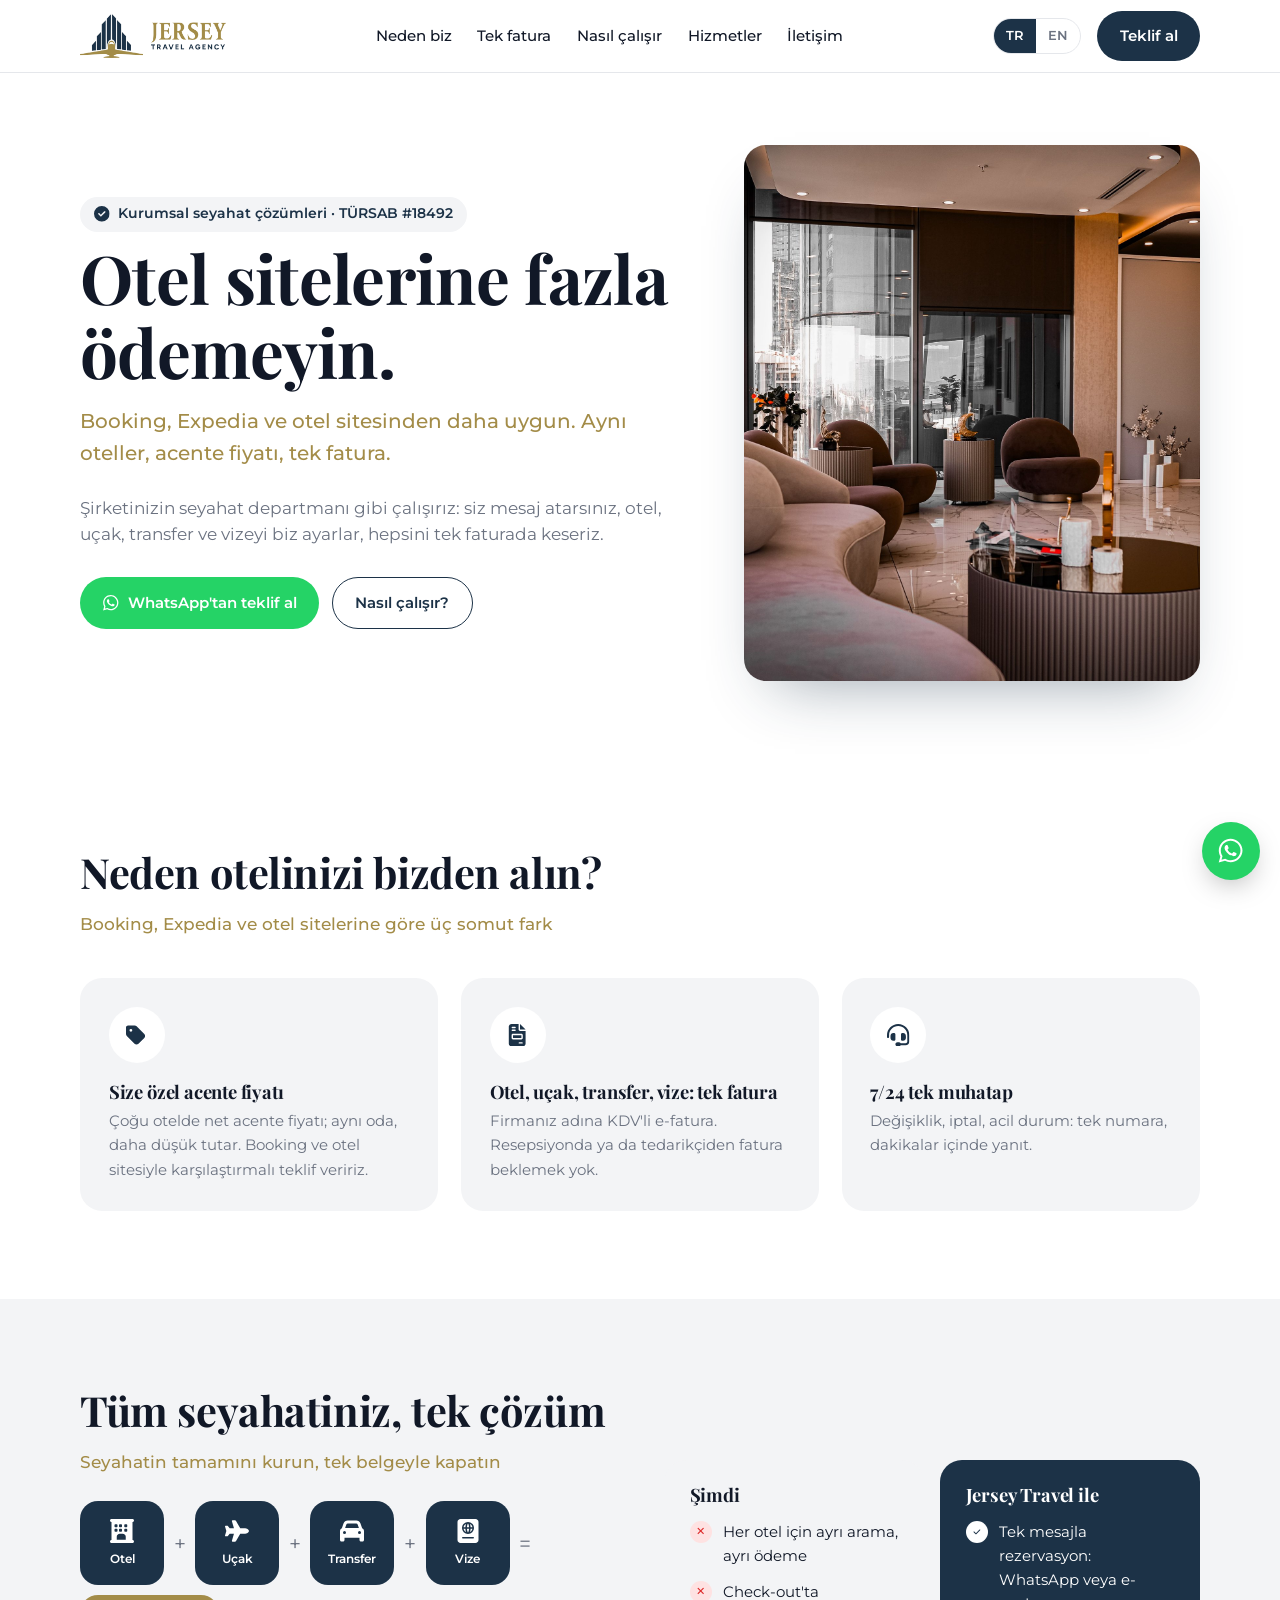
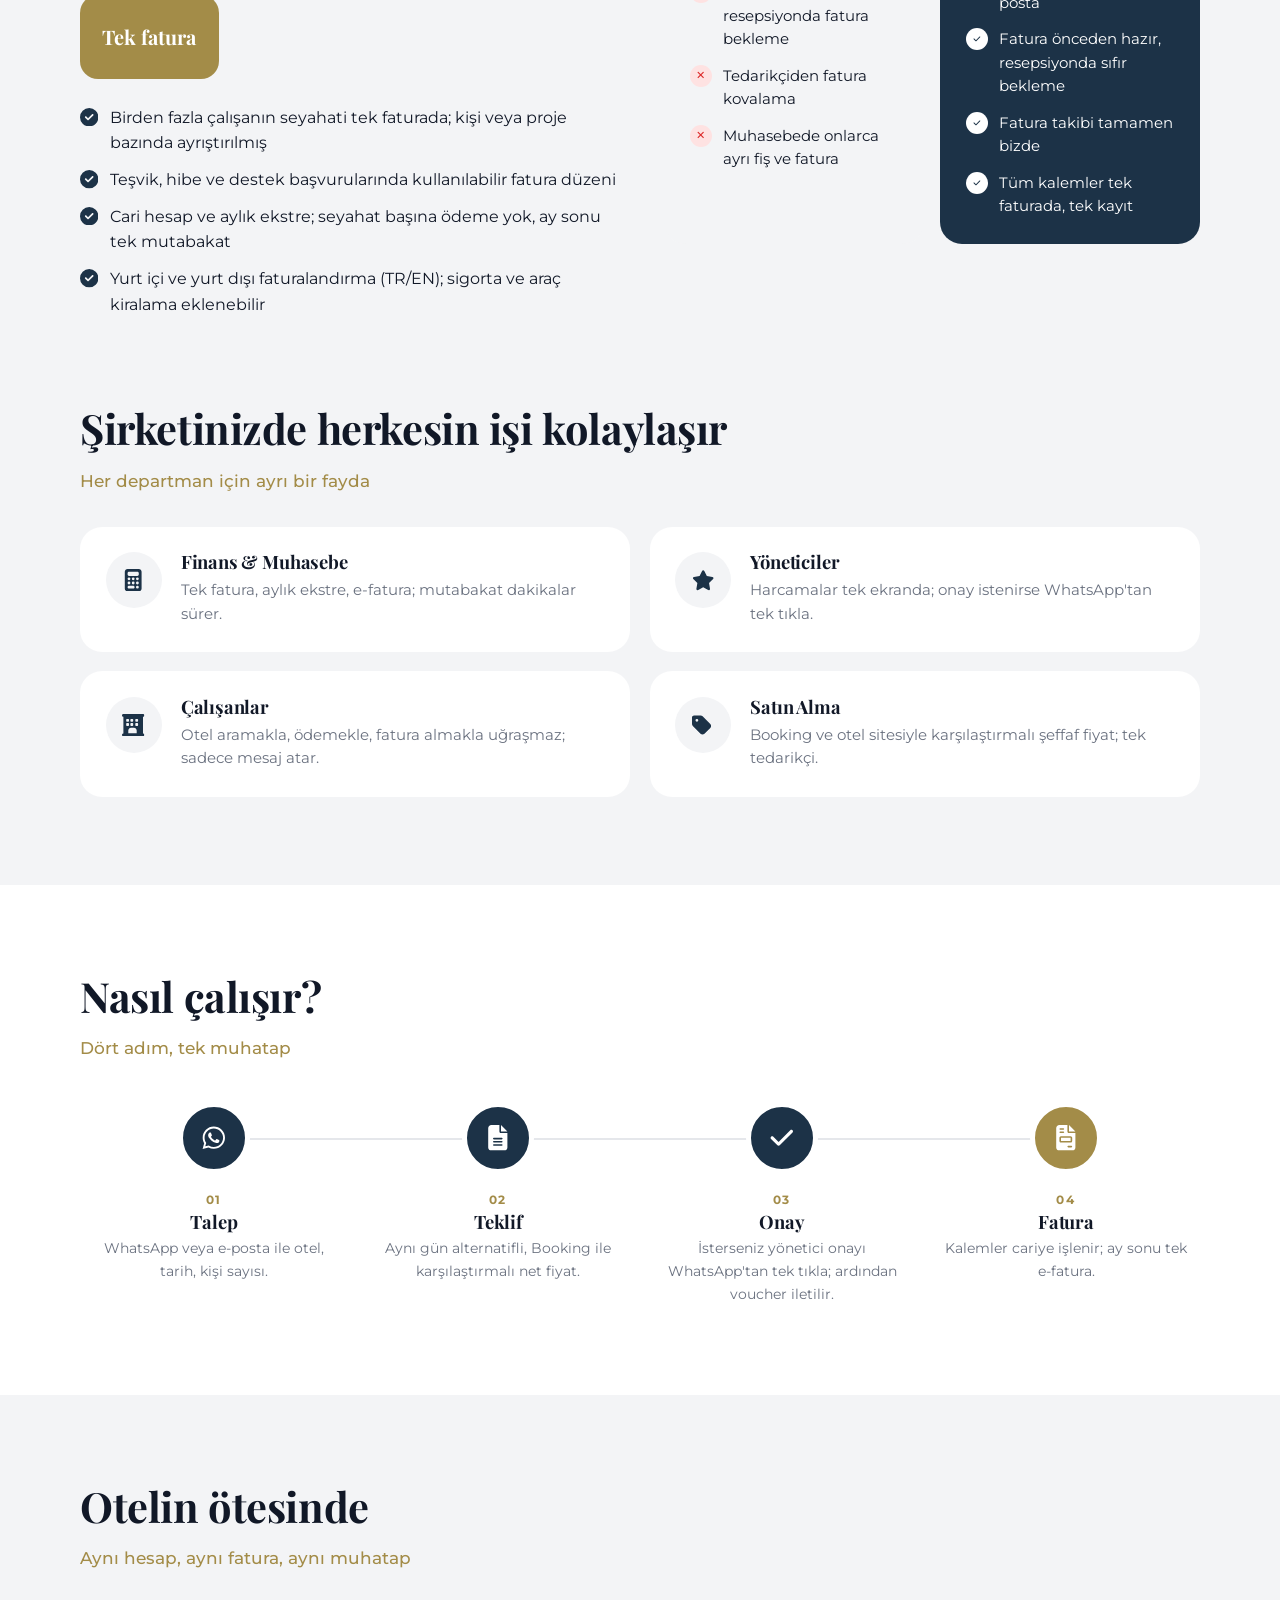
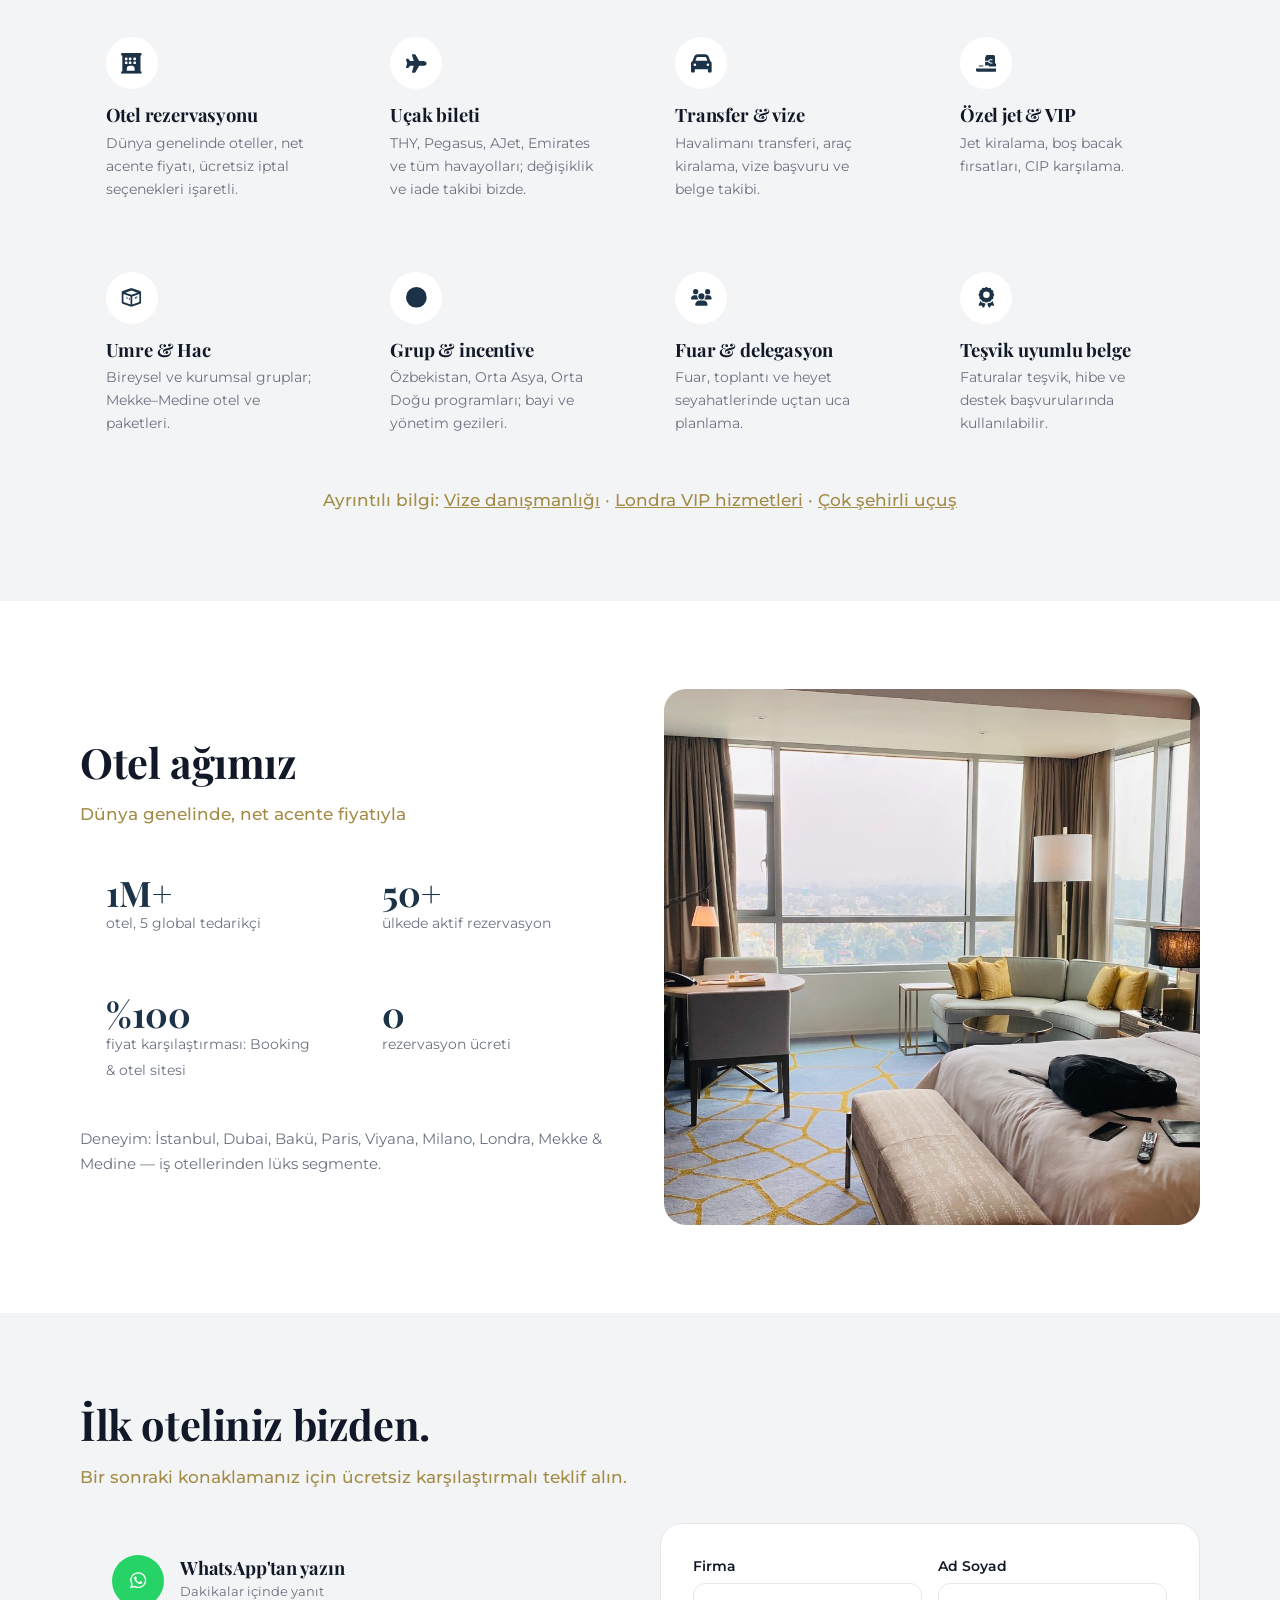
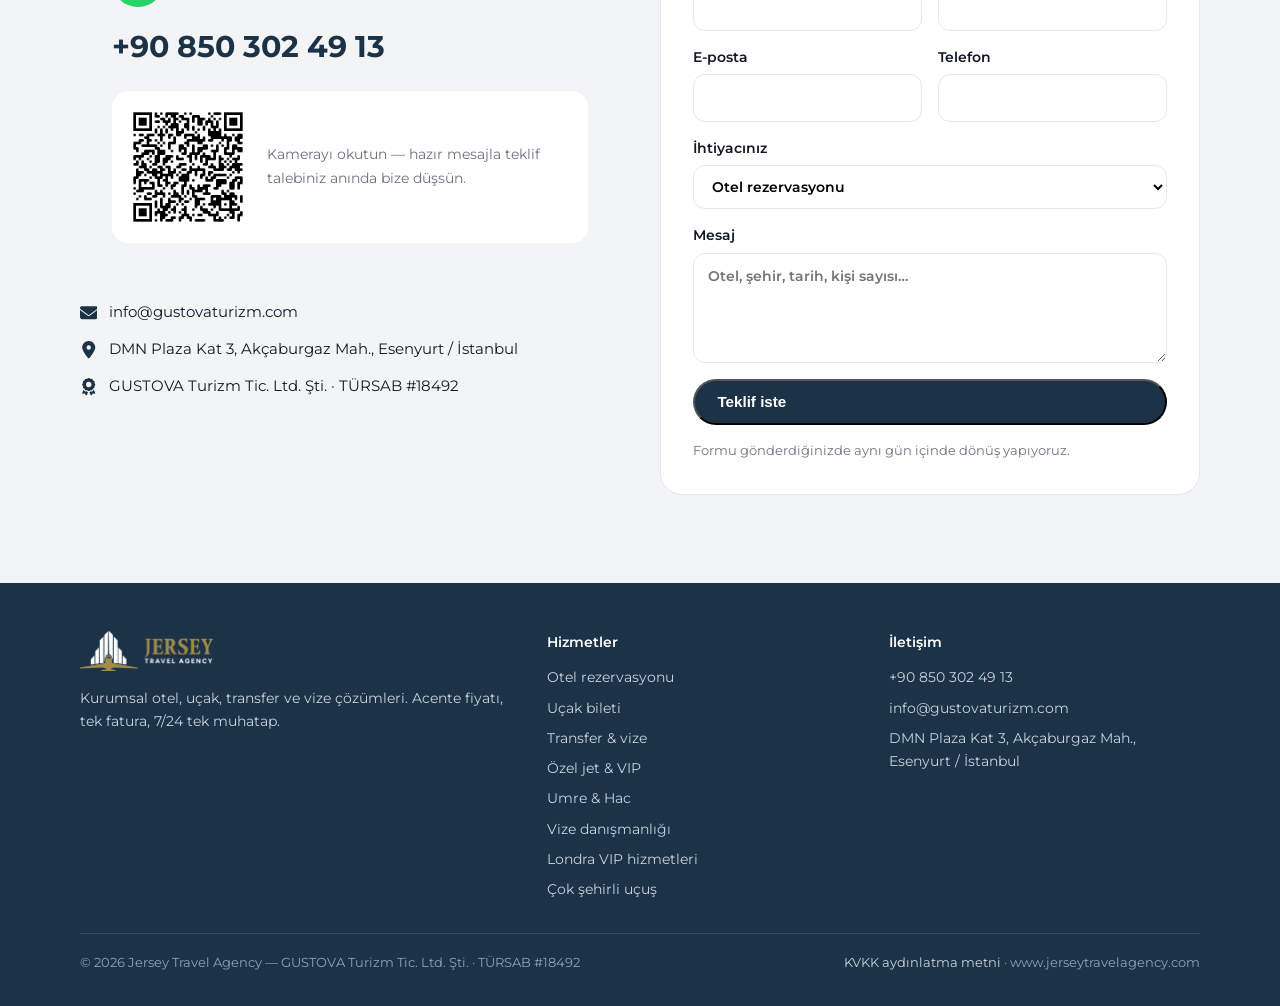
<file: index.html>
<!DOCTYPE html>
<html lang="tr">
<head>
<meta charset="UTF-8">
<meta name="viewport" content="width=device-width, initial-scale=1.0">
<title data-i18n="meta.title">Jersey Travel Agency – Kurumsal Seyahat Çözümleri | Otel, Uçak, Transfer, Vize</title>
<meta name="description" data-i18n-content="meta.desc" content="Kurumsal otel, uçak, transfer ve vize: çoğu otelde acente fiyatı, tek fatura, 7/24 tek muhatap. TÜRSAB #18492.">
<link rel="icon" href="img/logo-square.png">
<link rel="preconnect" href="https://fonts.googleapis.com">
<link rel="preconnect" href="https://fonts.gstatic.com" crossorigin>
<link href="https://fonts.googleapis.com/css2?family=Playfair+Display:wght@600;700&family=Montserrat:wght@400;500;600;700&display=swap" rel="stylesheet">
<style>
:root{
  --navy:#1C3247; --navy-2:#24405A; --gold:#A38C48; --gold-soft:#E7D9B0;
  --ink:#111827; --muted:#6B7280; --line:#E5E7EB; --bg2:#F3F4F6; --white:#FFFFFF; --wa:#25D366;
  --hf:'Playfair Display',Georgia,serif; --bf:'Montserrat',system-ui,sans-serif;
  --r:22px; --max:1120px;
}
*{box-sizing:border-box;margin:0;padding:0}
html{scroll-behavior:smooth}
body{font-family:var(--bf);color:var(--ink);background:var(--white);line-height:1.6;-webkit-font-smoothing:antialiased}
img{display:block;max-width:100%}
a{color:inherit}
h1,h2,h3{font-family:var(--hf);line-height:1.1;letter-spacing:-.01em}
h1{font-size:clamp(2.4rem,5.5vw,4.2rem)}
h2{font-size:clamp(1.8rem,3.4vw,2.6rem);margin-bottom:.4em}
h3{font-size:1.15rem;margin-bottom:.35em}
.wrap{width:min(var(--max),92%);margin:0 auto}
.sub{color:var(--gold);font-size:1.05rem;font-weight:500}
p.lead{color:var(--muted);font-size:1.05rem;max-width:58ch}
section{padding:5.5rem 0}
.alt{background:var(--bg2)}
:focus-visible{outline:3px solid var(--gold);outline-offset:3px}

/* nav */
header{position:sticky;top:0;z-index:50;background:rgba(255,255,255,.94);backdrop-filter:blur(8px);border-bottom:1px solid var(--line)}
.nav{display:flex;align-items:center;justify-content:space-between;height:72px}
.nav .logo img{height:44px;width:auto}
.nav ul{display:flex;gap:1.6rem;list-style:none}
.nav ul a{text-decoration:none;font-size:.92rem;font-weight:500;color:var(--ink)}
.nav ul a:hover{color:var(--gold)}
.nav-right{display:flex;align-items:center;gap:1rem}
.lang{display:inline-flex;border:1px solid var(--line);border-radius:999px;overflow:hidden;font-size:.8rem;font-weight:600}
.lang button{border:0;background:transparent;padding:.4rem .75rem;cursor:pointer;font:inherit;color:var(--muted)}
.lang button[aria-pressed="true"]{background:var(--navy);color:#fff}
.btn{display:inline-flex;align-items:center;gap:.5rem;text-decoration:none;font-weight:600;font-size:.95rem;padding:.8rem 1.4rem;border-radius:999px;transition:background .2s,color .2s}
.btn-navy{background:var(--navy);color:#fff}
.btn-navy:hover{background:var(--navy-2)}
.btn-wa{background:var(--wa);color:#fff}
.btn-wa:hover{background:#1fb457}
.btn-ghost{border:1.5px solid var(--navy);color:var(--navy)}
.btn-ghost:hover{background:var(--navy);color:#fff}
.burger{display:none;border:0;background:none;font-size:1.6rem;cursor:pointer;color:var(--navy)}
.ico{width:1.15em;height:1.15em;fill:currentColor;flex:none}

/* hero */
.hero{padding:4.5rem 0 5rem}
.hero .grid{display:grid;grid-template-columns:1.15fr .85fr;gap:3rem;align-items:center}
.hero h1{margin:.6rem 0 1rem}
.hero .sub{font-size:1.25rem;margin-bottom:1.6rem;display:block}
.hero .cta{display:flex;gap:.8rem;flex-wrap:wrap;margin-top:1.8rem}
.hero .photo{border-radius:var(--r);overflow:hidden;aspect-ratio:.85;box-shadow:0 30px 60px -30px rgba(28,50,71,.45)}
.hero .photo img{width:100%;height:100%;object-fit:cover}
.tag{display:inline-flex;align-items:center;gap:.5rem;font-size:.85rem;font-weight:600;color:var(--navy);background:var(--bg2);padding:.4rem .9rem;border-radius:999px}

/* benefits */
.benefits{display:grid;grid-template-columns:repeat(3,1fr);gap:1.4rem;margin-top:2.5rem}
.benefit{background:var(--bg2);border-radius:var(--r);padding:1.8rem}
.benefit .circle{width:56px;height:56px;border-radius:50%;background:#fff;display:grid;place-items:center;color:var(--navy);margin-bottom:1.2rem}
.benefit .circle .ico{width:1.4rem;height:1.4rem}
.benefit p{color:var(--muted);font-size:.95rem}

/* single invoice */
.invoice .grid{display:grid;grid-template-columns:1fr 1fr;gap:3rem;align-items:center}
.chain{display:flex;align-items:center;gap:.6rem;flex-wrap:wrap;margin:1.6rem 0}
.chain .box{width:84px;height:84px;border-radius:18px;background:var(--navy);color:#fff;display:flex;flex-direction:column;align-items:center;justify-content:center;gap:.35rem;font-size:.75rem;font-weight:600}
.chain .box .ico{width:1.5rem;height:1.5rem}
.chain .op{color:var(--muted);font-size:1.3rem}
.chain .sum{background:var(--gold);color:#fff;border-radius:18px;padding:0 1.4rem;height:84px;display:flex;align-items:center;font-family:var(--hf);font-weight:700;font-size:1.25rem}
.checks{list-style:none;display:grid;gap:.7rem}
.checks li{display:flex;gap:.7rem;align-items:flex-start;color:var(--ink)}
.checks .ico{color:var(--navy);margin-top:.2rem}
.compare{display:grid;grid-template-columns:1fr 1fr;gap:1rem}
.col{border-radius:var(--r);padding:1.6rem}
.col.now{background:var(--bg2)}
.col.us{background:var(--navy);color:#fff}
.col h3{margin-bottom:1rem}
.col ul{list-style:none;display:grid;gap:.8rem;font-size:.92rem}
.col li{display:flex;gap:.7rem;align-items:flex-start}
.col .dot{width:22px;height:22px;border-radius:50%;flex:none;display:grid;place-items:center;font-size:.7rem;font-weight:700}
.col.now .dot{background:#FEE2E2;color:#DC2626}
.col.us .dot{background:#fff;color:var(--navy)}

/* roles */
.roles{display:grid;grid-template-columns:1fr 1fr;gap:1.2rem;margin-top:2rem}
.role{display:flex;gap:1.2rem;background:#fff;border-radius:var(--r);padding:1.6rem}
.role .circle{width:56px;height:56px;flex:none;border-radius:50%;background:var(--bg2);display:grid;place-items:center;color:var(--navy)}
.role .circle .ico{width:1.4rem;height:1.4rem}
.role p{color:var(--muted);font-size:.93rem}

/* steps */
.steps{display:grid;grid-template-columns:repeat(4,1fr);gap:1rem;margin-top:2.5rem;position:relative}
.steps:before{content:"";position:absolute;left:12.5%;right:12.5%;top:36px;height:2px;background:var(--line)}
.step{text-align:center;position:relative}
.step .circle{width:72px;height:72px;border-radius:50%;background:var(--navy);border:5px solid #fff;display:grid;place-items:center;color:#fff;margin:0 auto 1rem}
.step:last-child .circle{background:var(--gold)}
.step .circle .ico{width:1.6rem;height:1.6rem}
.step .n{font-size:.75rem;font-weight:700;letter-spacing:.15em;color:var(--gold)}
.step h3{margin:.2rem 0 .3rem}
.step p{color:var(--muted);font-size:.9rem;padding:0 .5rem}

/* services */
.services{display:grid;grid-template-columns:repeat(4,1fr);gap:1.2rem;margin-top:2.5rem}
.service{background:var(--bg2);border-radius:var(--r);padding:1.6rem}
.service .circle{width:52px;height:52px;border-radius:50%;background:#fff;display:grid;place-items:center;color:var(--navy);margin-bottom:1rem}
.service .circle .ico{width:1.3rem;height:1.3rem}
.service p{color:var(--muted);font-size:.9rem}

/* network */
.network .grid{display:grid;grid-template-columns:1fr 1fr;gap:3rem;align-items:center}
.stats{display:grid;grid-template-columns:1fr 1fr;gap:1rem;margin-top:1.5rem}
.stat{background:#fff;border-radius:var(--r);padding:1.4rem 1.6rem}
.stat b{font-family:var(--hf);font-size:2.2rem;color:var(--navy);display:block;line-height:1}
.stat span{color:var(--muted);font-size:.88rem}
.network .photo{border-radius:var(--r);overflow:hidden;aspect-ratio:1}
.network .photo img{width:100%;height:100%;object-fit:cover}

/* contact */
.contact .grid{display:grid;grid-template-columns:1fr 1fr;gap:2.5rem;align-items:start}
.wa-card{background:var(--bg2);border-radius:var(--r);padding:2rem}
.wa-card .head{display:flex;align-items:center;gap:1rem;margin-bottom:1rem}
.wa-card .head .circle{width:52px;height:52px;border-radius:50%;background:var(--wa);display:grid;place-items:center;color:#fff}
.wa-card .num{font-size:1.9rem;font-weight:700;color:var(--navy);text-decoration:none;display:block;margin:.4rem 0 1.2rem}
.wa-card .qr{display:flex;gap:1.2rem;align-items:center;background:#fff;border-radius:16px;padding:1rem}
.wa-card .qr img{width:120px;height:120px}
.wa-card .qr p{font-size:.9rem;color:var(--muted)}
.info{display:grid;gap:.8rem;margin-top:1.6rem;font-size:.95rem}
.info div{display:flex;gap:.7rem;align-items:flex-start}
.info .ico{color:var(--navy);margin-top:.25rem}
.info a{text-decoration:none}
form{background:#fff;border:1px solid var(--line);border-radius:var(--r);padding:2rem;display:grid;gap:1rem}
label{font-size:.85rem;font-weight:600;display:grid;gap:.35rem}
input,select,textarea{font:inherit;padding:.75rem .9rem;border:1px solid var(--line);border-radius:12px;background:#fff;width:100%}
textarea{min-height:110px;resize:vertical}
.two{display:grid;grid-template-columns:1fr 1fr;gap:1rem}
.note{font-size:.8rem;color:var(--muted)}

footer{background:var(--navy);color:#C8D3DE;padding:3rem 0 2rem;font-size:.9rem}
footer .grid{display:grid;grid-template-columns:1.4fr 1fr 1fr;gap:2rem;align-items:start}
footer img{height:40px;width:auto;margin-bottom:1rem}
footer h4{color:#fff;font-family:var(--bf);font-weight:600;margin-bottom:.8rem}
footer ul{list-style:none;display:grid;gap:.45rem}
footer a{text-decoration:none;color:#C8D3DE}
footer a:hover{color:#fff}
footer .bottom{border-top:1px solid rgba(255,255,255,.12);margin-top:2rem;padding-top:1.2rem;font-size:.8rem;color:#8FA3B8;display:flex;justify-content:space-between;flex-wrap:wrap;gap:.5rem}
.wa-float{position:fixed;right:20px;bottom:20px;width:58px;height:58px;border-radius:50%;background:var(--wa);color:#fff;display:grid;place-items:center;box-shadow:0 10px 30px -10px rgba(0,0,0,.4);z-index:40}
.wa-float .ico{width:1.7rem;height:1.7rem}

@media (max-width:900px){
  .hero .grid,.invoice .grid,.network .grid,.contact .grid,.compare{grid-template-columns:1fr}
  .hero .photo{aspect-ratio:1.3;order:-1}
  .benefits{grid-template-columns:1fr}
  .roles{grid-template-columns:1fr}
  .steps{grid-template-columns:1fr 1fr;gap:2rem}
  .steps:before{display:none}
  .services{grid-template-columns:1fr 1fr}
  footer .grid{grid-template-columns:1fr}
  .nav ul{display:none;position:absolute;left:0;right:0;top:72px;background:#fff;flex-direction:column;padding:1rem 4%;border-bottom:1px solid var(--line)}
  .nav ul.open{display:flex}
  .burger{display:block}
  .nav-right .btn{display:none}
  section{padding:3.5rem 0}
}
@media (max-width:560px){.services{grid-template-columns:1fr}.two{grid-template-columns:1fr}.steps{grid-template-columns:1fr}}
@media (prefers-reduced-motion:reduce){html{scroll-behavior:auto}}
</style>
</head>
<body>

<svg width="0" height="0" style="position:absolute" aria-hidden="true">
<symbol id="i-tag" viewBox="0 0 512 512"><path d="M0 80V229.5c0 17 6.7 33.3 18.7 45.3l176 176c25 25 65.5 25 90.5 0L418.7 317.3c25-25 25-65.5 0-90.5l-176-176c-12-12-28.3-18.7-45.3-18.7H48C21.5 32 0 53.5 0 80zm112 32a32 32 0 1 1 0 64 32 32 0 1 1 0-64z"/></symbol>
<symbol id="i-invoice" viewBox="0 0 384 512"><path d="M64 0C28.7 0 0 28.7 0 64V448c0 35.3 28.7 64 64 64H320c35.3 0 64-28.7 64-64V160H256c-17.7 0-32-14.3-32-32V0H64zM256 0V128H384L256 0zM80 64h64c8.8 0 16 7.2 16 16s-7.2 16-16 16H80c-8.8 0-16-7.2-16-16s7.2-16 16-16zm0 64h64c8.8 0 16 7.2 16 16s-7.2 16-16 16H80c-8.8 0-16-7.2-16-16s7.2-16 16-16zm16 96H288c17.7 0 32 14.3 32 32v64c0 17.7-14.3 32-32 32H96c-17.7 0-32-14.3-32-32V256c0-17.7 14.3-32 32-32zm0 32v64H288V256H96zM240 416h64c8.8 0 16 7.2 16 16s-7.2 16-16 16H240c-8.8 0-16-7.2-16-16s7.2-16 16-16z"/></symbol>
<symbol id="i-headset" viewBox="0 0 512 512"><path d="M256 48C141.1 48 48 141.1 48 256v40c0 13.3-10.7 24-24 24s-24-10.7-24-24V256C0 114.6 114.6 0 256 0S512 114.6 512 256V400.1c0 48.6-39.4 88-88.1 88L313.6 488c-8.3 14.3-23.8 24-41.6 24H240c-26.5 0-48-21.5-48-48s21.5-48 48-48h32c17.8 0 33.3 9.7 41.6 24l110.4 .1c22.1 0 40-17.9 40-40V256c0-114.9-93.1-208-208-208zM144 208h16c17.7 0 32 14.3 32 32V352c0 17.7-14.3 32-32 32H144c-35.3 0-64-28.7-64-64V272c0-35.3 28.7-64 64-64zm224 0c35.3 0 64 28.7 64 64v48c0 35.3-28.7 64-64 64H352c-17.7 0-32-14.3-32-32V240c0-17.7 14.3-32 32-32h16z"/></symbol>
<symbol id="i-hotel" viewBox="0 0 512 512"><path d="M32 0C14.3 0 0 14.3 0 32S14.3 64 32 64V448c-17.7 0-32 14.3-32 32s14.3 32 32 32H480c17.7 0 32-14.3 32-32s-14.3-32-32-32V64c17.7 0 32-14.3 32-32s-14.3-32-32-32H32zM96 128c0-8.8 7.2-16 16-16h32c8.8 0 16 7.2 16 16v32c0 8.8-7.2 16-16 16H112c-8.8 0-16-7.2-16-16V128zm112-16h32c8.8 0 16 7.2 16 16v32c0 8.8-7.2 16-16 16H208c-8.8 0-16-7.2-16-16V128c0-8.8 7.2-16 16-16zm96 16c0-8.8 7.2-16 16-16h32c8.8 0 16 7.2 16 16v32c0 8.8-7.2 16-16 16H320c-8.8 0-16-7.2-16-16V128zM96 224c0-8.8 7.2-16 16-16h32c8.8 0 16 7.2 16 16v32c0 8.8-7.2 16-16 16H112c-8.8 0-16-7.2-16-16V224zm112-16h32c8.8 0 16 7.2 16 16v32c0 8.8-7.2 16-16 16H208c-8.8 0-16-7.2-16-16V224c0-8.8 7.2-16 16-16zm96 16c0-8.8 7.2-16 16-16h32c8.8 0 16 7.2 16 16v32c0 8.8-7.2 16-16 16H320c-8.8 0-16-7.2-16-16V224zm-96 88h64c35.3 0 64 28.7 64 64v64H144V376c0-35.3 28.7-64 64-64z"/></symbol>
<symbol id="i-plane" viewBox="0 0 576 512"><path d="M482.3 192c34.2 0 93.7 29 93.7 64c0 36-59.5 64-93.7 64l-116.6 0L265.2 495.9c-5.7 10-16.3 16.1-27.8 16.1l-56.2 0c-10.6 0-18.3-10.2-15.4-20.4l49-171.6L112 320 68.8 377.6c-3 4-7.8 6.4-12.8 6.4l-42 0c-7.8 0-14-6.3-14-14c0-1.3 .2-2.6 .5-3.9L32 256 .5 145.9c-.4-1.3-.5-2.6-.5-3.9c0-7.8 6.3-14 14-14l42 0c5 0 9.8 2.4 12.8 6.4L112 192l102.9 0-49-171.6C162.9 10.2 170.6 0 181.2 0l56.2 0c11.5 0 22.1 6.2 27.8 16.1L365.7 192l116.6 0z"/></symbol>
<symbol id="i-car" viewBox="0 0 512 512"><path d="M135.2 117.4L109.1 192H402.9l-26.1-74.6C372.3 104.6 360.2 96 346.6 96H165.4c-13.6 0-25.7 8.6-30.2 21.4zM39.6 196.8L74.8 96.3C88.3 57.8 124.6 32 165.4 32H346.6c40.8 0 77.1 25.8 90.6 64.3l35.2 100.5c23.2 9.6 39.6 32.5 39.6 59.2V400v48c0 17.7-14.3 32-32 32H448c-17.7 0-32-14.3-32-32V400H96v48c0 17.7-14.3 32-32 32H32c-17.7 0-32-14.3-32-32V400V256c0-26.7 16.4-49.6 39.6-59.2zM128 288a32 32 0 1 0 -64 0 32 32 0 1 0 64 0zm288 32a32 32 0 1 0 0-64 32 32 0 1 0 0 64z"/></symbol>
<symbol id="i-passport" viewBox="0 0 448 512"><path d="M0 64C0 28.7 28.7 0 64 0H384c35.3 0 64 28.7 64 64V448c0 35.3-28.7 64-64 64H64c-35.3 0-64-28.7-64-64V64zM183 278.8c-27.9-13.2-48.4-39.4-53.7-70.8h39.1c1.6 30.4 7.7 53.8 14.6 70.8zm41.3 9.2l-.3 0-.3 0c-2.4-3.5-5.7-8.9-9.1-16.5c-6-13.6-12.4-34.3-14.2-63.5h47.1c-1.8 29.2-8.1 49.9-14.2 63.5c-3.4 7.6-6.7 13-9.1 16.5zm40.7-9.2c6.8-17.1 12.9-40.4 14.6-70.8h39.1c-5.3 31.4-25.8 57.6-53.7 70.8zM279.6 176c-1.6-30.4-7.7-53.8-14.6-70.8c27.9 13.2 48.4 39.4 53.7 70.8H279.6zM223.7 96l.3 0 .3 0c2.4 3.5 5.7 8.9 9.1 16.5c6 13.6 12.4 34.3 14.2 63.5H200.5c1.8-29.2 8.1-49.9 14.2-63.5c3.4-7.6 6.7-13 9.1-16.5zM183 105.2c-6.8 17.1-12.9 40.4-14.6 70.8H129.3c5.3-31.4 25.8-57.6 53.7-70.8zM96 192a128 128 0 1 0 256 0 128 128 0 1 0 -256 0zM112 384c-8.8 0-16 7.2-16 16s7.2 16 16 16H336c8.8 0 16-7.2 16-16s-7.2-16-16-16H112z"/></symbol>
<symbol id="i-check" viewBox="0 0 512 512"><path d="M256 512A256 256 0 1 0 256 0a256 256 0 1 0 0 512zM369 209L241 337c-9.4 9.4-24.6 9.4-33.9 0l-64-64c-9.4-9.4-9.4-24.6 0-33.9s24.6-9.4 33.9 0l47 47L335 175c9.4-9.4 24.6-9.4 33.9 0s9.4 24.6 0 33.9z"/></symbol>
<symbol id="i-calc" viewBox="0 0 384 512"><path d="M64 0C28.7 0 0 28.7 0 64V448c0 35.3 28.7 64 64 64H320c35.3 0 64-28.7 64-64V64c0-35.3-28.7-64-64-64H64zM96 64H288c17.7 0 32 14.3 32 32v32c0 17.7-14.3 32-32 32H96c-17.7 0-32-14.3-32-32V96c0-17.7 14.3-32 32-32zm32 160a32 32 0 1 1 -64 0 32 32 0 1 1 64 0zM96 352a32 32 0 1 1 0-64 32 32 0 1 1 0 64zM64 416c0-17.7 14.3-32 32-32h96c17.7 0 32 14.3 32 32s-14.3 32-32 32H96c-17.7 0-32-14.3-32-32zM192 256a32 32 0 1 1 0-64 32 32 0 1 1 0 64zm32 64a32 32 0 1 1 -64 0 32 32 0 1 1 64 0zm64-64a32 32 0 1 1 0-64 32 32 0 1 1 0 64zm32 64a32 32 0 1 1 -64 0 32 32 0 1 1 64 0zM288 448a32 32 0 1 1 0-64 32 32 0 1 1 0 64z"/></symbol>
<symbol id="i-star" viewBox="0 0 576 512"><path d="M316.9 18C311.6 7 300.4 0 288.1 0s-23.4 7-28.8 18L195 150.3 51.4 171.5c-12 1.8-22 10.2-25.7 21.7s-.7 24.2 7.9 32.7L137.8 329 113.2 474.7c-2 12 3 24.2 12.9 31.3s23 8 33.8 2.3l128.3-68.5 128.3 68.5c10.8 5.7 23.9 4.9 33.8-2.3s14.9-19.3 12.9-31.3L438.5 329 542.7 225.9c8.6-8.5 11.7-21.2 7.9-32.7s-13.7-19.9-25.7-21.7L381.2 150.3 316.9 18z"/></symbol>
<symbol id="i-users" viewBox="0 0 640 512"><path d="M144 0a80 80 0 1 1 0 160A80 80 0 1 1 144 0zM512 0a80 80 0 1 1 0 160A80 80 0 1 1 512 0zM0 298.7C0 239.8 47.8 192 106.7 192h42.7c15.9 0 31 3.5 44.6 9.7c-1.3 7.2-1.9 14.7-1.9 22.3c0 38.2 16.8 72.5 43.3 96c-.2 0-.4 0-.7 0H21.3C9.6 320 0 310.4 0 298.7zM405.3 320c-.2 0-.4 0-.7 0c26.6-23.5 43.3-57.8 43.3-96c0-7.6-.7-15-1.9-22.3c13.6-6.3 28.7-9.7 44.6-9.7h42.7C592.2 192 640 239.8 640 298.7c0 11.8-9.6 21.3-21.3 21.3H405.3zM224 224a96 96 0 1 1 192 0 96 96 0 1 1 -192 0zM128 485.3C128 411.7 187.7 352 261.3 352H378.7C452.3 352 512 411.7 512 485.3c0 14.7-11.9 26.7-26.7 26.7H154.7c-14.7 0-26.7-11.9-26.7-26.7z"/></symbol>
<symbol id="i-award" viewBox="0 0 384 512"><path d="M173.8 5.5c11-7.3 25.4-7.3 36.4 0L228 17.2c6 3.9 13 5.8 20.1 5.4l21.3-1.3c13.2-.8 25.6 6.4 31.5 18.2l9.6 19.1c3.2 6.4 8.4 11.5 14.7 14.7L344.5 83c11.8 5.9 19 18.3 18.2 31.5l-1.3 21.3c-.4 7.1 1.5 14.2 5.4 20.1l11.8 17.8c7.3 11 7.3 25.4 0 36.4L366.8 228c-3.9 6-5.8 13-5.4 20.1l1.3 21.3c.8 13.2-6.4 25.6-18.2 31.5l-19.1 9.6c-6.4 3.2-11.5 8.4-14.7 14.7L301 344.5c-5.9 11.8-18.3 19-31.5 18.2l-21.3-1.3c-7.1-.4-14.2 1.5-20.1 5.4l-17.8 11.8c-11 7.3-25.4 7.3-36.4 0L156 366.8c-6-3.9-13-5.8-20.1-5.4l-21.3 1.3c-13.2 .8-25.6-6.4-31.5-18.2l-9.6-19.1c-3.2-6.4-8.4-11.5-14.7-14.7L39.5 301c-11.8-5.9-19-18.3-18.2-31.5l1.3-21.3c.4-7.1-1.5-14.2-5.4-20.1L5.5 210.2c-7.3-11-7.3-25.4 0-36.4L17.2 156c3.9-6 5.8-13 5.4-20.1l-1.3-21.3c-.8-13.2 6.4-25.6 18.2-31.5l19.1-9.6C65 70.2 70.2 65 73.4 58.6L83 39.5c5.9-11.8 18.3-19 31.5-18.2l21.3 1.3c7.1 .4 14.2-1.5 20.1-5.4L173.8 5.5zM272 192a80 80 0 1 0 -160 0 80 80 0 1 0 160 0zM1.3 441.8L44.4 339.3c.2 .1 .3 .2 .4 .4l9.6 19.1c11.7 23.2 36 37.3 62 35.8l21.3-1.3c.2 0 .5 0 .7 .2l17.8 11.8c5.1 3.3 10.5 5.9 16.1 7.7l-37.6 89.3c-2.3 5.5-7.4 9.2-13.3 9.7s-11.6-2.2-14.8-7.2L74.4 455.5l-56.1 8.3c-5.7 .8-11.4-1.5-15-6s-4.3-10.7-2.1-16zm248 60.4l-37.6-89.3c5.6-1.8 11-4.3 16.1-7.7l17.8-11.8c.2-.1 .4-.2 .7-.2l21.3 1.3c26 1.5 50.3-12.6 62-35.8l9.6-19.1c.1-.2 .2-.3 .4-.4l43.2 102.5c2.2 5.3 1.4 11.4-2.1 16s-9.3 6.9-15 6l-56.1-8.3-32.2 49.2c-3.2 5-8.9 7.7-14.8 7.2s-11-4.3-13.3-9.7z"/></symbol>
<symbol id="i-wallet" viewBox="0 0 512 512"><path d="M64 32C28.7 32 0 60.7 0 96V416c0 35.3 28.7 64 64 64H448c35.3 0 64-28.7 64-64V192c0-35.3-28.7-64-64-64H80c-8.8 0-16-7.2-16-16s7.2-16 16-16H448c17.7 0 32-14.3 32-32s-14.3-32-32-32H64zM416 272a32 32 0 1 1 0 64 32 32 0 1 1 0-64z"/></symbol>
<symbol id="i-clock" viewBox="0 0 512 512"><path d="M256 0a256 256 0 1 1 0 512A256 256 0 1 1 256 0zM232 120V256c0 8 4 15.5 10.7 20l96 64c11 7.4 25.9 4.4 33.3-6.7s4.4-25.9-6.7-33.3L280 243.2V120c0-13.3-10.7-24-24-24s-24 10.7-24 24z"/></symbol>
<symbol id="i-wa" viewBox="0 0 448 512"><path d="M380.9 97.1C339 55.1 283.2 32 223.9 32c-122.4 0-222 99.6-222 222 0 39.1 10.2 77.3 29.6 111L0 480l117.7-30.9c32.4 17.7 68.9 27 106.1 27h.1c122.3 0 224.1-99.6 224.1-222 0-59.3-25.2-115-67.1-157zm-157 341.6c-33.2 0-65.7-8.9-94-25.7l-6.7-4-69.8 18.3L72 359.2l-4.4-7c-18.5-29.4-28.2-63.3-28.2-98.2 0-101.7 82.8-184.5 184.6-184.5 49.3 0 95.6 19.2 130.4 54.1 34.8 34.9 56.2 81.2 56.1 130.5 0 101.8-84.9 184.6-186.6 184.6zm101.2-138.2c-5.5-2.8-32.8-16.2-37.9-18-5.1-1.9-8.8-2.8-12.5 2.8-3.7 5.6-14.3 18-17.6 21.8-3.2 3.7-6.5 4.2-12 1.4-32.6-16.3-54-29.1-75.5-66-5.7-9.8 5.7-9.1 16.3-30.3 1.8-3.7.9-6.9-.5-9.7-1.4-2.8-12.5-30.1-17.1-41.2-4.5-10.8-9.1-9.3-12.5-9.5-3.2-.2-6.9-.2-10.6-.2-3.7 0-9.7 1.4-14.8 6.9-5.1 5.6-19.4 19-19.4 46.3 0 27.3 19.9 53.7 22.6 57.4 2.8 3.7 39.1 59.7 94.8 83.8 35.2 15.2 49 16.5 66.6 13.9 10.7-1.6 32.8-13.4 37.4-26.4 4.6-13 4.6-24.1 3.2-26.4-1.3-2.5-5-3.9-10.5-6.6z"/></symbol>
<symbol id="i-doc" viewBox="0 0 384 512"><path d="M64 0C28.7 0 0 28.7 0 64V448c0 35.3 28.7 64 64 64H320c35.3 0 64-28.7 64-64V160H256c-17.7 0-32-14.3-32-32V0H64zM256 0V128H384L256 0zM112 256H272c8.8 0 16 7.2 16 16s-7.2 16-16 16H112c-8.8 0-16-7.2-16-16s7.2-16 16-16zm0 64H272c8.8 0 16 7.2 16 16s-7.2 16-16 16H112c-8.8 0-16-7.2-16-16s7.2-16 16-16zm0 64H272c8.8 0 16 7.2 16 16s-7.2 16-16 16H112c-8.8 0-16-7.2-16-16s7.2-16 16-16z"/></symbol>
<symbol id="i-tick" viewBox="0 0 448 512"><path d="M438.6 105.4c12.5 12.5 12.5 32.8 0 45.3l-256 256c-12.5 12.5-32.8 12.5-45.3 0l-128-128c-12.5-12.5-12.5-32.8 0-45.3s32.8-12.5 45.3 0L160 338.7 393.4 105.4c12.5-12.5 32.8-12.5 45.3 0z"/></symbol>
<symbol id="i-jet" viewBox="0 0 640 512"><path d="M160 24c0-13.3 10.7-24 24-24H296c13.3 0 24 10.7 24 24s-10.7 24-24 24H280V176H376l19.1-25.5c11.5-15.3 29.5-24.5 48.7-24.5H496c8.8 0 16 7.2 16 16s-7.2 16-16 16H443.8c-9.1 0-17.7 4.3-23 11.7L403 192l17.9 22.3c5.4 7.4 13.9 11.7 23 11.7H496c8.8 0 16 7.2 16 16s-7.2 16-16 16H443.8c-19.2 0-37.2-9.2-48.7-24.5L376 208H280V320H408c-8.8 0-16 7.2-16 16s7.2 16 16 16H592c26.5 0 48-21.5 48-48s-21.5-48-48-48H584V48c0-26.5-21.5-48-48-48H184c-13.3 0-24 10.7-24 24zM80 336c0 8.8 7.2 16 16 16H232c-8.8 0-16-7.2-16-16s7.2-16 16-16H96c-8.8 0-16 7.2-16 16zM0 464c0 26.5 21.5 48 48 48H592c26.5 0 48-21.5 48-48V416H0v48z"/></symbol>
<symbol id="i-globe" viewBox="0 0 512 512"><path d="M256 0a256 256 0 1 1 0 512 256 256 0 1 1 0-512zM152 256c0 22.2 1.2 43.5 3.3 64H55.3c-4.8-20.5-7.3-41.9-7.3-64s2.5-43.5 7.3-64h100c-2.1 20.5-3.3 41.8-3.3 64zm52.6-96h102.8c2.4 20.4 3.8 41.8 3.8 64s-1.4 43.6-3.8 64H204.6c-2.4-20.4-3.8-41.8-3.8-64s1.4-43.6 3.8-64zm34.5-66.4c11.4-23.5 22.8-42.4 32.3-52.9 9.5 10.5 20.9 29.4 32.3 52.9 3.8 7.9 7.4 16.5 10.7 25.6H228.4c3.3-9.1 6.9-17.7 10.7-25.6zM188 129.6c4.6-10.9 9.7-21.3 15.2-31 9.9 3.3 19.2 8 27.8 13.8-6.4 5.4-12.2 11.3-17.5 17.2H188zm-46.8 32H55.3c19.4-54.1 60.4-97.9 112.8-119.8-15.2 25.3-27.3 61.6-34.9 119.8zm262.5 0h-90.2c-7.6-58.2-19.7-94.5-34.9-119.8 52.4 21.9 93.4 65.7 112.8 119.8zm.7 32c4.8 20.5 7.3 41.9 7.3 64s-2.5 43.5-7.3 64H356.7c2.1-20.5 3.3-41.8 3.3-64s-1.2-43.5-3.3-64h100zM355.7 350.4c-3.3 9.1-6.9 17.7-10.7 25.6-11.4 23.5-22.8 42.4-32.3 52.9-9.5-10.5-20.9-29.4-32.3-52.9-3.8-7.9-7.4-16.5-10.7-25.6h85.9zm26.3 0h74.7c-19.4 54.1-60.4 97.9-112.8 119.8 15.2-25.3 27.3-61.6 34.9-119.8zm-266.8 0c7.6 58.2 19.7 94.5 34.9 119.8-52.4-21.9-93.4-65.7-112.8-119.8h77.9z"/></symbol>
<symbol id="i-kaaba" viewBox="0 0 576 512"><path d="M288 0c-8.3 0-16.5 1.6-24.2 4.7L45.1 81.2C29.8 86.9 20 101.6 20 118v276c0 16.4 9.8 31.1 25.1 36.8l218.7 76.5c15.6 5.5 32.8 5.5 48.4 0l218.7-76.5c15.3-5.7 25.1-20.4 25.1-36.8V118c0-16.4-9.8-31.1-25.1-36.8L312.2 4.7C304.5 1.6 296.3 0 288 0zm0 66l166.8 58.4L288 182.8 121.2 124.4 288 66zM68 160.3l196 68.6V450.4L68 381.8V160.3zm244 68.6l196-68.6V381.8L312 450.4V228.9zm-70.5 41.4l-22.9-8V320l22.9 8V270.3zm-64.8-22.7l-22.9-8v58.4l22.9 8V247.6zM384 300.1v-53.7l22.9-8v53.7l-22.9 8zm42.7-15v-53.7l22.9-8v53.7l-22.9 8z"/></symbol>
<symbol id="i-mail" viewBox="0 0 512 512"><path d="M48 64C21.5 64 0 85.5 0 112c0 15.1 7.1 29.3 19.2 38.4L236.8 313.6c11.4 8.5 27 8.5 38.4 0L493.8 150.4c12.1-9.1 19.2-23.3 19.2-38.4c0-26.5-21.5-48-48-48H48zM0 176V384c0 35.3 28.7 64 64 64H448c35.3 0 64-28.7 64-64V176L294.4 339.2c-22.8 17.1-54 17.1-76.8 0L0 176z"/></symbol>
<symbol id="i-pin" viewBox="0 0 384 512"><path d="M215.7 499.2C267 435 384 279.4 384 192C384 86 298 0 192 0S0 86 0 192c0 87.4 117 243 168.3 307.2c12.3 15.3 35.1 15.3 47.4 0zM192 128a64 64 0 1 1 0 128 64 64 0 1 1 0-128z"/></symbol>
<symbol id="i-phone" viewBox="0 0 512 512"><path d="M164.9 24.6c-7.7-18.6-28-28.5-47.4-23.2l-88 24C12.1 30.2 0 46 0 64C0 311.4 200.6 512 448 512c18 0 33.8-12.1 38.6-29.5l24-88c5.3-19.4-4.6-39.7-23.2-47.4l-96-40c-16.3-6.8-35.2-2.1-46.3 11.6L304.7 368C234.3 334.7 177.3 277.7 144 207.3L193.3 167c13.7-11.2 18.4-30 11.6-46.3l-40-96z"/></symbol>
</svg>

<header>
  <div class="wrap nav">
    <a class="logo" href="#top" aria-label="Jersey Travel Agency"><img src="img/logo.png" alt="Jersey Travel Agency"></a>
    <ul id="menu">
      <li><a href="#neden" data-i18n="nav.why">Neden biz</a></li>
      <li><a href="#fatura" data-i18n="nav.invoice">Tek fatura</a></li>
      <li><a href="#nasil" data-i18n="nav.how">Nasıl çalışır</a></li>
      <li><a href="#hizmetler" data-i18n="nav.services">Hizmetler</a></li>
      <li><a href="#iletisim" data-i18n="nav.contact">İletişim</a></li>
    </ul>
    <div class="nav-right">
      <div class="lang" role="group" aria-label="Language">
        <button type="button" data-lang="tr" aria-pressed="true">TR</button>
        <button type="button" data-lang="en" aria-pressed="false">EN</button>
      </div>
      <a class="btn btn-navy" href="#iletisim" data-i18n="nav.cta">Teklif al</a>
      <button class="burger" aria-label="Menu" aria-expanded="false" aria-controls="menu">☰</button>
    </div>
  </div>
</header>

<main id="top">
<section class="hero">
  <div class="wrap grid">
    <div>
      <span class="tag"><svg class="ico"><use href="#i-check"/></svg><span data-i18n="hero.tag">Kurumsal seyahat çözümleri · TÜRSAB #18492</span></span>
      <h1 data-i18n="hero.h1">Otel sitelerine fazla ödemeyin.</h1>
      <span class="sub" data-i18n="hero.sub">Booking, Expedia ve otel sitesinden daha uygun. Aynı oteller, acente fiyatı, tek fatura.</span>
      <p class="lead" data-i18n="hero.lead">Şirketinizin seyahat departmanı gibi çalışırız: siz mesaj atarsınız, otel, uçak, transfer ve vizeyi biz ayarlar, hepsini tek faturada keseriz.</p>
      <div class="cta">
        <a class="btn btn-wa" data-wa href="#"><svg class="ico"><use href="#i-wa"/></svg><span data-i18n="hero.cta1">WhatsApp'tan teklif al</span></a>
        <a class="btn btn-ghost" href="#nasil" data-i18n="hero.cta2">Nasıl çalışır?</a>
      </div>
    </div>
    <div class="photo"><img src="img/hero.jpg" alt="" loading="eager"></div>
  </div>
</section>

<section id="neden">
  <div class="wrap">
    <h2 data-i18n="why.h2">Neden otelinizi bizden alın?</h2>
    <p class="sub" data-i18n="why.sub">Booking, Expedia ve otel sitelerine göre üç somut fark</p>
    <div class="benefits">
      <div class="benefit"><div class="circle"><svg class="ico"><use href="#i-tag"/></svg></div><h3 data-i18n="why.1h">Size özel acente fiyatı</h3><p data-i18n="why.1p">Çoğu otelde net acente fiyatı; aynı oda, daha düşük tutar. Booking ve otel sitesiyle karşılaştırmalı teklif veririz.</p></div>
      <div class="benefit"><div class="circle"><svg class="ico"><use href="#i-invoice"/></svg></div><h3 data-i18n="why.2h">Otel, uçak, transfer, vize: tek fatura</h3><p data-i18n="why.2p">Firmanız adına KDV'li e-fatura. Resepsiyonda ya da tedarikçiden fatura beklemek yok.</p></div>
      <div class="benefit"><div class="circle"><svg class="ico"><use href="#i-headset"/></svg></div><h3 data-i18n="why.3h">7/24 tek muhatap</h3><p data-i18n="why.3p">Değişiklik, iptal, acil durum: tek numara, dakikalar içinde yanıt.</p></div>
    </div>
  </div>
</section>

<section id="fatura" class="alt invoice">
  <div class="wrap grid">
    <div>
      <h2 data-i18n="inv.h2">Tüm seyahatiniz, tek çözüm</h2>
      <p class="sub" data-i18n="inv.sub">Seyahatin tamamını kurun, tek belgeyle kapatın</p>
      <div class="chain">
        <div class="box"><svg class="ico"><use href="#i-hotel"/></svg><span data-i18n="inv.hotel">Otel</span></div><span class="op">+</span>
        <div class="box"><svg class="ico"><use href="#i-plane"/></svg><span data-i18n="inv.flight">Uçak</span></div><span class="op">+</span>
        <div class="box"><svg class="ico"><use href="#i-car"/></svg><span data-i18n="inv.transfer">Transfer</span></div><span class="op">+</span>
        <div class="box"><svg class="ico"><use href="#i-passport"/></svg><span data-i18n="inv.visa">Vize</span></div><span class="op">=</span>
        <div class="sum" data-i18n="inv.sum">Tek fatura</div>
      </div>
      <ul class="checks">
        <li><svg class="ico"><use href="#i-check"/></svg><span data-i18n="inv.c1">Birden fazla çalışanın seyahati tek faturada; kişi veya proje bazında ayrıştırılmış</span></li>
        <li><svg class="ico"><use href="#i-check"/></svg><span data-i18n="inv.c2">Teşvik, hibe ve destek başvurularında kullanılabilir fatura düzeni</span></li>
        <li><svg class="ico"><use href="#i-check"/></svg><span data-i18n="inv.c3">Cari hesap ve aylık ekstre; seyahat başına ödeme yok, ay sonu tek mutabakat</span></li>
        <li><svg class="ico"><use href="#i-check"/></svg><span data-i18n="inv.c4">Yurt içi ve yurt dışı faturalandırma (TR/EN); sigorta ve araç kiralama eklenebilir</span></li>
      </ul>
    </div>
    <div class="compare">
      <div class="col now">
        <h3 data-i18n="cmp.now">Şimdi</h3>
        <ul>
          <li><span class="dot">✕</span><span data-i18n="cmp.n1">Her otel için ayrı arama, ayrı ödeme</span></li>
          <li><span class="dot">✕</span><span data-i18n="cmp.n2">Check-out'ta resepsiyonda fatura bekleme</span></li>
          <li><span class="dot">✕</span><span data-i18n="cmp.n3">Tedarikçiden fatura kovalama</span></li>
          <li><span class="dot">✕</span><span data-i18n="cmp.n4">Muhasebede onlarca ayrı fiş ve fatura</span></li>
        </ul>
      </div>
      <div class="col us">
        <h3 data-i18n="cmp.us">Jersey Travel ile</h3>
        <ul>
          <li><span class="dot"><svg class="ico" style="width:.7em;height:.7em"><use href="#i-tick"/></svg></span><span data-i18n="cmp.u1">Tek mesajla rezervasyon: WhatsApp veya e-posta</span></li>
          <li><span class="dot"><svg class="ico" style="width:.7em;height:.7em"><use href="#i-tick"/></svg></span><span data-i18n="cmp.u2">Fatura önceden hazır, resepsiyonda sıfır bekleme</span></li>
          <li><span class="dot"><svg class="ico" style="width:.7em;height:.7em"><use href="#i-tick"/></svg></span><span data-i18n="cmp.u3">Fatura takibi tamamen bizde</span></li>
          <li><span class="dot"><svg class="ico" style="width:.7em;height:.7em"><use href="#i-tick"/></svg></span><span data-i18n="cmp.u4">Tüm kalemler tek faturada, tek kayıt</span></li>
        </ul>
      </div>
    </div>
  </div>
</section>

<section class="alt" style="padding-top:0">
  <div class="wrap">
    <h2 data-i18n="roles.h2">Şirketinizde herkesin işi kolaylaşır</h2>
    <p class="sub" data-i18n="roles.sub">Her departman için ayrı bir fayda</p>
    <div class="roles">
      <div class="role"><div class="circle"><svg class="ico"><use href="#i-calc"/></svg></div><div><h3 data-i18n="roles.1h">Finans & Muhasebe</h3><p data-i18n="roles.1p">Tek fatura, aylık ekstre, e-fatura; mutabakat dakikalar sürer.</p></div></div>
      <div class="role"><div class="circle"><svg class="ico"><use href="#i-star"/></svg></div><div><h3 data-i18n="roles.2h">Yöneticiler</h3><p data-i18n="roles.2p">Harcamalar tek ekranda; onay istenirse WhatsApp'tan tek tıkla.</p></div></div>
      <div class="role"><div class="circle"><svg class="ico"><use href="#i-hotel"/></svg></div><div><h3 data-i18n="roles.3h">Çalışanlar</h3><p data-i18n="roles.3p">Otel aramakla, ödemekle, fatura almakla uğraşmaz; sadece mesaj atar.</p></div></div>
      <div class="role"><div class="circle"><svg class="ico"><use href="#i-tag"/></svg></div><div><h3 data-i18n="roles.4h">Satın Alma</h3><p data-i18n="roles.4p">Booking ve otel sitesiyle karşılaştırmalı şeffaf fiyat; tek tedarikçi.</p></div></div>
    </div>
  </div>
</section>

<section id="nasil">
  <div class="wrap">
    <h2 data-i18n="how.h2">Nasıl çalışır?</h2>
    <p class="sub" data-i18n="how.sub">Dört adım, tek muhatap</p>
    <div class="steps">
      <div class="step"><div class="circle"><svg class="ico"><use href="#i-wa"/></svg></div><div class="n">01</div><h3 data-i18n="how.1h">Talep</h3><p data-i18n="how.1p">WhatsApp veya e-posta ile otel, tarih, kişi sayısı.</p></div>
      <div class="step"><div class="circle"><svg class="ico"><use href="#i-doc"/></svg></div><div class="n">02</div><h3 data-i18n="how.2h">Teklif</h3><p data-i18n="how.2p">Aynı gün alternatifli, Booking ile karşılaştırmalı net fiyat.</p></div>
      <div class="step"><div class="circle"><svg class="ico"><use href="#i-tick"/></svg></div><div class="n">03</div><h3 data-i18n="how.3h">Onay</h3><p data-i18n="how.3p">İsterseniz yönetici onayı WhatsApp'tan tek tıkla; ardından voucher iletilir.</p></div>
      <div class="step"><div class="circle"><svg class="ico"><use href="#i-invoice"/></svg></div><div class="n">04</div><h3 data-i18n="how.4h">Fatura</h3><p data-i18n="how.4p">Kalemler cariye işlenir; ay sonu tek e-fatura.</p></div>
    </div>
  </div>
</section>

<section id="hizmetler" class="alt">
  <div class="wrap">
    <h2 data-i18n="srv.h2">Otelin ötesinde</h2>
    <p class="sub" data-i18n="srv.sub">Aynı hesap, aynı fatura, aynı muhatap</p>
    <div class="services">
      <div class="service"><div class="circle"><svg class="ico"><use href="#i-hotel"/></svg></div><h3 data-i18n="srv.1h">Otel rezervasyonu</h3><p data-i18n="srv.1p">Dünya genelinde oteller, net acente fiyatı, ücretsiz iptal seçenekleri işaretli.</p></div>
      <div class="service"><div class="circle"><svg class="ico"><use href="#i-plane"/></svg></div><h3 data-i18n="srv.2h">Uçak bileti</h3><p data-i18n="srv.2p">THY, Pegasus, AJet, Emirates ve tüm havayolları; değişiklik ve iade takibi bizde.</p></div>
      <div class="service"><div class="circle"><svg class="ico"><use href="#i-car"/></svg></div><h3 data-i18n="srv.3h">Transfer & vize</h3><p data-i18n="srv.3p">Havalimanı transferi, araç kiralama, vize başvuru ve belge takibi.</p></div>
      <div class="service"><div class="circle"><svg class="ico"><use href="#i-jet"/></svg></div><h3 data-i18n="srv.4h">Özel jet & VIP</h3><p data-i18n="srv.4p">Jet kiralama, boş bacak fırsatları, CIP karşılama.</p></div>
      <div class="service"><div class="circle"><svg class="ico"><use href="#i-kaaba"/></svg></div><h3 data-i18n="srv.5h">Umre & Hac</h3><p data-i18n="srv.5p">Bireysel ve kurumsal gruplar; Mekke–Medine otel ve paketleri.</p></div>
      <div class="service"><div class="circle"><svg class="ico"><use href="#i-globe"/></svg></div><h3 data-i18n="srv.6h">Grup & incentive</h3><p data-i18n="srv.6p">Özbekistan, Orta Asya, Orta Doğu programları; bayi ve yönetim gezileri.</p></div>
      <div class="service"><div class="circle"><svg class="ico"><use href="#i-users"/></svg></div><h3 data-i18n="srv.7h">Fuar & delegasyon</h3><p data-i18n="srv.7p">Fuar, toplantı ve heyet seyahatlerinde uçtan uca planlama.</p></div>
      <div class="service"><div class="circle"><svg class="ico"><use href="#i-award"/></svg></div><h3 data-i18n="srv.8h">Teşvik uyumlu belge</h3><p data-i18n="srv.8p">Faturalar teşvik, hibe ve destek başvurularında kullanılabilir.</p></div>
    </div>
    <p class="sub" style="margin-top:1.6rem;text-align:center"><span data-i18n="srv.more">Ayrıntılı bilgi:</span> <a href="/vize-danismanligi" data-i18n="lnk.visa">Vize danışmanlığı</a> · <a href="/londra-vip-hizmetleri" data-i18n="lnk.london">Londra VIP hizmetleri</a> · <a href="/cok-sehirli-ucus" data-i18n="lnk.multi">Çok şehirli uçuş</a></p>
  </div>
</section>

<section class="network">
  <div class="wrap grid">
    <div>
      <h2 data-i18n="net.h2">Otel ağımız</h2>
      <p class="sub" data-i18n="net.sub">Dünya genelinde, net acente fiyatıyla</p>
      <div class="stats">
        <div class="stat"><b>1M+</b><span data-i18n="net.s1">otel, 5 global tedarikçi</span></div>
        <div class="stat"><b>50+</b><span data-i18n="net.s2">ülkede aktif rezervasyon</span></div>
        <div class="stat"><b>%100</b><span data-i18n="net.s3">fiyat karşılaştırması: Booking & otel sitesi</span></div>
        <div class="stat"><b>0</b><span data-i18n="net.s4">rezervasyon ücreti</span></div>
      </div>
      <p class="lead" style="margin-top:1.4rem;font-size:.95rem" data-i18n="net.exp">Deneyim: İstanbul, Dubai, Bakü, Paris, Viyana, Milano, Londra, Mekke & Medine — iş otellerinden lüks segmente.</p>
    </div>
    <div class="photo"><img src="img/room.jpg" alt="" loading="lazy"></div>
  </div>
</section>

<section id="iletisim" class="alt contact">
  <div class="wrap">
    <h2 data-i18n="ct.h2">İlk oteliniz bizden.</h2>
    <p class="sub" data-i18n="ct.sub">Bir sonraki konaklamanız için ücretsiz karşılaştırmalı teklif alın.</p>
    <div class="grid" style="margin-top:2rem">
      <div>
        <div class="wa-card">
          <div class="head"><div class="circle"><svg class="ico"><use href="#i-wa"/></svg></div><div><h3 style="margin:0" data-i18n="ct.wa">WhatsApp'tan yazın</h3><span class="note" data-i18n="ct.reply">Dakikalar içinde yanıt</span></div></div>
          <a class="num" data-wa href="#">+90 850 302 49 13</a>
          <div class="qr"><img id="qrimg" src="img/qr-tr.png" alt="WhatsApp QR"><p data-i18n="ct.qr">Kamerayı okutun — hazır mesajla teklif talebiniz anında bize düşsün.</p></div>
        </div>
        <div class="info">
          <div><svg class="ico"><use href="#i-mail"/></svg><a href="mailto:info@gustovaturizm.com">info@gustovaturizm.com</a></div>
          <div><svg class="ico"><use href="#i-pin"/></svg><span data-i18n="ct.addr">DMN Plaza Kat 3, Akçaburgaz Mah., Esenyurt / İstanbul</span></div>
          <div><svg class="ico"><use href="#i-award"/></svg><span data-i18n="ct.legal">GUSTOVA Turizm Tic. Ltd. Şti. · TÜRSAB #18492</span></div>
        </div>
      </div>
      <form action="https://formspree.io/f/mjkzrloy" method="POST">
        <div class="two">
          <label><span data-i18n="f.company">Firma</span><input name="company" required></label>
          <label><span data-i18n="f.name">Ad Soyad</span><input name="name" required></label>
        </div>
        <div class="two">
          <label><span data-i18n="f.email">E-posta</span><input type="email" name="email" required></label>
          <label><span data-i18n="f.phone">Telefon</span><input type="tel" name="phone"></label>
        </div>
        <label><span data-i18n="f.need">İhtiyacınız</span>
          <select name="service">
            <option data-i18n="f.o1">Otel rezervasyonu</option>
            <option data-i18n="f.o2">Otel + uçak + transfer</option>
            <option data-i18n="f.o3">Kurumsal seyahat yönetimi (cari hesap)</option>
            <option data-i18n="f.o4">Özel jet / VIP</option>
            <option data-i18n="f.o5">Grup, fuar veya incentive</option>
            <option data-i18n="f.o6">Umre & Hac</option>
          </select>
        </label>
        <label><span data-i18n="f.msg">Mesaj</span><textarea name="message" data-i18n-ph="f.msgph" placeholder="Otel, şehir, tarih, kişi sayısı…"></textarea></label>
        <button class="btn btn-navy" type="submit" data-i18n="f.send">Teklif iste</button>
        <span class="note" data-i18n="f.note">Formu gönderdiğinizde aynı gün içinde dönüş yapıyoruz.</span>
      </form>
    </div>
  </div>
</section>
</main>

<footer>
  <div class="wrap">
    <div class="grid">
      <div>
        <img src="img/logo-white.png" alt="Jersey Travel Agency">
        <p data-i18n="ft.about">Kurumsal otel, uçak, transfer ve vize çözümleri. Acente fiyatı, tek fatura, 7/24 tek muhatap.</p>
      </div>
      <div>
        <h4 data-i18n="ft.services">Hizmetler</h4>
        <ul>
          <li><a href="#hizmetler" data-i18n="srv.1h">Otel rezervasyonu</a></li>
          <li><a href="#hizmetler" data-i18n="srv.2h">Uçak bileti</a></li>
          <li><a href="#hizmetler" data-i18n="srv.3h">Transfer & vize</a></li>
          <li><a href="#hizmetler" data-i18n="srv.4h">Özel jet & VIP</a></li>
          <li><a href="#hizmetler" data-i18n="srv.5h">Umre & Hac</a></li>
          <li><a href="/vize-danismanligi" data-i18n="lnk.visa">Vize danışmanlığı</a></li>
          <li><a href="/londra-vip-hizmetleri" data-i18n="lnk.london">Londra VIP hizmetleri</a></li>
          <li><a href="/cok-sehirli-ucus" data-i18n="lnk.multi">Çok şehirli uçuş</a></li>
        </ul>
      </div>
      <div>
        <h4 data-i18n="ft.contact">İletişim</h4>
        <ul>
          <li><a data-wa href="#">+90 850 302 49 13</a></li>
          <li><a href="mailto:info@gustovaturizm.com">info@gustovaturizm.com</a></li>
          <li><span data-i18n="ct.addr">DMN Plaza Kat 3, Akçaburgaz Mah., Esenyurt / İstanbul</span></li>
        </ul>
      </div>
    </div>
    <div class="bottom">
      <span>© <span id="yr"></span> Jersey Travel Agency — GUSTOVA Turizm Tic. Ltd. Şti. · TÜRSAB #18492</span>
      <span><a href="/kvkk-aydinlatma" data-i18n="lnk.kvkk">KVKK aydınlatma metni</a> · www.jerseytravelagency.com</span>
    </div>
  </div>
</footer>

<a class="wa-float" data-wa href="#" aria-label="WhatsApp"><svg class="ico"><use href="#i-wa"/></svg></a>

<script>
const I18N = {
tr:{},
en:{
 "meta.title":"Jersey Travel Agency – Corporate Travel Solutions",
 "meta.desc":"Corporate hotels, flights, transfers and visas: agency rates at most hotels, one invoice, 24/7 single contact. TÜRSAB #18492.",
 "nav.why":"Why us","nav.invoice":"One invoice","nav.how":"How it works","nav.services":"Services","nav.contact":"Contact","nav.cta":"Get a quote",
 "hero.tag":"Corporate travel solutions · TÜRSAB #18492","hero.h1":"Stop overpaying hotel booking sites.","hero.sub":"Cheaper than Booking, Expedia and the hotel's own site. Same hotels, agency rates, one invoice.",
 "hero.lead":"We work like your company's own travel desk: you send a message, we arrange the hotel, flights, transfers and visa, and put it all on one invoice.",
 "hero.cta1":"Get a quote on WhatsApp","hero.cta2":"How it works",
 "why.h2":"Why book hotels with us?","why.sub":"Three concrete differences vs. Booking, Expedia and hotel sites",
 "why.1h":"Your own agency rate","why.1p":"Net agency rate at most hotels; same room, lower price. Every quote is compared with Booking and the hotel's own site.",
 "why.2h":"Hotel, flights, transfers, visa: one invoice","why.2p":"One e-invoice in your company's name. No waiting for invoices at reception or from suppliers.",
 "why.3h":"24/7 single contact","why.3p":"Changes, cancellations, emergencies: one number, reply in minutes.",
 "inv.h2":"All your travel, one solution","inv.sub":"Build the whole trip, close it with one document",
 "inv.hotel":"Hotel","inv.flight":"Flights","inv.transfer":"Transfers","inv.visa":"Visa","inv.sum":"One invoice",
 "inv.c1":"Several travellers on one invoice, itemised by person or project","inv.c2":"Invoice format valid for incentive, grant and subsidy applications",
 "inv.c3":"Credit account and monthly statement; no payment per trip, one reconciliation at month end","inv.c4":"Domestic and international invoicing (TR/EN); insurance and car rental can be added",
 "cmp.now":"Today","cmp.n1":"Separate search and payment for every hotel","cmp.n2":"Waiting for invoices at check-out","cmp.n3":"Chasing suppliers for invoices","cmp.n4":"Dozens of receipts in accounting",
 "cmp.us":"With Jersey Travel","cmp.u1":"Book with one message: WhatsApp or e-mail","cmp.u2":"Invoice ready in advance, zero waiting","cmp.u3":"We chase every invoice for you","cmp.u4":"All items on one invoice, one entry",
 "roles.h2":"Easier for everyone in your company","roles.sub":"A distinct benefit for each department",
 "roles.1h":"Finance & Accounting","roles.1p":"One invoice, monthly statement, e-invoice; reconcile in minutes.",
 "roles.2h":"Managers","roles.2p":"All spend in one view; one-tap approval on WhatsApp if needed.",
 "roles.3h":"Employees","roles.3p":"No searching, paying or collecting invoices; just send a message.",
 "roles.4h":"Procurement","roles.4p":"Transparent price compared with Booking and hotel sites; one supplier.",
 "how.h2":"How it works","how.sub":"Four steps, one contact",
 "how.1h":"Request","how.1p":"Hotel, dates and guests via WhatsApp or e-mail.",
 "how.2h":"Quote","how.2p":"Same-day options with a net price compared against Booking.",
 "how.3h":"Confirm","how.3p":"Optional one-tap manager approval on WhatsApp; voucher sent.",
 "how.4h":"Invoice","how.4p":"Items posted to your account; one e-invoice at month end.",
 "srv.h2":"Beyond hotels","srv.sub":"Same account, same invoice, same contact",
 "srv.1h":"Hotel bookings","srv.1p":"Hotels worldwide at net agency rates, free-cancellation options flagged.",
 "srv.2h":"Flight tickets","srv.2p":"Turkish Airlines, Pegasus, AJet, Emirates and all carriers; changes and refunds handled.",
 "srv.3h":"Transfers & visa","srv.3p":"Airport transfers, car rental, visa applications and document tracking.",
 "srv.4h":"Private jet & VIP","srv.4p":"Jet charter, empty-leg deals, CIP meet & greet.",
 "srv.5h":"Umrah & Hajj","srv.5p":"Individuals and corporate groups; Makkah–Madinah hotels and packages.",
 "srv.6h":"Groups & incentives","srv.6p":"Uzbekistan, Central Asia, Middle East programmes; dealer and management trips.",
 "srv.7h":"Trade fairs & delegations","srv.7p":"End-to-end planning for fairs, meetings and delegation travel.",
 "srv.8h":"Grant-ready invoices","srv.8p":"Invoices usable in incentive, grant and subsidy applications.",
 "net.h2":"Our hotel network","net.sub":"Worldwide, at net agency rates",
 "net.s1":"hotels, 5 global suppliers","net.s2":"countries booked","net.s3":"price check vs. Booking & hotel site","net.s4":"booking fee",
 "net.exp":"Experience: Istanbul, Dubai, Baku, Paris, Vienna, Milan, London, Makkah & Madinah — from business hotels to luxury.",
 "ct.h2":"Let's start with your next hotel.","ct.sub":"Get a free comparative quote for your next stay.",
 "ct.wa":"Message us on WhatsApp","ct.reply":"Reply in minutes","ct.qr":"Scan with your camera — a pre-filled quote request reaches us instantly.",
 "ct.addr":"DMN Plaza Floor 3, Akçaburgaz Mah., Esenyurt / Istanbul","ct.legal":"GUSTOVA Turizm Tic. Ltd. Şti. · Licensed Turkish travel agency, TÜRSAB #18492",
 "f.company":"Company","f.name":"Full name","f.email":"E-mail","f.phone":"Phone","f.need":"What do you need?",
 "f.o1":"Hotel booking","f.o2":"Hotel + flights + transfers","f.o3":"Corporate travel management (credit account)","f.o4":"Private jet / VIP","f.o5":"Group, trade fair or incentive","f.o6":"Umrah & Hajj",
 "f.msg":"Message","f.msgph":"Hotel, city, dates, number of guests…","f.send":"Request a quote","f.note":"We reply the same day.",
 "ft.about":"Corporate hotels, flights, transfers and visa solutions. Agency rates, one invoice, 24/7 single contact.","ft.services":"Services","ft.contact":"Contact",
 "srv.more":"More details:","lnk.visa":"Visa consultancy","lnk.london":"London VIP services","lnk.multi":"Multi-city flights","lnk.kvkk":"Privacy notice (KVKK)"
}};
const WA = {
 tr:"https://wa.me/908503024913?text="+encodeURIComponent("Merhaba, otel rezervasyonu için teklif almak istiyorum."),
 en:"https://wa.me/908503024913?text="+encodeURIComponent("Hello, I'd like to get a quote for a hotel booking.")
};
// capture Turkish defaults from the DOM once
document.querySelectorAll('[data-i18n]').forEach(el=>{I18N.tr[el.dataset.i18n]=el.innerHTML;});
document.querySelectorAll('[data-i18n-ph]').forEach(el=>{I18N.tr[el.dataset.i18nPh]=el.placeholder;});
document.querySelectorAll('[data-i18n-content]').forEach(el=>{I18N.tr[el.dataset.i18nContent]=el.content;});
function setLang(l){
  const d=I18N[l]||{};
  document.querySelectorAll('[data-i18n]').forEach(el=>{const v=d[el.dataset.i18n]??I18N.tr[el.dataset.i18n];if(v!=null)el.innerHTML=v;});
  document.querySelectorAll('[data-i18n-ph]').forEach(el=>{el.placeholder=d[el.dataset.i18nPh]??I18N.tr[el.dataset.i18nPh];});
  document.querySelectorAll('[data-i18n-content]').forEach(el=>{el.content=d[el.dataset.i18nContent]??I18N.tr[el.dataset.i18nContent];});
  document.querySelectorAll('[data-wa]').forEach(a=>a.href=WA[l]);
  document.getElementById('qrimg').src='img/qr-'+l+'.png';
  document.documentElement.lang=l;
  document.querySelectorAll('.lang button').forEach(b=>b.setAttribute('aria-pressed',b.dataset.lang===l));
  try{localStorage.setItem('jt-lang',l)}catch(e){}
}
document.querySelectorAll('.lang button').forEach(b=>b.addEventListener('click',()=>setLang(b.dataset.lang)));
const q=new URLSearchParams(location.search).get('lang');
let saved=null;try{saved=localStorage.getItem('jt-lang')}catch(e){}
setLang(q==='en'||q==='tr'?q:(saved||'tr'));
document.getElementById('yr').textContent=new Date().getFullYear();
const burger=document.querySelector('.burger'),menu=document.getElementById('menu');
burger.addEventListener('click',()=>{const o=menu.classList.toggle('open');burger.setAttribute('aria-expanded',o)});
menu.querySelectorAll('a').forEach(a=>a.addEventListener('click',()=>menu.classList.remove('open')));
</script>
</body>
</html>
</file>
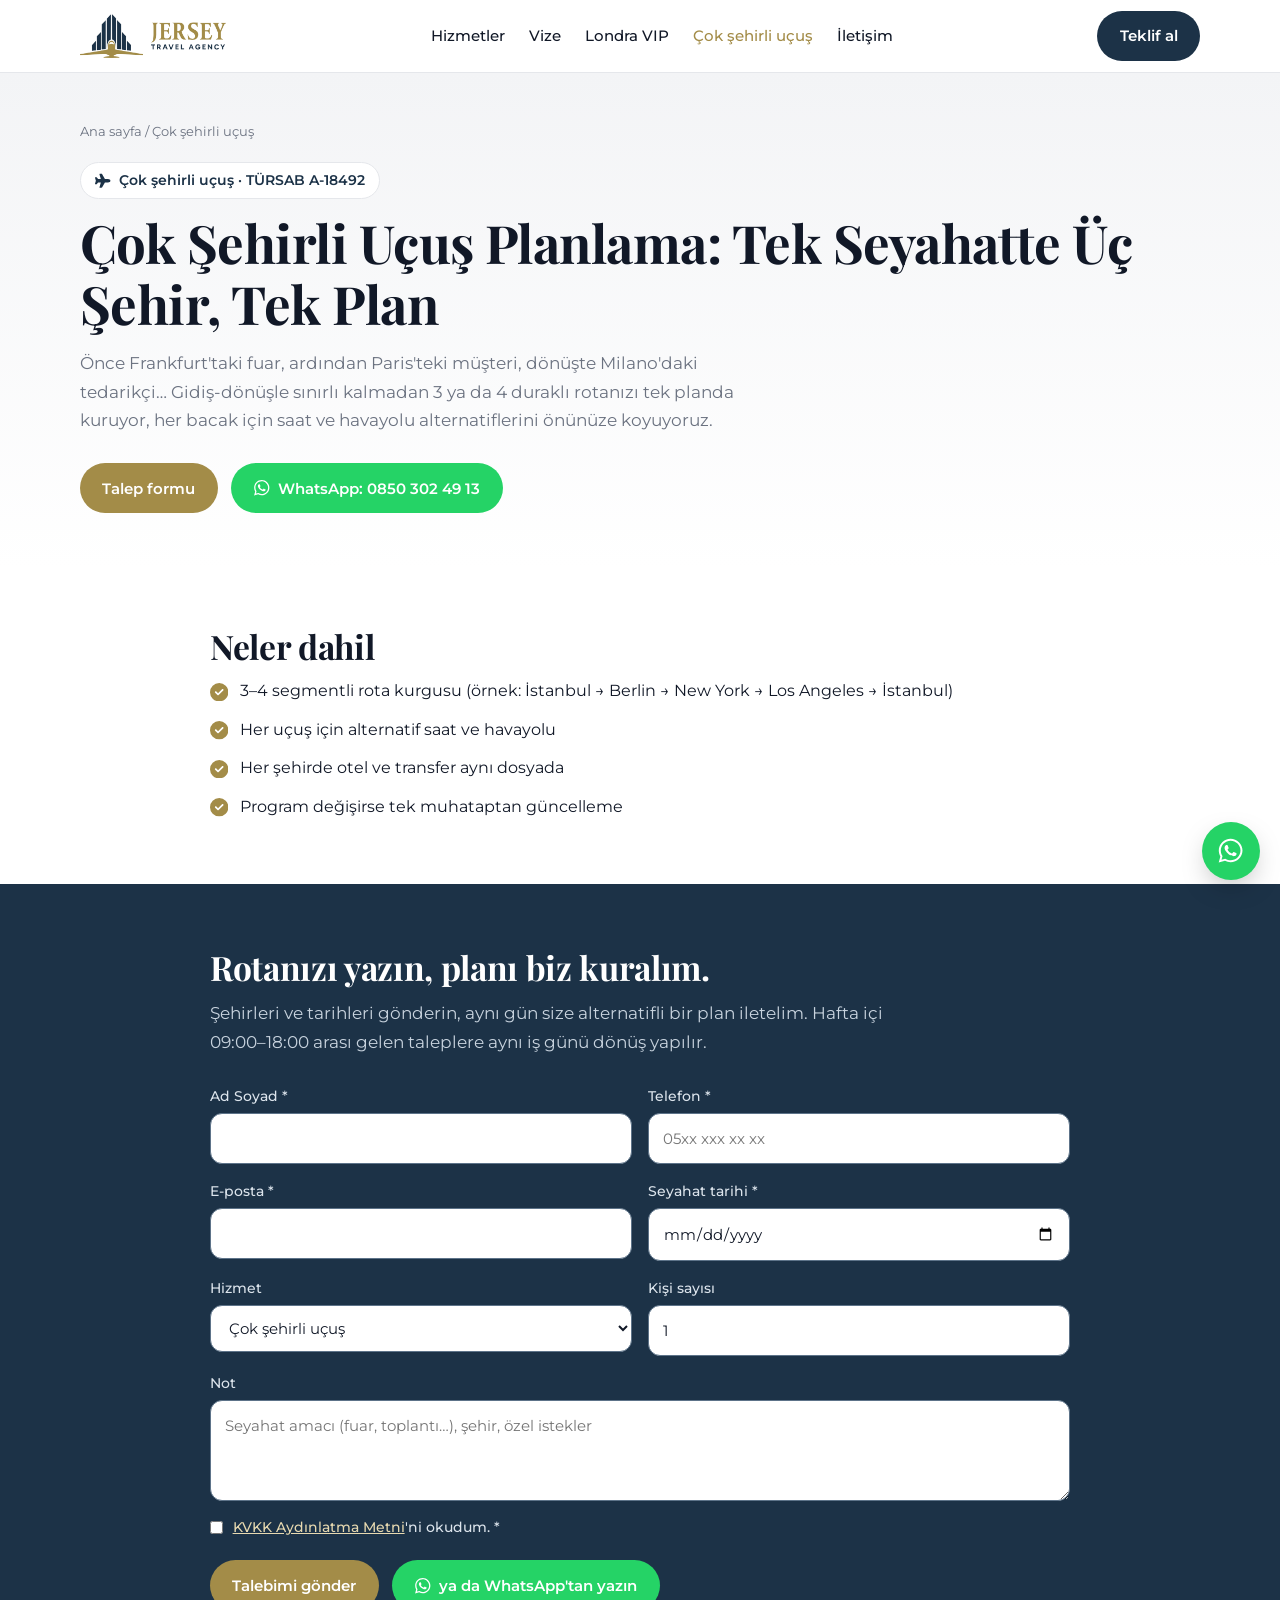
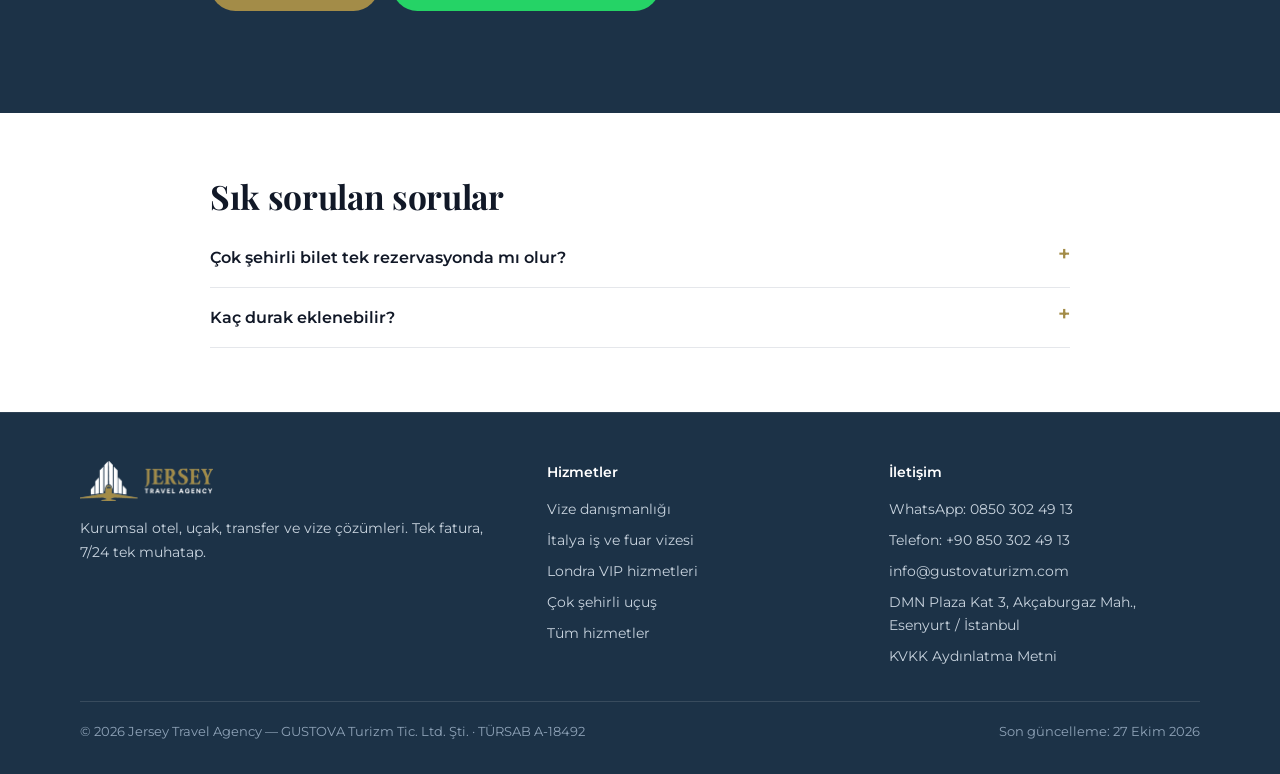
<file: cok-sehirli-ucus.html>
<!DOCTYPE html>
<html lang="tr">
<head>
<meta charset="UTF-8">
<meta name="viewport" content="width=device-width, initial-scale=1.0">
<title>Çok Şehirli Uçuş Planlama: Fuar ve İş Turları | Jersey Travel</title>
<meta name="description" content="İstanbul–Berlin–New York gibi 3–4 duraklı iş seyahatlerinizi tek planda kuruyoruz. Her bacak için alternatif, otel ve transfer aynı dosyada.">
<meta name="robots" content="index,follow">
<link rel="canonical" href="https://www.jerseytravelagency.com/cok-sehirli-ucus">
<meta property="og:type" content="website">
<meta property="og:title" content="Çok Şehirli Uçuş Planlama: Fuar ve İş Turları | Jersey Travel">
<meta property="og:description" content="İstanbul–Berlin–New York gibi 3–4 duraklı iş seyahatlerinizi tek planda kuruyoruz. Her bacak için alternatif, otel ve transfer aynı dosyada.">
<meta property="og:url" content="https://www.jerseytravelagency.com/cok-sehirli-ucus">
<meta property="og:image" content="https://www.jerseytravelagency.com/img/hero.jpg">
<meta property="og:locale" content="tr_TR">
<link rel="icon" href="/img/logo-square.png">
<link rel="preconnect" href="https://fonts.googleapis.com">
<link rel="preconnect" href="https://fonts.gstatic.com" crossorigin>
<link href="https://fonts.googleapis.com/css2?family=Playfair+Display:wght@600;700&family=Montserrat:wght@400;500;600;700&display=swap" rel="stylesheet">
<link rel="stylesheet" href="/hizmet.css">
<script type="application/ld+json">
{
 "@context": "https://schema.org",
 "@graph": [
  {
   "@type": "TravelAgency",
   "@id": "https://www.jerseytravelagency.com/#sirket",
   "name": "Jersey Travel Agency",
   "legalName": "GUSTOVA Turizm Tic. Ltd. Şti.",
   "url": "https://www.jerseytravelagency.com/",
   "logo": "https://www.jerseytravelagency.com/img/logo.png",
   "telephone": "+90-850-302-49-13",
   "email": "info@gustovaturizm.com",
   "address": {
    "@type": "PostalAddress",
    "streetAddress": "DMN Plaza Kat 3, Akçaburgaz Mah.",
    "addressLocality": "Esenyurt",
    "addressRegion": "İstanbul",
    "addressCountry": "TR"
   },
   "identifier": {
    "@type": "PropertyValue",
    "name": "TÜRSAB Belge No",
    "value": "A-18492"
   },
   "sameAs": [
    "https://www.instagram.com/jersey_travel/",
    "https://www.gustovaturizm.com/"
   ]
  },
  {
   "@type": "Service",
   "name": "Çok şehirli uçuş planlama",
   "serviceType": "Uçak bileti",
   "provider": {
    "@id": "https://www.jerseytravelagency.com/#sirket"
   },
   "areaServed": "TR",
   "audience": {
    "@type": "BusinessAudience"
   },
   "description": "3–4 duraklı iş ve fuar seyahatleri için rota kurgusu, uçuş alternatifleri, otel ve transfer.",
   "url": "https://www.jerseytravelagency.com/cok-sehirli-ucus"
  },
  {
   "@type": "FAQPage",
   "mainEntity": [
    {
     "@type": "Question",
     "name": "Çok şehirli bilet tek rezervasyonda mı olur?",
     "acceptedAnswer": {
      "@type": "Answer",
      "text": "Rotaya göre tek rezervasyon ya da birden fazla bilet olabilir; hangisinin daha uygun olduğunu ve değişiklik koşullarını size yazılı bildiririz."
     }
    },
    {
     "@type": "Question",
     "name": "Kaç durak eklenebilir?",
     "acceptedAnswer": {
      "@type": "Answer",
      "text": "Planlarımız genelde 3–4 uçuş bacağından oluşur; daha uzun rotalar için de seçenek hazırlarız."
     }
    }
   ]
  },
  {
   "@type": "BreadcrumbList",
   "itemListElement": [
    {
     "@type": "ListItem",
     "position": 1,
     "name": "Ana sayfa",
     "item": "https://www.jerseytravelagency.com/"
    },
    {
     "@type": "ListItem",
     "position": 2,
     "name": "Çok şehirli uçuş"
    }
   ]
  }
 ]
}
</script>
</head>
<body>
<svg width="0" height="0" style="position:absolute" aria-hidden="true"><symbol id="i-invoice" viewBox="0 0 384 512"><path d="M64 0C28.7 0 0 28.7 0 64V448c0 35.3 28.7 64 64 64H320c35.3 0 64-28.7 64-64V160H256c-17.7 0-32-14.3-32-32V0H64zM256 0V128H384L256 0zM80 64h64c8.8 0 16 7.2 16 16s-7.2 16-16 16H80c-8.8 0-16-7.2-16-16s7.2-16 16-16zm0 64h64c8.8 0 16 7.2 16 16s-7.2 16-16 16H80c-8.8 0-16-7.2-16-16s7.2-16 16-16zm16 96H288c17.7 0 32 14.3 32 32v64c0 17.7-14.3 32-32 32H96c-17.7 0-32-14.3-32-32V256c0-17.7 14.3-32 32-32zm0 32v64H288V256H96zM240 416h64c8.8 0 16 7.2 16 16s-7.2 16-16 16H240c-8.8 0-16-7.2-16-16s7.2-16 16-16z"/></symbol><symbol id="i-headset" viewBox="0 0 512 512"><path d="M256 48C141.1 48 48 141.1 48 256v40c0 13.3-10.7 24-24 24s-24-10.7-24-24V256C0 114.6 114.6 0 256 0S512 114.6 512 256V400.1c0 48.6-39.4 88-88.1 88L313.6 488c-8.3 14.3-23.8 24-41.6 24H240c-26.5 0-48-21.5-48-48s21.5-48 48-48h32c17.8 0 33.3 9.7 41.6 24l110.4 .1c22.1 0 40-17.9 40-40V256c0-114.9-93.1-208-208-208zM144 208h16c17.7 0 32 14.3 32 32V352c0 17.7-14.3 32-32 32H144c-35.3 0-64-28.7-64-64V272c0-35.3 28.7-64 64-64zm224 0c35.3 0 64 28.7 64 64v48c0 35.3-28.7 64-64 64H352c-17.7 0-32-14.3-32-32V240c0-17.7 14.3-32 32-32h16z"/></symbol><symbol id="i-plane" viewBox="0 0 576 512"><path d="M482.3 192c34.2 0 93.7 29 93.7 64c0 36-59.5 64-93.7 64l-116.6 0L265.2 495.9c-5.7 10-16.3 16.1-27.8 16.1l-56.2 0c-10.6 0-18.3-10.2-15.4-20.4l49-171.6L112 320 68.8 377.6c-3 4-7.8 6.4-12.8 6.4l-42 0c-7.8 0-14-6.3-14-14c0-1.3 .2-2.6 .5-3.9L32 256 .5 145.9c-.4-1.3-.5-2.6-.5-3.9c0-7.8 6.3-14 14-14l42 0c5 0 9.8 2.4 12.8 6.4L112 192l102.9 0-49-171.6C162.9 10.2 170.6 0 181.2 0l56.2 0c11.5 0 22.1 6.2 27.8 16.1L365.7 192l116.6 0z"/></symbol><symbol id="i-car" viewBox="0 0 512 512"><path d="M135.2 117.4L109.1 192H402.9l-26.1-74.6C372.3 104.6 360.2 96 346.6 96H165.4c-13.6 0-25.7 8.6-30.2 21.4zM39.6 196.8L74.8 96.3C88.3 57.8 124.6 32 165.4 32H346.6c40.8 0 77.1 25.8 90.6 64.3l35.2 100.5c23.2 9.6 39.6 32.5 39.6 59.2V400v48c0 17.7-14.3 32-32 32H448c-17.7 0-32-14.3-32-32V400H96v48c0 17.7-14.3 32-32 32H32c-17.7 0-32-14.3-32-32V400V256c0-26.7 16.4-49.6 39.6-59.2zM128 288a32 32 0 1 0 -64 0 32 32 0 1 0 64 0zm288 32a32 32 0 1 0 0-64 32 32 0 1 0 0 64z"/></symbol><symbol id="i-passport" viewBox="0 0 448 512"><path d="M0 64C0 28.7 28.7 0 64 0H384c35.3 0 64 28.7 64 64V448c0 35.3-28.7 64-64 64H64c-35.3 0-64-28.7-64-64V64zM183 278.8c-27.9-13.2-48.4-39.4-53.7-70.8h39.1c1.6 30.4 7.7 53.8 14.6 70.8zm41.3 9.2l-.3 0-.3 0c-2.4-3.5-5.7-8.9-9.1-16.5c-6-13.6-12.4-34.3-14.2-63.5h47.1c-1.8 29.2-8.1 49.9-14.2 63.5c-3.4 7.6-6.7 13-9.1 16.5zm40.7-9.2c6.8-17.1 12.9-40.4 14.6-70.8h39.1c-5.3 31.4-25.8 57.6-53.7 70.8zM279.6 176c-1.6-30.4-7.7-53.8-14.6-70.8c27.9 13.2 48.4 39.4 53.7 70.8H279.6zM223.7 96l.3 0 .3 0c2.4 3.5 5.7 8.9 9.1 16.5c6 13.6 12.4 34.3 14.2 63.5H200.5c1.8-29.2 8.1-49.9 14.2-63.5c3.4-7.6 6.7-13 9.1-16.5zM183 105.2c-6.8 17.1-12.9 40.4-14.6 70.8H129.3c5.3-31.4 25.8-57.6 53.7-70.8zM96 192a128 128 0 1 0 256 0 128 128 0 1 0 -256 0zM112 384c-8.8 0-16 7.2-16 16s7.2 16 16 16H336c8.8 0 16-7.2 16-16s-7.2-16-16-16H112z"/></symbol><symbol id="i-check" viewBox="0 0 512 512"><path d="M256 512A256 256 0 1 0 256 0a256 256 0 1 0 0 512zM369 209L241 337c-9.4 9.4-24.6 9.4-33.9 0l-64-64c-9.4-9.4-9.4-24.6 0-33.9s24.6-9.4 33.9 0l47 47L335 175c9.4-9.4 24.6-9.4 33.9 0s9.4 24.6 0 33.9z"/></symbol><symbol id="i-star" viewBox="0 0 576 512"><path d="M316.9 18C311.6 7 300.4 0 288.1 0s-23.4 7-28.8 18L195 150.3 51.4 171.5c-12 1.8-22 10.2-25.7 21.7s-.7 24.2 7.9 32.7L137.8 329 113.2 474.7c-2 12 3 24.2 12.9 31.3s23 8 33.8 2.3l128.3-68.5 128.3 68.5c10.8 5.7 23.9 4.9 33.8-2.3s14.9-19.3 12.9-31.3L438.5 329 542.7 225.9c8.6-8.5 11.7-21.2 7.9-32.7s-13.7-19.9-25.7-21.7L381.2 150.3 316.9 18z"/></symbol><symbol id="i-users" viewBox="0 0 640 512"><path d="M144 0a80 80 0 1 1 0 160A80 80 0 1 1 144 0zM512 0a80 80 0 1 1 0 160A80 80 0 1 1 512 0zM0 298.7C0 239.8 47.8 192 106.7 192h42.7c15.9 0 31 3.5 44.6 9.7c-1.3 7.2-1.9 14.7-1.9 22.3c0 38.2 16.8 72.5 43.3 96c-.2 0-.4 0-.7 0H21.3C9.6 320 0 310.4 0 298.7zM405.3 320c-.2 0-.4 0-.7 0c26.6-23.5 43.3-57.8 43.3-96c0-7.6-.7-15-1.9-22.3c13.6-6.3 28.7-9.7 44.6-9.7h42.7C592.2 192 640 239.8 640 298.7c0 11.8-9.6 21.3-21.3 21.3H405.3zM224 224a96 96 0 1 1 192 0 96 96 0 1 1 -192 0zM128 485.3C128 411.7 187.7 352 261.3 352H378.7C452.3 352 512 411.7 512 485.3c0 14.7-11.9 26.7-26.7 26.7H154.7c-14.7 0-26.7-11.9-26.7-26.7z"/></symbol><symbol id="i-clock" viewBox="0 0 512 512"><path d="M256 0a256 256 0 1 1 0 512A256 256 0 1 1 256 0zM232 120V256c0 8 4 15.5 10.7 20l96 64c11 7.4 25.9 4.4 33.3-6.7s4.4-25.9-6.7-33.3L280 243.2V120c0-13.3-10.7-24-24-24s-24 10.7-24 24z"/></symbol><symbol id="i-wa" viewBox="0 0 448 512"><path d="M380.9 97.1C339 55.1 283.2 32 223.9 32c-122.4 0-222 99.6-222 222 0 39.1 10.2 77.3 29.6 111L0 480l117.7-30.9c32.4 17.7 68.9 27 106.1 27h.1c122.3 0 224.1-99.6 224.1-222 0-59.3-25.2-115-67.1-157zm-157 341.6c-33.2 0-65.7-8.9-94-25.7l-6.7-4-69.8 18.3L72 359.2l-4.4-7c-18.5-29.4-28.2-63.3-28.2-98.2 0-101.7 82.8-184.5 184.6-184.5 49.3 0 95.6 19.2 130.4 54.1 34.8 34.9 56.2 81.2 56.1 130.5 0 101.8-84.9 184.6-186.6 184.6zm101.2-138.2c-5.5-2.8-32.8-16.2-37.9-18-5.1-1.9-8.8-2.8-12.5 2.8-3.7 5.6-14.3 18-17.6 21.8-3.2 3.7-6.5 4.2-12 1.4-32.6-16.3-54-29.1-75.5-66-5.7-9.8 5.7-9.1 16.3-30.3 1.8-3.7.9-6.9-.5-9.7-1.4-2.8-12.5-30.1-17.1-41.2-4.5-10.8-9.1-9.3-12.5-9.5-3.2-.2-6.9-.2-10.6-.2-3.7 0-9.7 1.4-14.8 6.9-5.1 5.6-19.4 19-19.4 46.3 0 27.3 19.9 53.7 22.6 57.4 2.8 3.7 39.1 59.7 94.8 83.8 35.2 15.2 49 16.5 66.6 13.9 10.7-1.6 32.8-13.4 37.4-26.4 4.6-13 4.6-24.1 3.2-26.4-1.3-2.5-5-3.9-10.5-6.6z"/></symbol><symbol id="i-doc" viewBox="0 0 384 512"><path d="M64 0C28.7 0 0 28.7 0 64V448c0 35.3 28.7 64 64 64H320c35.3 0 64-28.7 64-64V160H256c-17.7 0-32-14.3-32-32V0H64zM256 0V128H384L256 0zM112 256H272c8.8 0 16 7.2 16 16s-7.2 16-16 16H112c-8.8 0-16-7.2-16-16s7.2-16 16-16zm0 64H272c8.8 0 16 7.2 16 16s-7.2 16-16 16H112c-8.8 0-16-7.2-16-16s7.2-16 16-16zm0 64H272c8.8 0 16 7.2 16 16s-7.2 16-16 16H112c-8.8 0-16-7.2-16-16s7.2-16 16-16z"/></symbol><symbol id="i-globe" viewBox="0 0 512 512"><path d="M256 0a256 256 0 1 1 0 512 256 256 0 1 1 0-512zM152 256c0 22.2 1.2 43.5 3.3 64H55.3c-4.8-20.5-7.3-41.9-7.3-64s2.5-43.5 7.3-64h100c-2.1 20.5-3.3 41.8-3.3 64zm52.6-96h102.8c2.4 20.4 3.8 41.8 3.8 64s-1.4 43.6-3.8 64H204.6c-2.4-20.4-3.8-41.8-3.8-64s1.4-43.6 3.8-64zm34.5-66.4c11.4-23.5 22.8-42.4 32.3-52.9 9.5 10.5 20.9 29.4 32.3 52.9 3.8 7.9 7.4 16.5 10.7 25.6H228.4c3.3-9.1 6.9-17.7 10.7-25.6zM188 129.6c4.6-10.9 9.7-21.3 15.2-31 9.9 3.3 19.2 8 27.8 13.8-6.4 5.4-12.2 11.3-17.5 17.2H188zm-46.8 32H55.3c19.4-54.1 60.4-97.9 112.8-119.8-15.2 25.3-27.3 61.6-34.9 119.8zm262.5 0h-90.2c-7.6-58.2-19.7-94.5-34.9-119.8 52.4 21.9 93.4 65.7 112.8 119.8zm.7 32c4.8 20.5 7.3 41.9 7.3 64s-2.5 43.5-7.3 64H356.7c2.1-20.5 3.3-41.8 3.3-64s-1.2-43.5-3.3-64h100zM355.7 350.4c-3.3 9.1-6.9 17.7-10.7 25.6-11.4 23.5-22.8 42.4-32.3 52.9-9.5-10.5-20.9-29.4-32.3-52.9-3.8-7.9-7.4-16.5-10.7-25.6h85.9zm26.3 0h74.7c-19.4 54.1-60.4 97.9-112.8 119.8 15.2-25.3 27.3-61.6 34.9-119.8zm-266.8 0c7.6 58.2 19.7 94.5 34.9 119.8-52.4-21.9-93.4-65.7-112.8-119.8h77.9z"/></symbol><symbol id="i-mail" viewBox="0 0 512 512"><path d="M48 64C21.5 64 0 85.5 0 112c0 15.1 7.1 29.3 19.2 38.4L236.8 313.6c11.4 8.5 27 8.5 38.4 0L493.8 150.4c12.1-9.1 19.2-23.3 19.2-38.4c0-26.5-21.5-48-48-48H48zM0 176V384c0 35.3 28.7 64 64 64H448c35.3 0 64-28.7 64-64V176L294.4 339.2c-22.8 17.1-54 17.1-76.8 0L0 176z"/></symbol><symbol id="i-pin" viewBox="0 0 384 512"><path d="M215.7 499.2C267 435 384 279.4 384 192C384 86 298 0 192 0S0 86 0 192c0 87.4 117 243 168.3 307.2c12.3 15.3 35.1 15.3 47.4 0zM192 128a64 64 0 1 1 0 128 64 64 0 1 1 0-128z"/></symbol><symbol id="i-phone" viewBox="0 0 512 512"><path d="M164.9 24.6c-7.7-18.6-28-28.5-47.4-23.2l-88 24C12.1 30.2 0 46 0 64C0 311.4 200.6 512 448 512c18 0 33.8-12.1 38.6-29.5l24-88c5.3-19.4-4.6-39.7-23.2-47.4l-96-40c-16.3-6.8-35.2-2.1-46.3 11.6L304.7 368C234.3 334.7 177.3 277.7 144 207.3L193.3 167c13.7-11.2 18.4-30 11.6-46.3l-40-96z"/></symbol></svg>
<header>
  <div class="wrap nav">
    <a class="logo" href="/" aria-label="Jersey Travel Agency ana sayfa"><img src="/img/logo.png" alt="Jersey Travel Agency"></a>
    <ul id="menu"><li><a href="/#hizmetler">Hizmetler</a></li><li><a href="/vize-danismanligi">Vize</a></li><li><a href="/londra-vip-hizmetleri">Londra VIP</a></li><li><a href="/cok-sehirli-ucus" aria-current=page>Çok şehirli uçuş</a></li><li><a href="/#iletisim">İletişim</a></li></ul>
    <div class="nav-right">
      <a class="btn btn-navy" href="#talep">Teklif al</a>
      <button class="burger" aria-label="Menü" aria-expanded="false" aria-controls="menu">☰</button>
    </div>
  </div>
</header>
<main>
<section class="ust-alan">
  <div class="wrap">
    <nav class="kirinti" aria-label="Sayfa yolu"><a href="/">Ana sayfa</a> / <span>Çok şehirli uçuş</span></nav>
    <span class="tag"><svg class="ico"><use href="#i-plane"/></svg>Çok şehirli uçuş · TÜRSAB A-18492</span>
    <h1>Çok Şehirli Uçuş Planlama: Tek Seyahatte Üç Şehir, Tek Plan</h1>
    <p class="lead">Önce Frankfurt&#x27;taki fuar, ardından Paris&#x27;teki müşteri, dönüşte Milano&#x27;daki tedarikçi… Gidiş-dönüşle sınırlı kalmadan 3 ya da 4 duraklı rotanızı tek planda kuruyor, her bacak için saat ve havayolu alternatiflerini önünüze koyuyoruz.</p>
    <div class="cta"><a class="btn btn-gold" href="#talep">Talep formu</a>
      <a class="btn btn-wa" href="https://wa.me/908503024913?text=Merhaba,%20çok%20şehirli%20bir%20seyahat%20planlamak%20istiyorum." target="_blank" rel="noopener"><svg class="ico"><use href="#i-wa"/></svg>WhatsApp: 0850 302 49 13</a></div>
  </div>
</section>
<section class="icerik"><div class="wrap dar"><div class="blok"><h2>Neler dahil</h2><ul class="checks"><li><svg class="ico"><use href="#i-check"/></svg><span>3–4 segmentli rota kurgusu (örnek: İstanbul → Berlin → New York → Los Angeles → İstanbul)</span></li><li><svg class="ico"><use href="#i-check"/></svg><span>Her uçuş için alternatif saat ve havayolu</span></li><li><svg class="ico"><use href="#i-check"/></svg><span>Her şehirde otel ve transfer aynı dosyada</span></li><li><svg class="ico"><use href="#i-check"/></svg><span>Program değişirse tek muhataptan güncelleme</span></li></ul></div></div></section>
<section class="talep-alan" id="talep">
  <div class="wrap dar">
    <h2>Rotanızı yazın, planı biz kuralım.</h2>
    <p class="lead acik">Şehirleri ve tarihleri gönderin, aynı gün size alternatifli bir plan iletelim. Hafta içi 09:00–18:00 arası gelen taleplere aynı iş günü dönüş yapılır.</p>
    <form class="talep" data-talep novalidate>
  <div class="alan"><label for="f-ad">Ad Soyad *</label><input id="f-ad" name="ad" required autocomplete="name" maxlength="100"></div>
  <div class="alan"><label for="f-tel">Telefon *</label><input id="f-tel" name="telefon" type="tel" required autocomplete="tel" placeholder="05xx xxx xx xx" maxlength="30"></div>
  <div class="alan"><label for="f-mail">E-posta *</label><input id="f-mail" name="eposta" type="email" required autocomplete="email" maxlength="120"></div>
  <div class="alan"><label for="f-tarih">Seyahat tarihi *</label><input id="f-tarih" name="tarih" type="date" required></div>
  <div class="alan"><label for="f-hizmet">Hizmet</label><select id="f-hizmet" name="hizmet"><option>Vize danışmanlığı</option><option>Vize — İtalya</option><option>Vize — İngiltere</option><option>Vize — Kanada</option><option>Vize — Çin ticari</option><option>Londra VIP hizmetleri</option><option selected>Çok şehirli uçuş</option><option>Diğer</option></select></div>
  <div class="alan"><label for="f-kisi">Kişi sayısı</label><input id="f-kisi" name="kisi" type="number" min="1" max="200" value="1"></div>
  <div class="alan tam"><label for="f-not">Not</label><textarea id="f-not" name="not" rows="3" maxlength="2000" placeholder="Seyahat amacı (fuar, toplantı…), şehir, özel istekler"></textarea></div>
  <div class="gizli" aria-hidden="true"><label>Web sitesi<input name="web" tabindex="-1" autocomplete="off"></label></div>
  <label class="tam onay"><input type="checkbox" name="kvkk" value="evet" required> <span><a href="/kvkk-aydinlatma" target="_blank">KVKK Aydınlatma Metni</a>'ni okudum. *</span></label>
  <div class="tam gonder"><button class="btn btn-gold" type="submit">Talebimi gönder</button>
    <a class="btn btn-wa" href="https://wa.me/908503024913?text=Merhaba,%20çok%20şehirli%20bir%20seyahat%20planlamak%20istiyorum." target="_blank" rel="noopener"><svg class="ico"><use href="#i-wa"/></svg>ya da WhatsApp'tan yazın</a></div>
  <p class="tam durum" role="status" aria-live="polite"></p>
</form>
  </div>
</section>
<section class="sss"><div class="wrap dar"><h2>Sık sorulan sorular</h2><details><summary>Çok şehirli bilet tek rezervasyonda mı olur?</summary><p>Rotaya göre tek rezervasyon ya da birden fazla bilet olabilir; hangisinin daha uygun olduğunu ve değişiklik koşullarını size yazılı bildiririz.</p></details><details><summary>Kaç durak eklenebilir?</summary><p>Planlarımız genelde 3–4 uçuş bacağından oluşur; daha uzun rotalar için de seçenek hazırlarız.</p></details></div></section>
</main>
<footer>
  <div class="wrap">
    <div class="grid">
      <div><img src="/img/logo-white.png" alt="Jersey Travel Agency"><p>Kurumsal otel, uçak, transfer ve vize çözümleri. Tek fatura, 7/24 tek muhatap.</p></div>
      <div><h4>Hizmetler</h4><ul>
        <li><a href="/vize-danismanligi">Vize danışmanlığı</a></li>
        <li><a href="/vize-danismanligi/italya">İtalya iş ve fuar vizesi</a></li>
        <li><a href="/londra-vip-hizmetleri">Londra VIP hizmetleri</a></li>
        <li><a href="/cok-sehirli-ucus">Çok şehirli uçuş</a></li>
        <li><a href="/#hizmetler">Tüm hizmetler</a></li></ul></div>
      <div><h4>İletişim</h4><ul>
        <li><a href="https://wa.me/908503024913?text=Merhaba,%20bilgi%20almak%20istiyorum." target="_blank" rel="noopener">WhatsApp: 0850 302 49 13</a></li>
        <li><a href="tel:+908503024913">Telefon: +90 850 302 49 13</a></li>
        <li><a href="mailto:info@gustovaturizm.com">info@gustovaturizm.com</a></li>
        <li>DMN Plaza Kat 3, Akçaburgaz Mah., Esenyurt / İstanbul</li>
        <li><a href="/kvkk-aydinlatma">KVKK Aydınlatma Metni</a></li></ul></div>
    </div>
    <div class="bottom"><span>© <span id="yr">2026</span> Jersey Travel Agency — GUSTOVA Turizm Tic. Ltd. Şti. · TÜRSAB A-18492</span><span>Son güncelleme: 27 Ekim 2026</span></div>
  </div>
</footer>
<div class="mobil-serit"><a href="https://wa.me/908503024913?text=Merhaba,%20çok%20şehirli%20bir%20seyahat%20planlamak%20istiyorum." target="_blank" rel="noopener" class="w"><svg class="ico"><use href="#i-wa"/></svg>WhatsApp</a><a href="tel:+908503024913" class="t"><svg class="ico"><use href="#i-phone"/></svg>Ara</a></div>
<a class="wa-float" href="https://wa.me/908503024913?text=Merhaba,%20çok%20şehirli%20bir%20seyahat%20planlamak%20istiyorum." target="_blank" rel="noopener" aria-label="WhatsApp"><svg class="ico"><use href="#i-wa"/></svg></a>
<script src="/form.js" defer></script>
</body>
</html>
</file>
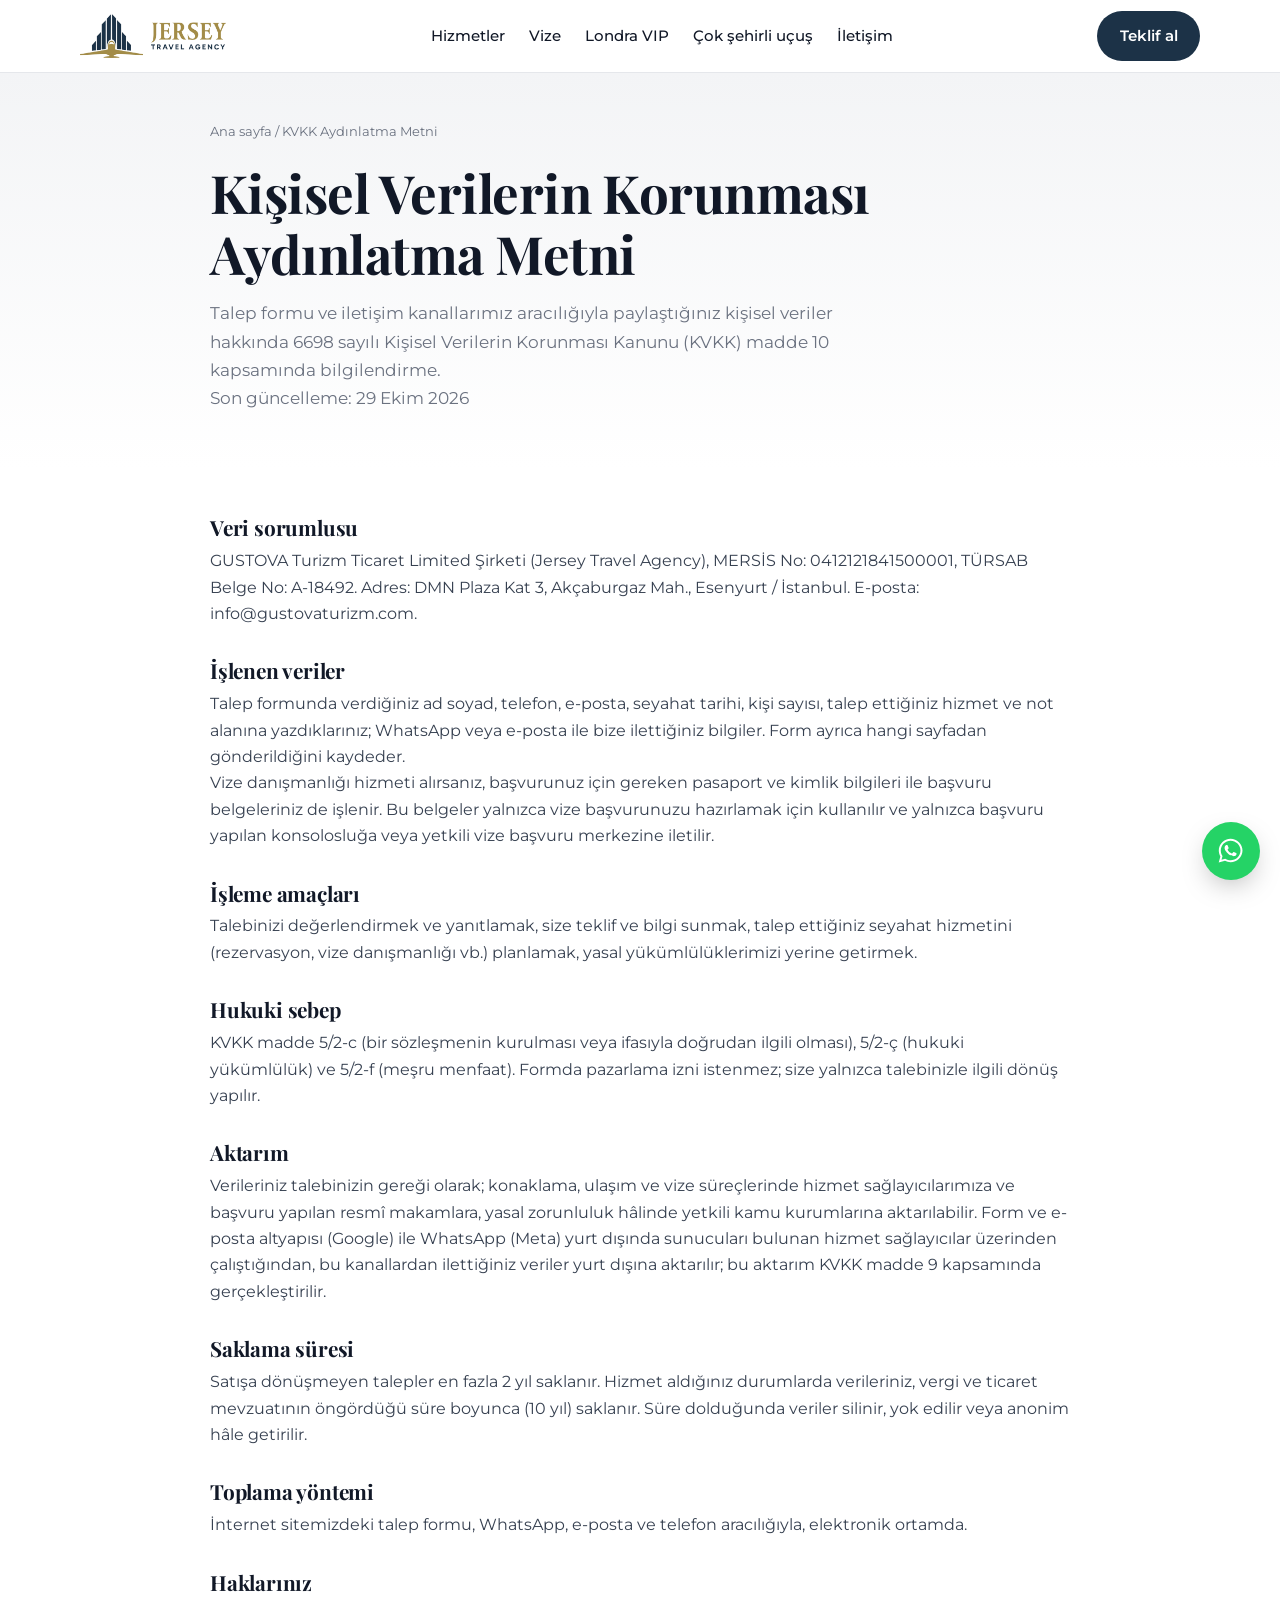
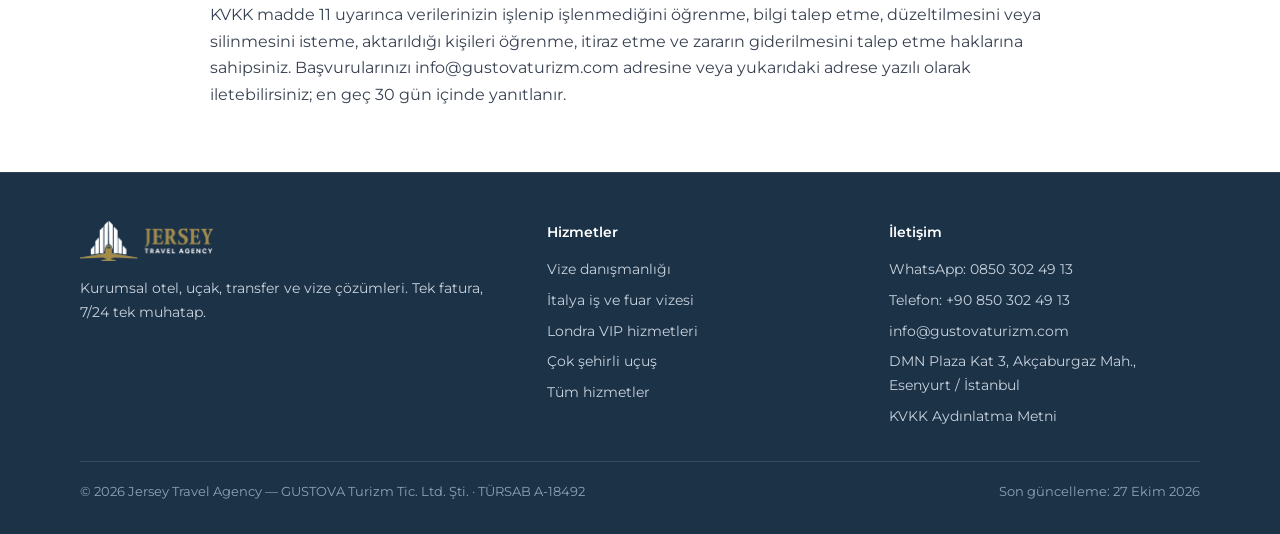
<file: kvkk-aydinlatma.html>
<!DOCTYPE html>
<html lang="tr">
<head>
<meta charset="UTF-8">
<meta name="viewport" content="width=device-width, initial-scale=1.0">
<title>KVKK Aydınlatma Metni | Jersey Travel Agency</title>
<meta name="description" content="Jersey Travel Agency (GUSTOVA Turizm) kişisel verilerin korunması aydınlatma metni.">
<meta name="robots" content="index,follow">
<link rel="canonical" href="https://www.jerseytravelagency.com/kvkk-aydinlatma">
<meta property="og:type" content="website">
<meta property="og:title" content="KVKK Aydınlatma Metni | Jersey Travel Agency">
<meta property="og:description" content="Jersey Travel Agency (GUSTOVA Turizm) kişisel verilerin korunması aydınlatma metni.">
<meta property="og:url" content="https://www.jerseytravelagency.com/kvkk-aydinlatma">
<meta property="og:image" content="https://www.jerseytravelagency.com/img/hero.jpg">
<meta property="og:locale" content="tr_TR">
<link rel="icon" href="/img/logo-square.png">
<link rel="preconnect" href="https://fonts.googleapis.com">
<link rel="preconnect" href="https://fonts.gstatic.com" crossorigin>
<link href="https://fonts.googleapis.com/css2?family=Playfair+Display:wght@600;700&family=Montserrat:wght@400;500;600;700&display=swap" rel="stylesheet">
<link rel="stylesheet" href="/hizmet.css">

</head>
<body>
<svg width="0" height="0" style="position:absolute" aria-hidden="true"><symbol id="i-invoice" viewBox="0 0 384 512"><path d="M64 0C28.7 0 0 28.7 0 64V448c0 35.3 28.7 64 64 64H320c35.3 0 64-28.7 64-64V160H256c-17.7 0-32-14.3-32-32V0H64zM256 0V128H384L256 0zM80 64h64c8.8 0 16 7.2 16 16s-7.2 16-16 16H80c-8.8 0-16-7.2-16-16s7.2-16 16-16zm0 64h64c8.8 0 16 7.2 16 16s-7.2 16-16 16H80c-8.8 0-16-7.2-16-16s7.2-16 16-16zm16 96H288c17.7 0 32 14.3 32 32v64c0 17.7-14.3 32-32 32H96c-17.7 0-32-14.3-32-32V256c0-17.7 14.3-32 32-32zm0 32v64H288V256H96zM240 416h64c8.8 0 16 7.2 16 16s-7.2 16-16 16H240c-8.8 0-16-7.2-16-16s7.2-16 16-16z"/></symbol><symbol id="i-headset" viewBox="0 0 512 512"><path d="M256 48C141.1 48 48 141.1 48 256v40c0 13.3-10.7 24-24 24s-24-10.7-24-24V256C0 114.6 114.6 0 256 0S512 114.6 512 256V400.1c0 48.6-39.4 88-88.1 88L313.6 488c-8.3 14.3-23.8 24-41.6 24H240c-26.5 0-48-21.5-48-48s21.5-48 48-48h32c17.8 0 33.3 9.7 41.6 24l110.4 .1c22.1 0 40-17.9 40-40V256c0-114.9-93.1-208-208-208zM144 208h16c17.7 0 32 14.3 32 32V352c0 17.7-14.3 32-32 32H144c-35.3 0-64-28.7-64-64V272c0-35.3 28.7-64 64-64zm224 0c35.3 0 64 28.7 64 64v48c0 35.3-28.7 64-64 64H352c-17.7 0-32-14.3-32-32V240c0-17.7 14.3-32 32-32h16z"/></symbol><symbol id="i-plane" viewBox="0 0 576 512"><path d="M482.3 192c34.2 0 93.7 29 93.7 64c0 36-59.5 64-93.7 64l-116.6 0L265.2 495.9c-5.7 10-16.3 16.1-27.8 16.1l-56.2 0c-10.6 0-18.3-10.2-15.4-20.4l49-171.6L112 320 68.8 377.6c-3 4-7.8 6.4-12.8 6.4l-42 0c-7.8 0-14-6.3-14-14c0-1.3 .2-2.6 .5-3.9L32 256 .5 145.9c-.4-1.3-.5-2.6-.5-3.9c0-7.8 6.3-14 14-14l42 0c5 0 9.8 2.4 12.8 6.4L112 192l102.9 0-49-171.6C162.9 10.2 170.6 0 181.2 0l56.2 0c11.5 0 22.1 6.2 27.8 16.1L365.7 192l116.6 0z"/></symbol><symbol id="i-car" viewBox="0 0 512 512"><path d="M135.2 117.4L109.1 192H402.9l-26.1-74.6C372.3 104.6 360.2 96 346.6 96H165.4c-13.6 0-25.7 8.6-30.2 21.4zM39.6 196.8L74.8 96.3C88.3 57.8 124.6 32 165.4 32H346.6c40.8 0 77.1 25.8 90.6 64.3l35.2 100.5c23.2 9.6 39.6 32.5 39.6 59.2V400v48c0 17.7-14.3 32-32 32H448c-17.7 0-32-14.3-32-32V400H96v48c0 17.7-14.3 32-32 32H32c-17.7 0-32-14.3-32-32V400V256c0-26.7 16.4-49.6 39.6-59.2zM128 288a32 32 0 1 0 -64 0 32 32 0 1 0 64 0zm288 32a32 32 0 1 0 0-64 32 32 0 1 0 0 64z"/></symbol><symbol id="i-passport" viewBox="0 0 448 512"><path d="M0 64C0 28.7 28.7 0 64 0H384c35.3 0 64 28.7 64 64V448c0 35.3-28.7 64-64 64H64c-35.3 0-64-28.7-64-64V64zM183 278.8c-27.9-13.2-48.4-39.4-53.7-70.8h39.1c1.6 30.4 7.7 53.8 14.6 70.8zm41.3 9.2l-.3 0-.3 0c-2.4-3.5-5.7-8.9-9.1-16.5c-6-13.6-12.4-34.3-14.2-63.5h47.1c-1.8 29.2-8.1 49.9-14.2 63.5c-3.4 7.6-6.7 13-9.1 16.5zm40.7-9.2c6.8-17.1 12.9-40.4 14.6-70.8h39.1c-5.3 31.4-25.8 57.6-53.7 70.8zM279.6 176c-1.6-30.4-7.7-53.8-14.6-70.8c27.9 13.2 48.4 39.4 53.7 70.8H279.6zM223.7 96l.3 0 .3 0c2.4 3.5 5.7 8.9 9.1 16.5c6 13.6 12.4 34.3 14.2 63.5H200.5c1.8-29.2 8.1-49.9 14.2-63.5c3.4-7.6 6.7-13 9.1-16.5zM183 105.2c-6.8 17.1-12.9 40.4-14.6 70.8H129.3c5.3-31.4 25.8-57.6 53.7-70.8zM96 192a128 128 0 1 0 256 0 128 128 0 1 0 -256 0zM112 384c-8.8 0-16 7.2-16 16s7.2 16 16 16H336c8.8 0 16-7.2 16-16s-7.2-16-16-16H112z"/></symbol><symbol id="i-check" viewBox="0 0 512 512"><path d="M256 512A256 256 0 1 0 256 0a256 256 0 1 0 0 512zM369 209L241 337c-9.4 9.4-24.6 9.4-33.9 0l-64-64c-9.4-9.4-9.4-24.6 0-33.9s24.6-9.4 33.9 0l47 47L335 175c9.4-9.4 24.6-9.4 33.9 0s9.4 24.6 0 33.9z"/></symbol><symbol id="i-star" viewBox="0 0 576 512"><path d="M316.9 18C311.6 7 300.4 0 288.1 0s-23.4 7-28.8 18L195 150.3 51.4 171.5c-12 1.8-22 10.2-25.7 21.7s-.7 24.2 7.9 32.7L137.8 329 113.2 474.7c-2 12 3 24.2 12.9 31.3s23 8 33.8 2.3l128.3-68.5 128.3 68.5c10.8 5.7 23.9 4.9 33.8-2.3s14.9-19.3 12.9-31.3L438.5 329 542.7 225.9c8.6-8.5 11.7-21.2 7.9-32.7s-13.7-19.9-25.7-21.7L381.2 150.3 316.9 18z"/></symbol><symbol id="i-users" viewBox="0 0 640 512"><path d="M144 0a80 80 0 1 1 0 160A80 80 0 1 1 144 0zM512 0a80 80 0 1 1 0 160A80 80 0 1 1 512 0zM0 298.7C0 239.8 47.8 192 106.7 192h42.7c15.9 0 31 3.5 44.6 9.7c-1.3 7.2-1.9 14.7-1.9 22.3c0 38.2 16.8 72.5 43.3 96c-.2 0-.4 0-.7 0H21.3C9.6 320 0 310.4 0 298.7zM405.3 320c-.2 0-.4 0-.7 0c26.6-23.5 43.3-57.8 43.3-96c0-7.6-.7-15-1.9-22.3c13.6-6.3 28.7-9.7 44.6-9.7h42.7C592.2 192 640 239.8 640 298.7c0 11.8-9.6 21.3-21.3 21.3H405.3zM224 224a96 96 0 1 1 192 0 96 96 0 1 1 -192 0zM128 485.3C128 411.7 187.7 352 261.3 352H378.7C452.3 352 512 411.7 512 485.3c0 14.7-11.9 26.7-26.7 26.7H154.7c-14.7 0-26.7-11.9-26.7-26.7z"/></symbol><symbol id="i-clock" viewBox="0 0 512 512"><path d="M256 0a256 256 0 1 1 0 512A256 256 0 1 1 256 0zM232 120V256c0 8 4 15.5 10.7 20l96 64c11 7.4 25.9 4.4 33.3-6.7s4.4-25.9-6.7-33.3L280 243.2V120c0-13.3-10.7-24-24-24s-24 10.7-24 24z"/></symbol><symbol id="i-wa" viewBox="0 0 448 512"><path d="M380.9 97.1C339 55.1 283.2 32 223.9 32c-122.4 0-222 99.6-222 222 0 39.1 10.2 77.3 29.6 111L0 480l117.7-30.9c32.4 17.7 68.9 27 106.1 27h.1c122.3 0 224.1-99.6 224.1-222 0-59.3-25.2-115-67.1-157zm-157 341.6c-33.2 0-65.7-8.9-94-25.7l-6.7-4-69.8 18.3L72 359.2l-4.4-7c-18.5-29.4-28.2-63.3-28.2-98.2 0-101.7 82.8-184.5 184.6-184.5 49.3 0 95.6 19.2 130.4 54.1 34.8 34.9 56.2 81.2 56.1 130.5 0 101.8-84.9 184.6-186.6 184.6zm101.2-138.2c-5.5-2.8-32.8-16.2-37.9-18-5.1-1.9-8.8-2.8-12.5 2.8-3.7 5.6-14.3 18-17.6 21.8-3.2 3.7-6.5 4.2-12 1.4-32.6-16.3-54-29.1-75.5-66-5.7-9.8 5.7-9.1 16.3-30.3 1.8-3.7.9-6.9-.5-9.7-1.4-2.8-12.5-30.1-17.1-41.2-4.5-10.8-9.1-9.3-12.5-9.5-3.2-.2-6.9-.2-10.6-.2-3.7 0-9.7 1.4-14.8 6.9-5.1 5.6-19.4 19-19.4 46.3 0 27.3 19.9 53.7 22.6 57.4 2.8 3.7 39.1 59.7 94.8 83.8 35.2 15.2 49 16.5 66.6 13.9 10.7-1.6 32.8-13.4 37.4-26.4 4.6-13 4.6-24.1 3.2-26.4-1.3-2.5-5-3.9-10.5-6.6z"/></symbol><symbol id="i-doc" viewBox="0 0 384 512"><path d="M64 0C28.7 0 0 28.7 0 64V448c0 35.3 28.7 64 64 64H320c35.3 0 64-28.7 64-64V160H256c-17.7 0-32-14.3-32-32V0H64zM256 0V128H384L256 0zM112 256H272c8.8 0 16 7.2 16 16s-7.2 16-16 16H112c-8.8 0-16-7.2-16-16s7.2-16 16-16zm0 64H272c8.8 0 16 7.2 16 16s-7.2 16-16 16H112c-8.8 0-16-7.2-16-16s7.2-16 16-16zm0 64H272c8.8 0 16 7.2 16 16s-7.2 16-16 16H112c-8.8 0-16-7.2-16-16s7.2-16 16-16z"/></symbol><symbol id="i-globe" viewBox="0 0 512 512"><path d="M256 0a256 256 0 1 1 0 512 256 256 0 1 1 0-512zM152 256c0 22.2 1.2 43.5 3.3 64H55.3c-4.8-20.5-7.3-41.9-7.3-64s2.5-43.5 7.3-64h100c-2.1 20.5-3.3 41.8-3.3 64zm52.6-96h102.8c2.4 20.4 3.8 41.8 3.8 64s-1.4 43.6-3.8 64H204.6c-2.4-20.4-3.8-41.8-3.8-64s1.4-43.6 3.8-64zm34.5-66.4c11.4-23.5 22.8-42.4 32.3-52.9 9.5 10.5 20.9 29.4 32.3 52.9 3.8 7.9 7.4 16.5 10.7 25.6H228.4c3.3-9.1 6.9-17.7 10.7-25.6zM188 129.6c4.6-10.9 9.7-21.3 15.2-31 9.9 3.3 19.2 8 27.8 13.8-6.4 5.4-12.2 11.3-17.5 17.2H188zm-46.8 32H55.3c19.4-54.1 60.4-97.9 112.8-119.8-15.2 25.3-27.3 61.6-34.9 119.8zm262.5 0h-90.2c-7.6-58.2-19.7-94.5-34.9-119.8 52.4 21.9 93.4 65.7 112.8 119.8zm.7 32c4.8 20.5 7.3 41.9 7.3 64s-2.5 43.5-7.3 64H356.7c2.1-20.5 3.3-41.8 3.3-64s-1.2-43.5-3.3-64h100zM355.7 350.4c-3.3 9.1-6.9 17.7-10.7 25.6-11.4 23.5-22.8 42.4-32.3 52.9-9.5-10.5-20.9-29.4-32.3-52.9-3.8-7.9-7.4-16.5-10.7-25.6h85.9zm26.3 0h74.7c-19.4 54.1-60.4 97.9-112.8 119.8 15.2-25.3 27.3-61.6 34.9-119.8zm-266.8 0c7.6 58.2 19.7 94.5 34.9 119.8-52.4-21.9-93.4-65.7-112.8-119.8h77.9z"/></symbol><symbol id="i-mail" viewBox="0 0 512 512"><path d="M48 64C21.5 64 0 85.5 0 112c0 15.1 7.1 29.3 19.2 38.4L236.8 313.6c11.4 8.5 27 8.5 38.4 0L493.8 150.4c12.1-9.1 19.2-23.3 19.2-38.4c0-26.5-21.5-48-48-48H48zM0 176V384c0 35.3 28.7 64 64 64H448c35.3 0 64-28.7 64-64V176L294.4 339.2c-22.8 17.1-54 17.1-76.8 0L0 176z"/></symbol><symbol id="i-pin" viewBox="0 0 384 512"><path d="M215.7 499.2C267 435 384 279.4 384 192C384 86 298 0 192 0S0 86 0 192c0 87.4 117 243 168.3 307.2c12.3 15.3 35.1 15.3 47.4 0zM192 128a64 64 0 1 1 0 128 64 64 0 1 1 0-128z"/></symbol><symbol id="i-phone" viewBox="0 0 512 512"><path d="M164.9 24.6c-7.7-18.6-28-28.5-47.4-23.2l-88 24C12.1 30.2 0 46 0 64C0 311.4 200.6 512 448 512c18 0 33.8-12.1 38.6-29.5l24-88c5.3-19.4-4.6-39.7-23.2-47.4l-96-40c-16.3-6.8-35.2-2.1-46.3 11.6L304.7 368C234.3 334.7 177.3 277.7 144 207.3L193.3 167c13.7-11.2 18.4-30 11.6-46.3l-40-96z"/></symbol></svg>
<header>
  <div class="wrap nav">
    <a class="logo" href="/" aria-label="Jersey Travel Agency ana sayfa"><img src="/img/logo.png" alt="Jersey Travel Agency"></a>
    <ul id="menu"><li><a href="/#hizmetler">Hizmetler</a></li><li><a href="/vize-danismanligi">Vize</a></li><li><a href="/londra-vip-hizmetleri">Londra VIP</a></li><li><a href="/cok-sehirli-ucus">Çok şehirli uçuş</a></li><li><a href="/#iletisim">İletişim</a></li></ul>
    <div class="nav-right">
      <a class="btn btn-navy" href="#talep">Teklif al</a>
      <button class="burger" aria-label="Menü" aria-expanded="false" aria-controls="menu">☰</button>
    </div>
  </div>
</header>
<main>
<section class="ust-alan"><div class="wrap dar">
<nav class="kirinti" aria-label="Sayfa yolu"><a href="/">Ana sayfa</a> / <span>KVKK Aydınlatma Metni</span></nav>
<h1>Kişisel Verilerin Korunması Aydınlatma Metni</h1>
<p class="lead">Talep formu ve iletişim kanallarımız aracılığıyla paylaştığınız kişisel veriler hakkında 6698 sayılı Kişisel Verilerin Korunması Kanunu (KVKK) madde 10 kapsamında bilgilendirme.</p>
<p class="lead">Son güncelleme: 29 Ekim 2026</p>
</div></section>
<section class="icerik metin"><div class="wrap dar">
<h2>Veri sorumlusu</h2>
<p>GUSTOVA Turizm Ticaret Limited Şirketi (Jersey Travel Agency), MERSİS No: 0412121841500001, TÜRSAB Belge No: A-18492. Adres: DMN Plaza Kat 3, Akçaburgaz Mah., Esenyurt / İstanbul. E-posta: info@gustovaturizm.com.</p>
<h2>İşlenen veriler</h2>
<p>Talep formunda verdiğiniz ad soyad, telefon, e-posta, seyahat tarihi, kişi sayısı, talep ettiğiniz hizmet ve not alanına yazdıklarınız; WhatsApp veya e-posta ile bize ilettiğiniz bilgiler. Form ayrıca hangi sayfadan gönderildiğini kaydeder.</p>
<p>Vize danışmanlığı hizmeti alırsanız, başvurunuz için gereken pasaport ve kimlik bilgileri ile başvuru belgeleriniz de işlenir. Bu belgeler yalnızca vize başvurunuzu hazırlamak için kullanılır ve yalnızca başvuru yapılan konsolosluğa veya yetkili vize başvuru merkezine iletilir.</p>
<h2>İşleme amaçları</h2>
<p>Talebinizi değerlendirmek ve yanıtlamak, size teklif ve bilgi sunmak, talep ettiğiniz seyahat hizmetini (rezervasyon, vize danışmanlığı vb.) planlamak, yasal yükümlülüklerimizi yerine getirmek.</p>
<h2>Hukuki sebep</h2>
<p>KVKK madde 5/2-c (bir sözleşmenin kurulması veya ifasıyla doğrudan ilgili olması), 5/2-ç (hukuki yükümlülük) ve 5/2-f (meşru menfaat). Formda pazarlama izni istenmez; size yalnızca talebinizle ilgili dönüş yapılır.</p>
<h2>Aktarım</h2>
<p>Verileriniz talebinizin gereği olarak; konaklama, ulaşım ve vize süreçlerinde hizmet sağlayıcılarımıza ve başvuru yapılan resmî makamlara, yasal zorunluluk hâlinde yetkili kamu kurumlarına aktarılabilir. Form ve e-posta altyapısı (Google) ile WhatsApp (Meta) yurt dışında sunucuları bulunan hizmet sağlayıcılar üzerinden çalıştığından, bu kanallardan ilettiğiniz veriler yurt dışına aktarılır; bu aktarım KVKK madde 9 kapsamında gerçekleştirilir.</p>
<h2>Saklama süresi</h2>
<p>Satışa dönüşmeyen talepler en fazla 2 yıl saklanır. Hizmet aldığınız durumlarda verileriniz, vergi ve ticaret mevzuatının öngördüğü süre boyunca (10 yıl) saklanır. Süre dolduğunda veriler silinir, yok edilir veya anonim hâle getirilir.</p>
<h2>Toplama yöntemi</h2>
<p>İnternet sitemizdeki talep formu, WhatsApp, e-posta ve telefon aracılığıyla, elektronik ortamda.</p>
<h2>Haklarınız</h2>
<p>KVKK madde 11 uyarınca verilerinizin işlenip işlenmediğini öğrenme, bilgi talep etme, düzeltilmesini veya silinmesini isteme, aktarıldığı kişileri öğrenme, itiraz etme ve zararın giderilmesini talep etme haklarına sahipsiniz. Başvurularınızı info@gustovaturizm.com adresine veya yukarıdaki adrese yazılı olarak iletebilirsiniz; en geç 30 gün içinde yanıtlanır.</p>
</div></section>
</main>
<footer>
  <div class="wrap">
    <div class="grid">
      <div><img src="/img/logo-white.png" alt="Jersey Travel Agency"><p>Kurumsal otel, uçak, transfer ve vize çözümleri. Tek fatura, 7/24 tek muhatap.</p></div>
      <div><h4>Hizmetler</h4><ul>
        <li><a href="/vize-danismanligi">Vize danışmanlığı</a></li>
        <li><a href="/vize-danismanligi/italya">İtalya iş ve fuar vizesi</a></li>
        <li><a href="/londra-vip-hizmetleri">Londra VIP hizmetleri</a></li>
        <li><a href="/cok-sehirli-ucus">Çok şehirli uçuş</a></li>
        <li><a href="/#hizmetler">Tüm hizmetler</a></li></ul></div>
      <div><h4>İletişim</h4><ul>
        <li><a href="https://wa.me/908503024913?text=Merhaba,%20bilgi%20almak%20istiyorum." target="_blank" rel="noopener">WhatsApp: 0850 302 49 13</a></li>
        <li><a href="tel:+908503024913">Telefon: +90 850 302 49 13</a></li>
        <li><a href="mailto:info@gustovaturizm.com">info@gustovaturizm.com</a></li>
        <li>DMN Plaza Kat 3, Akçaburgaz Mah., Esenyurt / İstanbul</li>
        <li><a href="/kvkk-aydinlatma">KVKK Aydınlatma Metni</a></li></ul></div>
    </div>
    <div class="bottom"><span>© <span id="yr">2026</span> Jersey Travel Agency — GUSTOVA Turizm Tic. Ltd. Şti. · TÜRSAB A-18492</span><span>Son güncelleme: 27 Ekim 2026</span></div>
  </div>
</footer>
<div class="mobil-serit"><a href="https://wa.me/908503024913?text=Merhaba,%20bilgi%20almak%20istiyorum." target="_blank" rel="noopener" class="w"><svg class="ico"><use href="#i-wa"/></svg>WhatsApp</a><a href="tel:+908503024913" class="t"><svg class="ico"><use href="#i-phone"/></svg>Ara</a></div>
<a class="wa-float" href="https://wa.me/908503024913?text=Merhaba,%20bilgi%20almak%20istiyorum." target="_blank" rel="noopener" aria-label="WhatsApp"><svg class="ico"><use href="#i-wa"/></svg></a>
<script src="/form.js" defer></script>
</body>
</html>
</file>
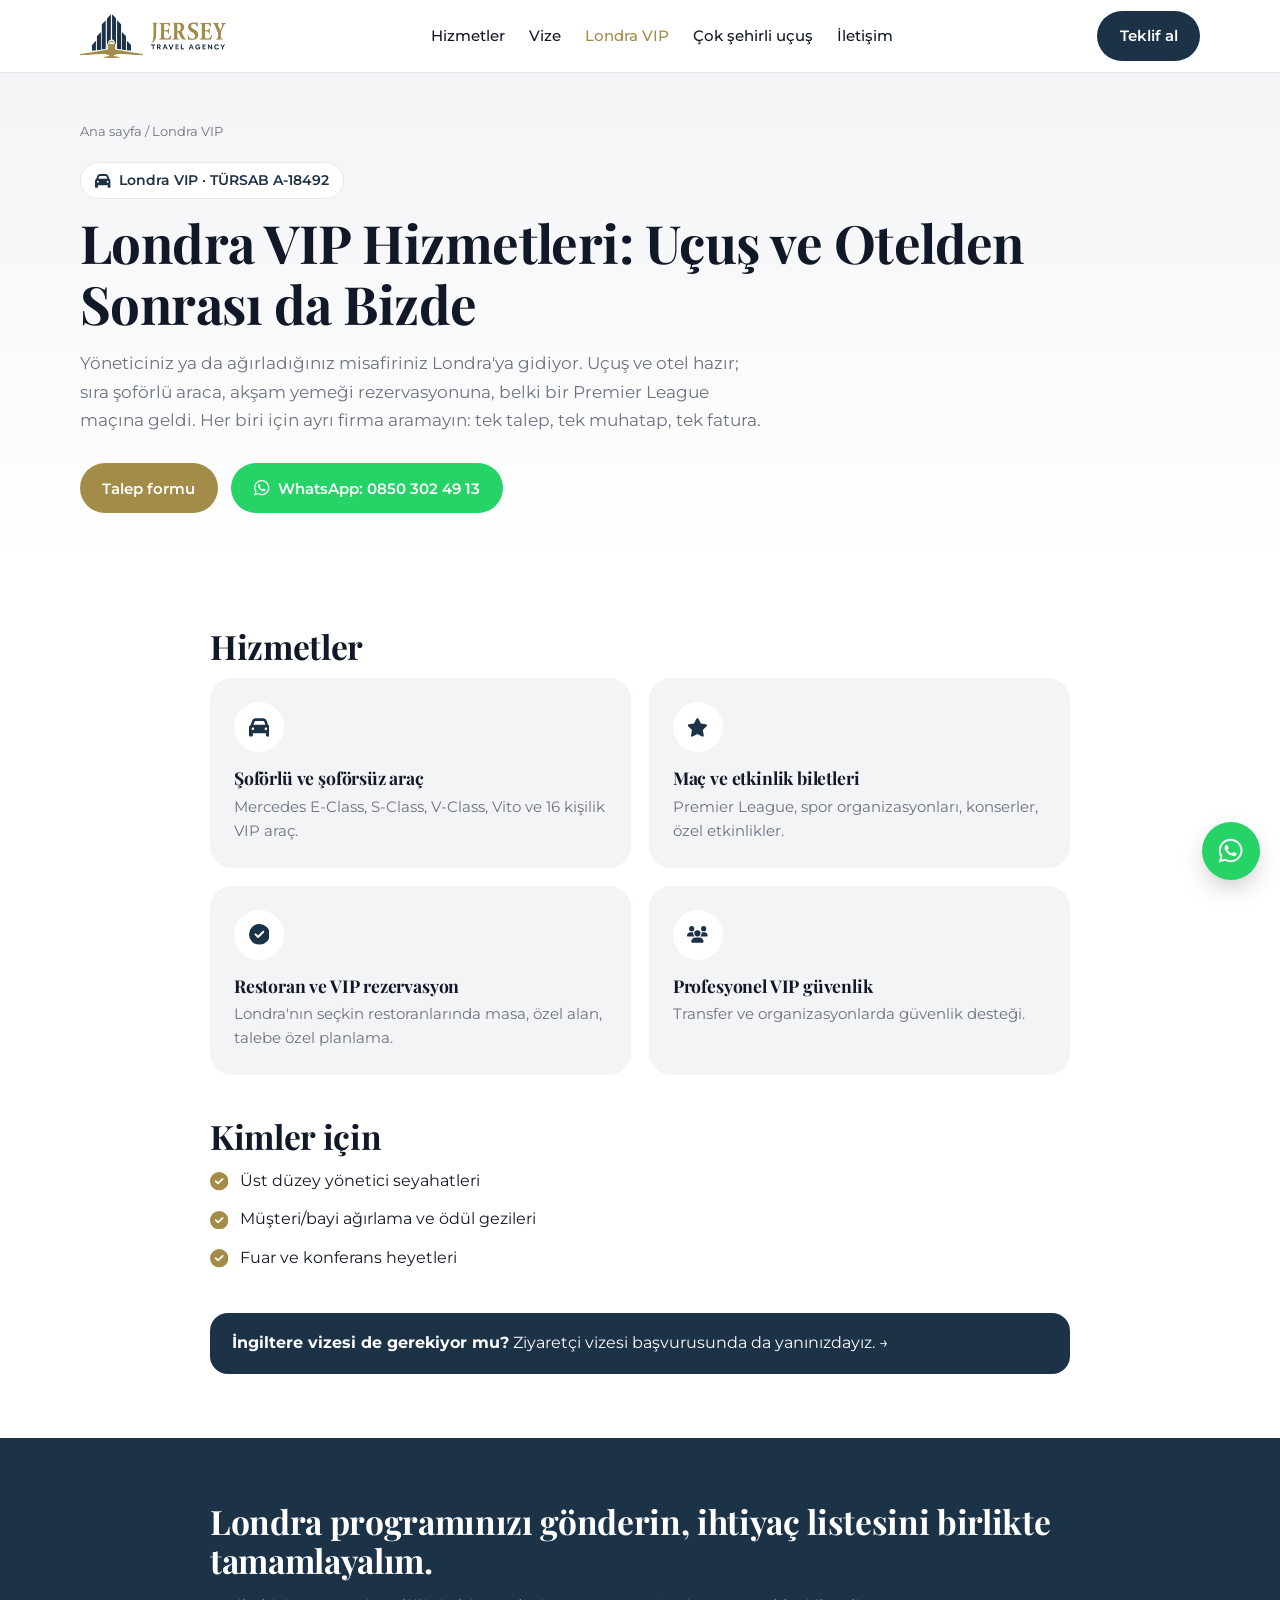
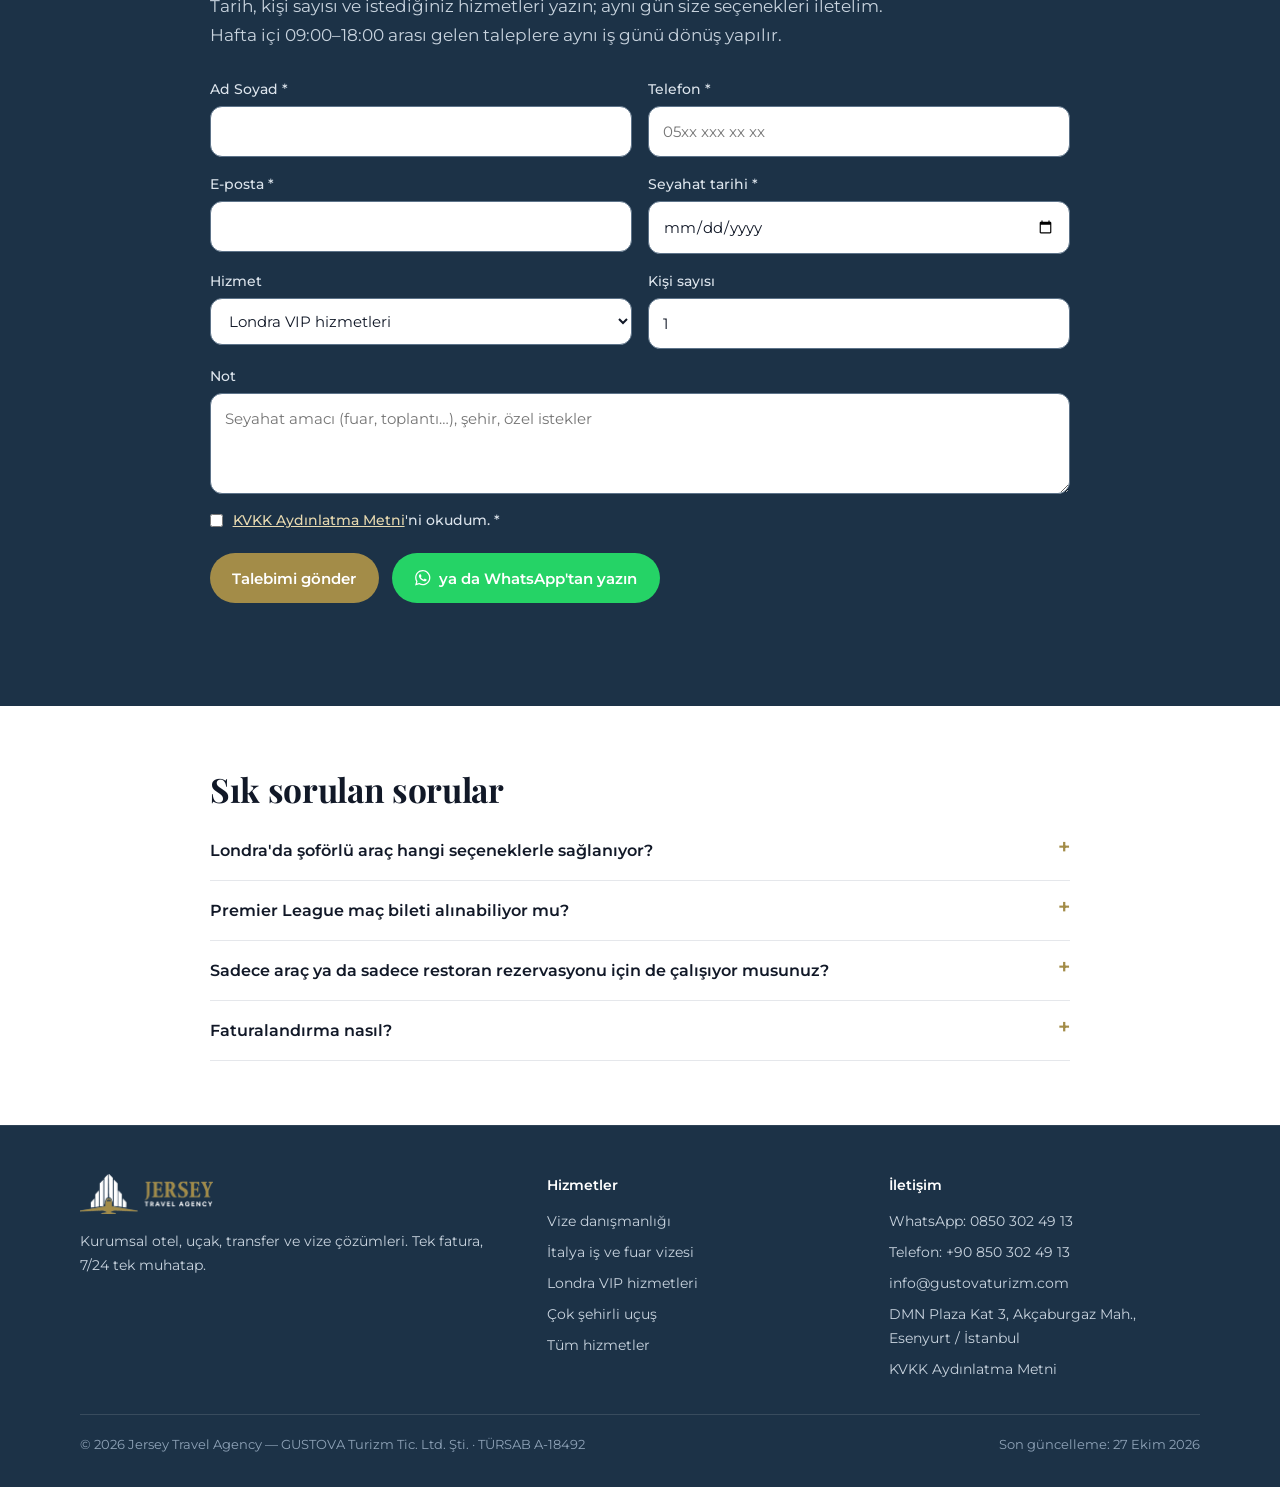
<file: londra-vip-hizmetleri.html>
<!DOCTYPE html>
<html lang="tr">
<head>
<meta charset="UTF-8">
<meta name="viewport" content="width=device-width, initial-scale=1.0">
<title>Londra VIP Transfer ve Concierge Hizmetleri | Jersey Travel</title>
<meta name="description" content="Londra&#x27;da şoförlü Mercedes, maç ve etkinlik bileti, seçkin restoran rezervasyonu, VIP güvenlik. Uçuş ve otelle aynı dosyada, tek muhatap.">
<meta name="robots" content="index,follow">
<link rel="canonical" href="https://www.jerseytravelagency.com/londra-vip-hizmetleri">
<meta property="og:type" content="website">
<meta property="og:title" content="Londra VIP Transfer ve Concierge Hizmetleri | Jersey Travel">
<meta property="og:description" content="Londra&#x27;da şoförlü Mercedes, maç ve etkinlik bileti, seçkin restoran rezervasyonu, VIP güvenlik. Uçuş ve otelle aynı dosyada, tek muhatap.">
<meta property="og:url" content="https://www.jerseytravelagency.com/londra-vip-hizmetleri">
<meta property="og:image" content="https://www.jerseytravelagency.com/img/hero.jpg">
<meta property="og:locale" content="tr_TR">
<link rel="icon" href="/img/logo-square.png">
<link rel="preconnect" href="https://fonts.googleapis.com">
<link rel="preconnect" href="https://fonts.gstatic.com" crossorigin>
<link href="https://fonts.googleapis.com/css2?family=Playfair+Display:wght@600;700&family=Montserrat:wght@400;500;600;700&display=swap" rel="stylesheet">
<link rel="stylesheet" href="/hizmet.css">
<script type="application/ld+json">
{
 "@context": "https://schema.org",
 "@graph": [
  {
   "@type": "TravelAgency",
   "@id": "https://www.jerseytravelagency.com/#sirket",
   "name": "Jersey Travel Agency",
   "legalName": "GUSTOVA Turizm Tic. Ltd. Şti.",
   "url": "https://www.jerseytravelagency.com/",
   "logo": "https://www.jerseytravelagency.com/img/logo.png",
   "telephone": "+90-850-302-49-13",
   "email": "info@gustovaturizm.com",
   "address": {
    "@type": "PostalAddress",
    "streetAddress": "DMN Plaza Kat 3, Akçaburgaz Mah.",
    "addressLocality": "Esenyurt",
    "addressRegion": "İstanbul",
    "addressCountry": "TR"
   },
   "identifier": {
    "@type": "PropertyValue",
    "name": "TÜRSAB Belge No",
    "value": "A-18492"
   },
   "sameAs": [
    "https://www.instagram.com/jersey_travel/",
    "https://www.gustovaturizm.com/"
   ]
  },
  {
   "@type": "Service",
   "name": "Londra VIP transfer ve concierge hizmetleri",
   "serviceType": "Concierge",
   "provider": {
    "@id": "https://www.jerseytravelagency.com/#sirket"
   },
   "areaServed": "TR",
   "audience": {
    "@type": "BusinessAudience"
   },
   "description": "Londra'da şoförlü araç, maç ve etkinlik bileti, restoran rezervasyonu ve VIP güvenlik.",
   "url": "https://www.jerseytravelagency.com/londra-vip-hizmetleri"
  },
  {
   "@type": "FAQPage",
   "mainEntity": [
    {
     "@type": "Question",
     "name": "Londra'da şoförlü araç hangi seçeneklerle sağlanıyor?",
     "acceptedAnswer": {
      "@type": "Answer",
      "text": "Mercedes E-Class, S-Class, V-Class, Vito ve 16 kişilik VIP araç seçenekleri; havalimanı karşılama, saatlik ya da günlük kullanım."
     }
    },
    {
     "@type": "Question",
     "name": "Premier League maç bileti alınabiliyor mu?",
     "acceptedAnswer": {
      "@type": "Answer",
      "text": "Maç, konser ve özel etkinlikler için bilet talebinizi alırız; uygunluk ve koşulları maç bazında bildiririz."
     }
    },
    {
     "@type": "Question",
     "name": "Sadece araç ya da sadece restoran rezervasyonu için de çalışıyor musunuz?",
     "acceptedAnswer": {
      "@type": "Answer",
      "text": "Evet, hizmetler tek tek de alınabilir; uçuş ve otelle birlikte olduğunda tek dosyada yönetilir."
     }
    },
    {
     "@type": "Question",
     "name": "Faturalandırma nasıl?",
     "acceptedAnswer": {
      "@type": "Answer",
      "text": "Tüm hizmetler tek e-faturada toplanabilir; cari hesaplı müşterilerde aylık rapora işlenir."
     }
    }
   ]
  },
  {
   "@type": "BreadcrumbList",
   "itemListElement": [
    {
     "@type": "ListItem",
     "position": 1,
     "name": "Ana sayfa",
     "item": "https://www.jerseytravelagency.com/"
    },
    {
     "@type": "ListItem",
     "position": 2,
     "name": "Londra VIP"
    }
   ]
  }
 ]
}
</script>
</head>
<body>
<svg width="0" height="0" style="position:absolute" aria-hidden="true"><symbol id="i-invoice" viewBox="0 0 384 512"><path d="M64 0C28.7 0 0 28.7 0 64V448c0 35.3 28.7 64 64 64H320c35.3 0 64-28.7 64-64V160H256c-17.7 0-32-14.3-32-32V0H64zM256 0V128H384L256 0zM80 64h64c8.8 0 16 7.2 16 16s-7.2 16-16 16H80c-8.8 0-16-7.2-16-16s7.2-16 16-16zm0 64h64c8.8 0 16 7.2 16 16s-7.2 16-16 16H80c-8.8 0-16-7.2-16-16s7.2-16 16-16zm16 96H288c17.7 0 32 14.3 32 32v64c0 17.7-14.3 32-32 32H96c-17.7 0-32-14.3-32-32V256c0-17.7 14.3-32 32-32zm0 32v64H288V256H96zM240 416h64c8.8 0 16 7.2 16 16s-7.2 16-16 16H240c-8.8 0-16-7.2-16-16s7.2-16 16-16z"/></symbol><symbol id="i-headset" viewBox="0 0 512 512"><path d="M256 48C141.1 48 48 141.1 48 256v40c0 13.3-10.7 24-24 24s-24-10.7-24-24V256C0 114.6 114.6 0 256 0S512 114.6 512 256V400.1c0 48.6-39.4 88-88.1 88L313.6 488c-8.3 14.3-23.8 24-41.6 24H240c-26.5 0-48-21.5-48-48s21.5-48 48-48h32c17.8 0 33.3 9.7 41.6 24l110.4 .1c22.1 0 40-17.9 40-40V256c0-114.9-93.1-208-208-208zM144 208h16c17.7 0 32 14.3 32 32V352c0 17.7-14.3 32-32 32H144c-35.3 0-64-28.7-64-64V272c0-35.3 28.7-64 64-64zm224 0c35.3 0 64 28.7 64 64v48c0 35.3-28.7 64-64 64H352c-17.7 0-32-14.3-32-32V240c0-17.7 14.3-32 32-32h16z"/></symbol><symbol id="i-plane" viewBox="0 0 576 512"><path d="M482.3 192c34.2 0 93.7 29 93.7 64c0 36-59.5 64-93.7 64l-116.6 0L265.2 495.9c-5.7 10-16.3 16.1-27.8 16.1l-56.2 0c-10.6 0-18.3-10.2-15.4-20.4l49-171.6L112 320 68.8 377.6c-3 4-7.8 6.4-12.8 6.4l-42 0c-7.8 0-14-6.3-14-14c0-1.3 .2-2.6 .5-3.9L32 256 .5 145.9c-.4-1.3-.5-2.6-.5-3.9c0-7.8 6.3-14 14-14l42 0c5 0 9.8 2.4 12.8 6.4L112 192l102.9 0-49-171.6C162.9 10.2 170.6 0 181.2 0l56.2 0c11.5 0 22.1 6.2 27.8 16.1L365.7 192l116.6 0z"/></symbol><symbol id="i-car" viewBox="0 0 512 512"><path d="M135.2 117.4L109.1 192H402.9l-26.1-74.6C372.3 104.6 360.2 96 346.6 96H165.4c-13.6 0-25.7 8.6-30.2 21.4zM39.6 196.8L74.8 96.3C88.3 57.8 124.6 32 165.4 32H346.6c40.8 0 77.1 25.8 90.6 64.3l35.2 100.5c23.2 9.6 39.6 32.5 39.6 59.2V400v48c0 17.7-14.3 32-32 32H448c-17.7 0-32-14.3-32-32V400H96v48c0 17.7-14.3 32-32 32H32c-17.7 0-32-14.3-32-32V400V256c0-26.7 16.4-49.6 39.6-59.2zM128 288a32 32 0 1 0 -64 0 32 32 0 1 0 64 0zm288 32a32 32 0 1 0 0-64 32 32 0 1 0 0 64z"/></symbol><symbol id="i-passport" viewBox="0 0 448 512"><path d="M0 64C0 28.7 28.7 0 64 0H384c35.3 0 64 28.7 64 64V448c0 35.3-28.7 64-64 64H64c-35.3 0-64-28.7-64-64V64zM183 278.8c-27.9-13.2-48.4-39.4-53.7-70.8h39.1c1.6 30.4 7.7 53.8 14.6 70.8zm41.3 9.2l-.3 0-.3 0c-2.4-3.5-5.7-8.9-9.1-16.5c-6-13.6-12.4-34.3-14.2-63.5h47.1c-1.8 29.2-8.1 49.9-14.2 63.5c-3.4 7.6-6.7 13-9.1 16.5zm40.7-9.2c6.8-17.1 12.9-40.4 14.6-70.8h39.1c-5.3 31.4-25.8 57.6-53.7 70.8zM279.6 176c-1.6-30.4-7.7-53.8-14.6-70.8c27.9 13.2 48.4 39.4 53.7 70.8H279.6zM223.7 96l.3 0 .3 0c2.4 3.5 5.7 8.9 9.1 16.5c6 13.6 12.4 34.3 14.2 63.5H200.5c1.8-29.2 8.1-49.9 14.2-63.5c3.4-7.6 6.7-13 9.1-16.5zM183 105.2c-6.8 17.1-12.9 40.4-14.6 70.8H129.3c5.3-31.4 25.8-57.6 53.7-70.8zM96 192a128 128 0 1 0 256 0 128 128 0 1 0 -256 0zM112 384c-8.8 0-16 7.2-16 16s7.2 16 16 16H336c8.8 0 16-7.2 16-16s-7.2-16-16-16H112z"/></symbol><symbol id="i-check" viewBox="0 0 512 512"><path d="M256 512A256 256 0 1 0 256 0a256 256 0 1 0 0 512zM369 209L241 337c-9.4 9.4-24.6 9.4-33.9 0l-64-64c-9.4-9.4-9.4-24.6 0-33.9s24.6-9.4 33.9 0l47 47L335 175c9.4-9.4 24.6-9.4 33.9 0s9.4 24.6 0 33.9z"/></symbol><symbol id="i-star" viewBox="0 0 576 512"><path d="M316.9 18C311.6 7 300.4 0 288.1 0s-23.4 7-28.8 18L195 150.3 51.4 171.5c-12 1.8-22 10.2-25.7 21.7s-.7 24.2 7.9 32.7L137.8 329 113.2 474.7c-2 12 3 24.2 12.9 31.3s23 8 33.8 2.3l128.3-68.5 128.3 68.5c10.8 5.7 23.9 4.9 33.8-2.3s14.9-19.3 12.9-31.3L438.5 329 542.7 225.9c8.6-8.5 11.7-21.2 7.9-32.7s-13.7-19.9-25.7-21.7L381.2 150.3 316.9 18z"/></symbol><symbol id="i-users" viewBox="0 0 640 512"><path d="M144 0a80 80 0 1 1 0 160A80 80 0 1 1 144 0zM512 0a80 80 0 1 1 0 160A80 80 0 1 1 512 0zM0 298.7C0 239.8 47.8 192 106.7 192h42.7c15.9 0 31 3.5 44.6 9.7c-1.3 7.2-1.9 14.7-1.9 22.3c0 38.2 16.8 72.5 43.3 96c-.2 0-.4 0-.7 0H21.3C9.6 320 0 310.4 0 298.7zM405.3 320c-.2 0-.4 0-.7 0c26.6-23.5 43.3-57.8 43.3-96c0-7.6-.7-15-1.9-22.3c13.6-6.3 28.7-9.7 44.6-9.7h42.7C592.2 192 640 239.8 640 298.7c0 11.8-9.6 21.3-21.3 21.3H405.3zM224 224a96 96 0 1 1 192 0 96 96 0 1 1 -192 0zM128 485.3C128 411.7 187.7 352 261.3 352H378.7C452.3 352 512 411.7 512 485.3c0 14.7-11.9 26.7-26.7 26.7H154.7c-14.7 0-26.7-11.9-26.7-26.7z"/></symbol><symbol id="i-clock" viewBox="0 0 512 512"><path d="M256 0a256 256 0 1 1 0 512A256 256 0 1 1 256 0zM232 120V256c0 8 4 15.5 10.7 20l96 64c11 7.4 25.9 4.4 33.3-6.7s4.4-25.9-6.7-33.3L280 243.2V120c0-13.3-10.7-24-24-24s-24 10.7-24 24z"/></symbol><symbol id="i-wa" viewBox="0 0 448 512"><path d="M380.9 97.1C339 55.1 283.2 32 223.9 32c-122.4 0-222 99.6-222 222 0 39.1 10.2 77.3 29.6 111L0 480l117.7-30.9c32.4 17.7 68.9 27 106.1 27h.1c122.3 0 224.1-99.6 224.1-222 0-59.3-25.2-115-67.1-157zm-157 341.6c-33.2 0-65.7-8.9-94-25.7l-6.7-4-69.8 18.3L72 359.2l-4.4-7c-18.5-29.4-28.2-63.3-28.2-98.2 0-101.7 82.8-184.5 184.6-184.5 49.3 0 95.6 19.2 130.4 54.1 34.8 34.9 56.2 81.2 56.1 130.5 0 101.8-84.9 184.6-186.6 184.6zm101.2-138.2c-5.5-2.8-32.8-16.2-37.9-18-5.1-1.9-8.8-2.8-12.5 2.8-3.7 5.6-14.3 18-17.6 21.8-3.2 3.7-6.5 4.2-12 1.4-32.6-16.3-54-29.1-75.5-66-5.7-9.8 5.7-9.1 16.3-30.3 1.8-3.7.9-6.9-.5-9.7-1.4-2.8-12.5-30.1-17.1-41.2-4.5-10.8-9.1-9.3-12.5-9.5-3.2-.2-6.9-.2-10.6-.2-3.7 0-9.7 1.4-14.8 6.9-5.1 5.6-19.4 19-19.4 46.3 0 27.3 19.9 53.7 22.6 57.4 2.8 3.7 39.1 59.7 94.8 83.8 35.2 15.2 49 16.5 66.6 13.9 10.7-1.6 32.8-13.4 37.4-26.4 4.6-13 4.6-24.1 3.2-26.4-1.3-2.5-5-3.9-10.5-6.6z"/></symbol><symbol id="i-doc" viewBox="0 0 384 512"><path d="M64 0C28.7 0 0 28.7 0 64V448c0 35.3 28.7 64 64 64H320c35.3 0 64-28.7 64-64V160H256c-17.7 0-32-14.3-32-32V0H64zM256 0V128H384L256 0zM112 256H272c8.8 0 16 7.2 16 16s-7.2 16-16 16H112c-8.8 0-16-7.2-16-16s7.2-16 16-16zm0 64H272c8.8 0 16 7.2 16 16s-7.2 16-16 16H112c-8.8 0-16-7.2-16-16s7.2-16 16-16zm0 64H272c8.8 0 16 7.2 16 16s-7.2 16-16 16H112c-8.8 0-16-7.2-16-16s7.2-16 16-16z"/></symbol><symbol id="i-globe" viewBox="0 0 512 512"><path d="M256 0a256 256 0 1 1 0 512 256 256 0 1 1 0-512zM152 256c0 22.2 1.2 43.5 3.3 64H55.3c-4.8-20.5-7.3-41.9-7.3-64s2.5-43.5 7.3-64h100c-2.1 20.5-3.3 41.8-3.3 64zm52.6-96h102.8c2.4 20.4 3.8 41.8 3.8 64s-1.4 43.6-3.8 64H204.6c-2.4-20.4-3.8-41.8-3.8-64s1.4-43.6 3.8-64zm34.5-66.4c11.4-23.5 22.8-42.4 32.3-52.9 9.5 10.5 20.9 29.4 32.3 52.9 3.8 7.9 7.4 16.5 10.7 25.6H228.4c3.3-9.1 6.9-17.7 10.7-25.6zM188 129.6c4.6-10.9 9.7-21.3 15.2-31 9.9 3.3 19.2 8 27.8 13.8-6.4 5.4-12.2 11.3-17.5 17.2H188zm-46.8 32H55.3c19.4-54.1 60.4-97.9 112.8-119.8-15.2 25.3-27.3 61.6-34.9 119.8zm262.5 0h-90.2c-7.6-58.2-19.7-94.5-34.9-119.8 52.4 21.9 93.4 65.7 112.8 119.8zm.7 32c4.8 20.5 7.3 41.9 7.3 64s-2.5 43.5-7.3 64H356.7c2.1-20.5 3.3-41.8 3.3-64s-1.2-43.5-3.3-64h100zM355.7 350.4c-3.3 9.1-6.9 17.7-10.7 25.6-11.4 23.5-22.8 42.4-32.3 52.9-9.5-10.5-20.9-29.4-32.3-52.9-3.8-7.9-7.4-16.5-10.7-25.6h85.9zm26.3 0h74.7c-19.4 54.1-60.4 97.9-112.8 119.8 15.2-25.3 27.3-61.6 34.9-119.8zm-266.8 0c7.6 58.2 19.7 94.5 34.9 119.8-52.4-21.9-93.4-65.7-112.8-119.8h77.9z"/></symbol><symbol id="i-mail" viewBox="0 0 512 512"><path d="M48 64C21.5 64 0 85.5 0 112c0 15.1 7.1 29.3 19.2 38.4L236.8 313.6c11.4 8.5 27 8.5 38.4 0L493.8 150.4c12.1-9.1 19.2-23.3 19.2-38.4c0-26.5-21.5-48-48-48H48zM0 176V384c0 35.3 28.7 64 64 64H448c35.3 0 64-28.7 64-64V176L294.4 339.2c-22.8 17.1-54 17.1-76.8 0L0 176z"/></symbol><symbol id="i-pin" viewBox="0 0 384 512"><path d="M215.7 499.2C267 435 384 279.4 384 192C384 86 298 0 192 0S0 86 0 192c0 87.4 117 243 168.3 307.2c12.3 15.3 35.1 15.3 47.4 0zM192 128a64 64 0 1 1 0 128 64 64 0 1 1 0-128z"/></symbol><symbol id="i-phone" viewBox="0 0 512 512"><path d="M164.9 24.6c-7.7-18.6-28-28.5-47.4-23.2l-88 24C12.1 30.2 0 46 0 64C0 311.4 200.6 512 448 512c18 0 33.8-12.1 38.6-29.5l24-88c5.3-19.4-4.6-39.7-23.2-47.4l-96-40c-16.3-6.8-35.2-2.1-46.3 11.6L304.7 368C234.3 334.7 177.3 277.7 144 207.3L193.3 167c13.7-11.2 18.4-30 11.6-46.3l-40-96z"/></symbol></svg>
<header>
  <div class="wrap nav">
    <a class="logo" href="/" aria-label="Jersey Travel Agency ana sayfa"><img src="/img/logo.png" alt="Jersey Travel Agency"></a>
    <ul id="menu"><li><a href="/#hizmetler">Hizmetler</a></li><li><a href="/vize-danismanligi">Vize</a></li><li><a href="/londra-vip-hizmetleri" aria-current=page>Londra VIP</a></li><li><a href="/cok-sehirli-ucus">Çok şehirli uçuş</a></li><li><a href="/#iletisim">İletişim</a></li></ul>
    <div class="nav-right">
      <a class="btn btn-navy" href="#talep">Teklif al</a>
      <button class="burger" aria-label="Menü" aria-expanded="false" aria-controls="menu">☰</button>
    </div>
  </div>
</header>
<main>
<section class="ust-alan">
  <div class="wrap">
    <nav class="kirinti" aria-label="Sayfa yolu"><a href="/">Ana sayfa</a> / <span>Londra VIP</span></nav>
    <span class="tag"><svg class="ico"><use href="#i-car"/></svg>Londra VIP · TÜRSAB A-18492</span>
    <h1>Londra VIP Hizmetleri: Uçuş ve Otelden Sonrası da Bizde</h1>
    <p class="lead">Yöneticiniz ya da ağırladığınız misafiriniz Londra&#x27;ya gidiyor. Uçuş ve otel hazır; sıra şoförlü araca, akşam yemeği rezervasyonuna, belki bir Premier League maçına geldi. Her biri için ayrı firma aramayın: tek talep, tek muhatap, tek fatura.</p>
    <div class="cta"><a class="btn btn-gold" href="#talep">Talep formu</a>
      <a class="btn btn-wa" href="https://wa.me/908503024913?text=Merhaba,%20Londra%20VIP%20hizmetleri%20için%20bilgi%20almak%20istiyorum." target="_blank" rel="noopener"><svg class="ico"><use href="#i-wa"/></svg>WhatsApp: 0850 302 49 13</a></div>
  </div>
</section>
<section class="icerik"><div class="wrap dar"><div class="blok"><h2>Hizmetler</h2><div class="kartlar"><div class="kart"><div class="circle"><svg class="ico"><use href="#i-car"/></svg></div><h3>Şoförlü ve şoförsüz araç</h3><p>Mercedes E-Class, S-Class, V-Class, Vito ve 16 kişilik VIP araç.</p></div><div class="kart"><div class="circle"><svg class="ico"><use href="#i-star"/></svg></div><h3>Maç ve etkinlik biletleri</h3><p>Premier League, spor organizasyonları, konserler, özel etkinlikler.</p></div><div class="kart"><div class="circle"><svg class="ico"><use href="#i-check"/></svg></div><h3>Restoran ve VIP rezervasyon</h3><p>Londra&#x27;nın seçkin restoranlarında masa, özel alan, talebe özel planlama.</p></div><div class="kart"><div class="circle"><svg class="ico"><use href="#i-users"/></svg></div><h3>Profesyonel VIP güvenlik</h3><p>Transfer ve organizasyonlarda güvenlik desteği.</p></div></div></div><div class="blok"><h2>Kimler için</h2><ul class="checks"><li><svg class="ico"><use href="#i-check"/></svg><span>Üst düzey yönetici seyahatleri</span></li><li><svg class="ico"><use href="#i-check"/></svg><span>Müşteri/bayi ağırlama ve ödül gezileri</span></li><li><svg class="ico"><use href="#i-check"/></svg><span>Fuar ve konferans heyetleri</span></li></ul></div><div class="blok"><a class="bag" href="/vize-danismanligi"><b>İngiltere vizesi de gerekiyor mu?</b> Ziyaretçi vizesi başvurusunda da yanınızdayız. →</a></div></div></section>
<section class="talep-alan" id="talep">
  <div class="wrap dar">
    <h2>Londra programınızı gönderin, ihtiyaç listesini birlikte tamamlayalım.</h2>
    <p class="lead acik">Tarih, kişi sayısı ve istediğiniz hizmetleri yazın; aynı gün size seçenekleri iletelim. Hafta içi 09:00–18:00 arası gelen taleplere aynı iş günü dönüş yapılır.</p>
    <form class="talep" data-talep novalidate>
  <div class="alan"><label for="f-ad">Ad Soyad *</label><input id="f-ad" name="ad" required autocomplete="name" maxlength="100"></div>
  <div class="alan"><label for="f-tel">Telefon *</label><input id="f-tel" name="telefon" type="tel" required autocomplete="tel" placeholder="05xx xxx xx xx" maxlength="30"></div>
  <div class="alan"><label for="f-mail">E-posta *</label><input id="f-mail" name="eposta" type="email" required autocomplete="email" maxlength="120"></div>
  <div class="alan"><label for="f-tarih">Seyahat tarihi *</label><input id="f-tarih" name="tarih" type="date" required></div>
  <div class="alan"><label for="f-hizmet">Hizmet</label><select id="f-hizmet" name="hizmet"><option>Vize danışmanlığı</option><option>Vize — İtalya</option><option>Vize — İngiltere</option><option>Vize — Kanada</option><option>Vize — Çin ticari</option><option selected>Londra VIP hizmetleri</option><option>Çok şehirli uçuş</option><option>Diğer</option></select></div>
  <div class="alan"><label for="f-kisi">Kişi sayısı</label><input id="f-kisi" name="kisi" type="number" min="1" max="200" value="1"></div>
  <div class="alan tam"><label for="f-not">Not</label><textarea id="f-not" name="not" rows="3" maxlength="2000" placeholder="Seyahat amacı (fuar, toplantı…), şehir, özel istekler"></textarea></div>
  <div class="gizli" aria-hidden="true"><label>Web sitesi<input name="web" tabindex="-1" autocomplete="off"></label></div>
  <label class="tam onay"><input type="checkbox" name="kvkk" value="evet" required> <span><a href="/kvkk-aydinlatma" target="_blank">KVKK Aydınlatma Metni</a>'ni okudum. *</span></label>
  <div class="tam gonder"><button class="btn btn-gold" type="submit">Talebimi gönder</button>
    <a class="btn btn-wa" href="https://wa.me/908503024913?text=Merhaba,%20Londra%20VIP%20hizmetleri%20için%20bilgi%20almak%20istiyorum." target="_blank" rel="noopener"><svg class="ico"><use href="#i-wa"/></svg>ya da WhatsApp'tan yazın</a></div>
  <p class="tam durum" role="status" aria-live="polite"></p>
</form>
  </div>
</section>
<section class="sss"><div class="wrap dar"><h2>Sık sorulan sorular</h2><details><summary>Londra&#x27;da şoförlü araç hangi seçeneklerle sağlanıyor?</summary><p>Mercedes E-Class, S-Class, V-Class, Vito ve 16 kişilik VIP araç seçenekleri; havalimanı karşılama, saatlik ya da günlük kullanım.</p></details><details><summary>Premier League maç bileti alınabiliyor mu?</summary><p>Maç, konser ve özel etkinlikler için bilet talebinizi alırız; uygunluk ve koşulları maç bazında bildiririz.</p></details><details><summary>Sadece araç ya da sadece restoran rezervasyonu için de çalışıyor musunuz?</summary><p>Evet, hizmetler tek tek de alınabilir; uçuş ve otelle birlikte olduğunda tek dosyada yönetilir.</p></details><details><summary>Faturalandırma nasıl?</summary><p>Tüm hizmetler tek e-faturada toplanabilir; cari hesaplı müşterilerde aylık rapora işlenir.</p></details></div></section>
</main>
<footer>
  <div class="wrap">
    <div class="grid">
      <div><img src="/img/logo-white.png" alt="Jersey Travel Agency"><p>Kurumsal otel, uçak, transfer ve vize çözümleri. Tek fatura, 7/24 tek muhatap.</p></div>
      <div><h4>Hizmetler</h4><ul>
        <li><a href="/vize-danismanligi">Vize danışmanlığı</a></li>
        <li><a href="/vize-danismanligi/italya">İtalya iş ve fuar vizesi</a></li>
        <li><a href="/londra-vip-hizmetleri">Londra VIP hizmetleri</a></li>
        <li><a href="/cok-sehirli-ucus">Çok şehirli uçuş</a></li>
        <li><a href="/#hizmetler">Tüm hizmetler</a></li></ul></div>
      <div><h4>İletişim</h4><ul>
        <li><a href="https://wa.me/908503024913?text=Merhaba,%20bilgi%20almak%20istiyorum." target="_blank" rel="noopener">WhatsApp: 0850 302 49 13</a></li>
        <li><a href="tel:+908503024913">Telefon: +90 850 302 49 13</a></li>
        <li><a href="mailto:info@gustovaturizm.com">info@gustovaturizm.com</a></li>
        <li>DMN Plaza Kat 3, Akçaburgaz Mah., Esenyurt / İstanbul</li>
        <li><a href="/kvkk-aydinlatma">KVKK Aydınlatma Metni</a></li></ul></div>
    </div>
    <div class="bottom"><span>© <span id="yr">2026</span> Jersey Travel Agency — GUSTOVA Turizm Tic. Ltd. Şti. · TÜRSAB A-18492</span><span>Son güncelleme: 27 Ekim 2026</span></div>
  </div>
</footer>
<div class="mobil-serit"><a href="https://wa.me/908503024913?text=Merhaba,%20Londra%20VIP%20hizmetleri%20için%20bilgi%20almak%20istiyorum." target="_blank" rel="noopener" class="w"><svg class="ico"><use href="#i-wa"/></svg>WhatsApp</a><a href="tel:+908503024913" class="t"><svg class="ico"><use href="#i-phone"/></svg>Ara</a></div>
<a class="wa-float" href="https://wa.me/908503024913?text=Merhaba,%20Londra%20VIP%20hizmetleri%20için%20bilgi%20almak%20istiyorum." target="_blank" rel="noopener" aria-label="WhatsApp"><svg class="ico"><use href="#i-wa"/></svg></a>
<script src="/form.js" defer></script>
</body>
</html>
</file>
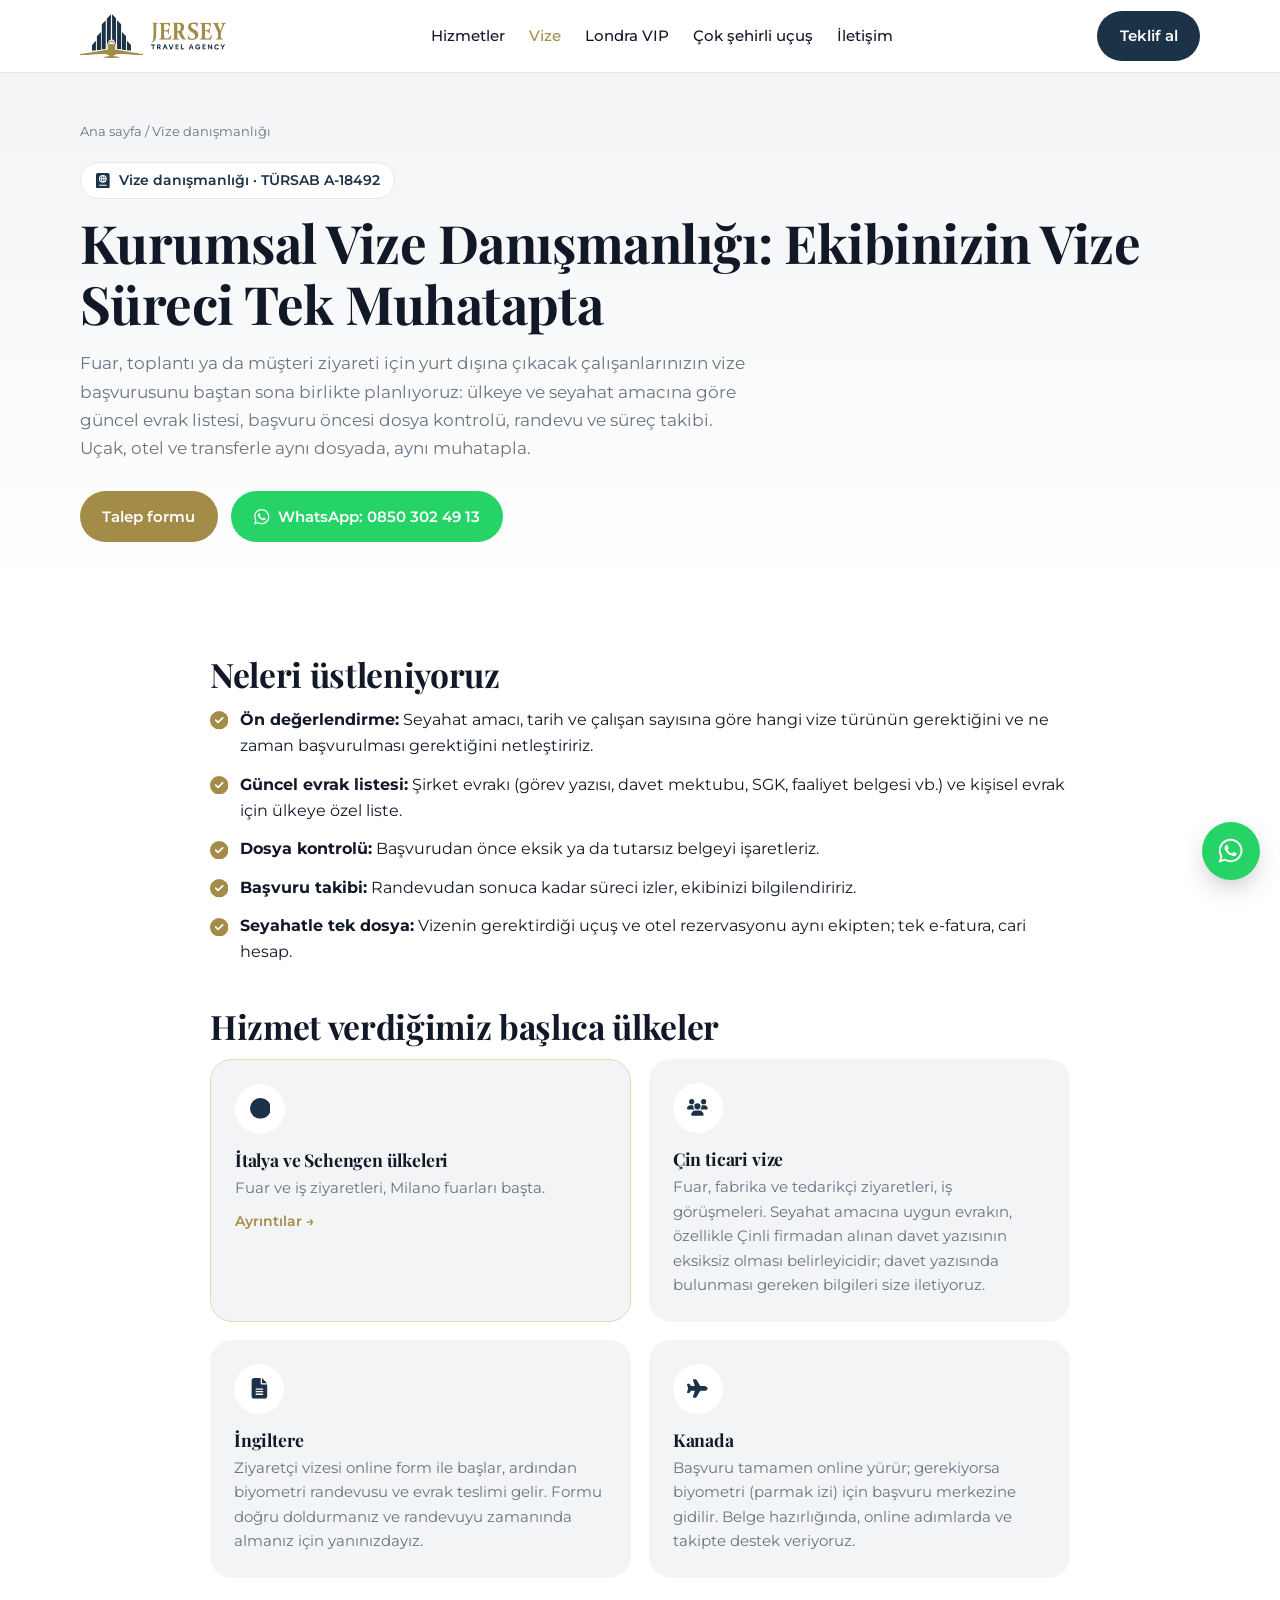
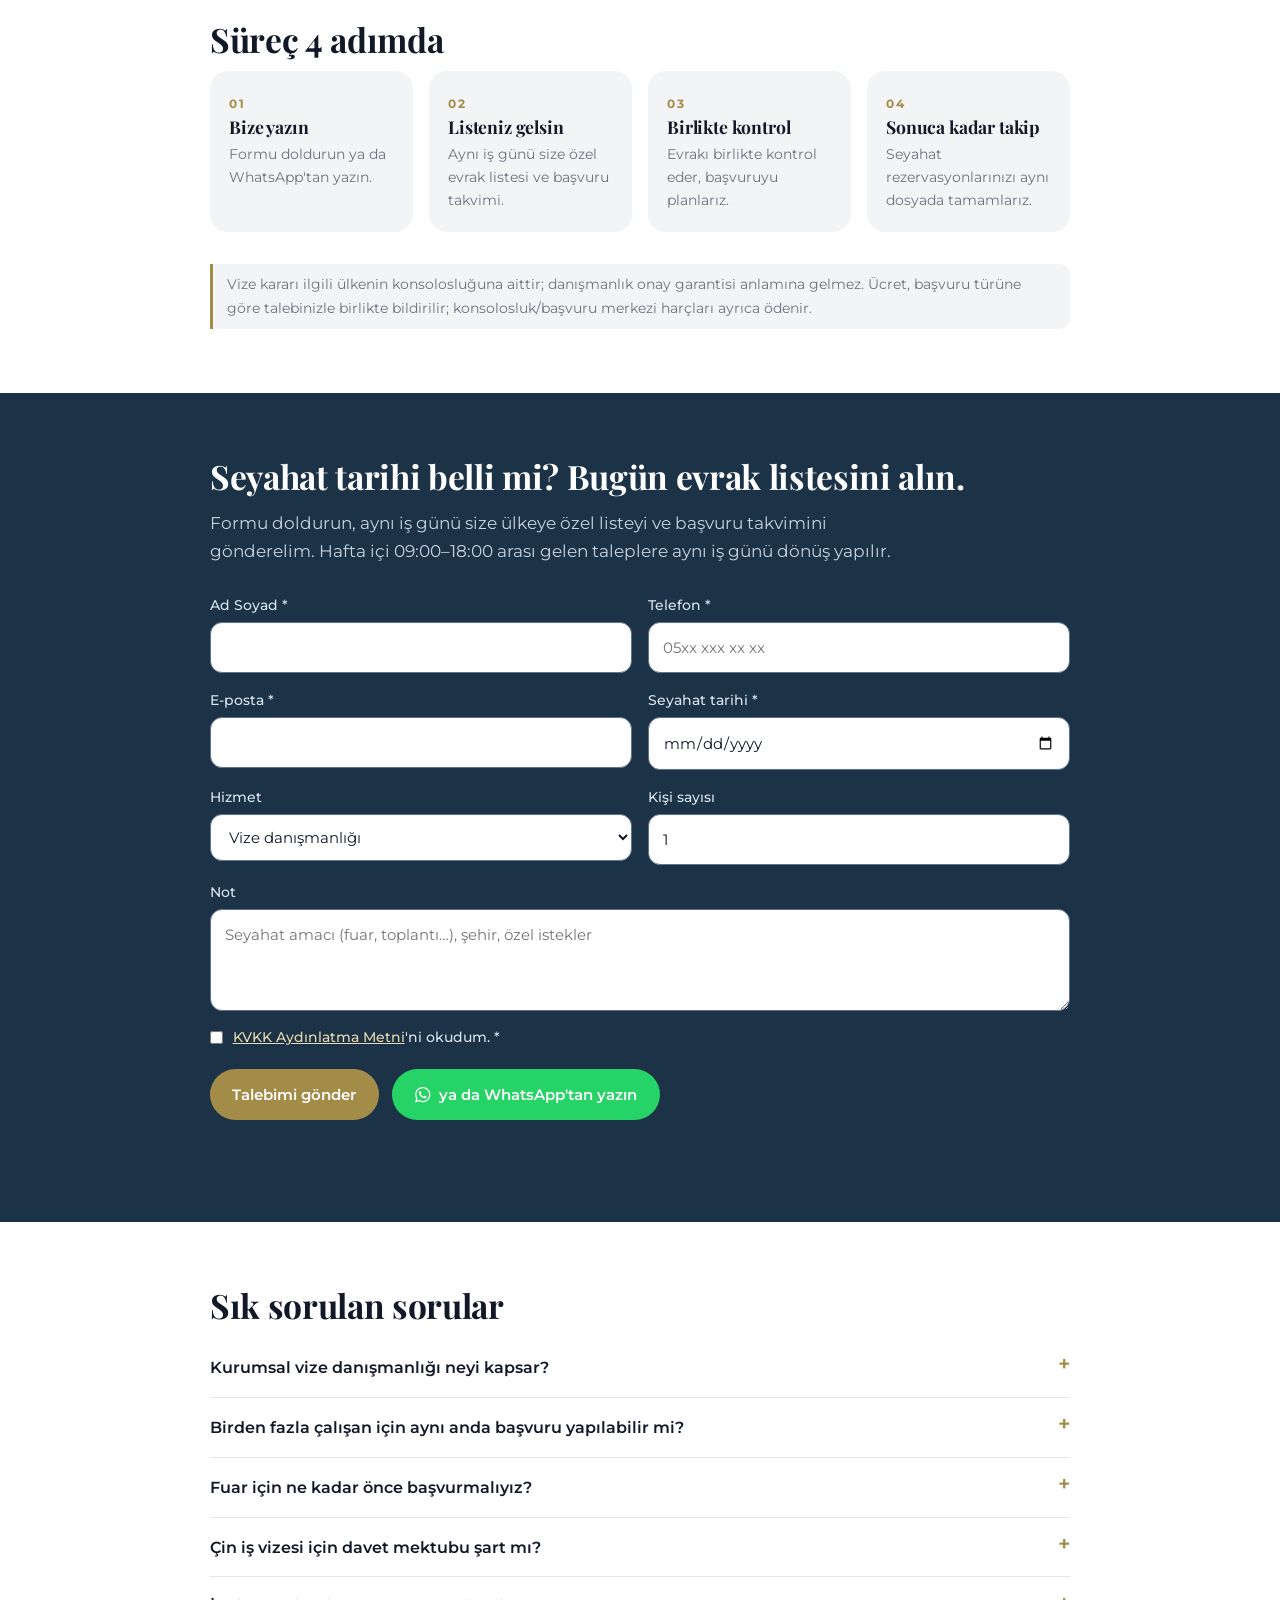
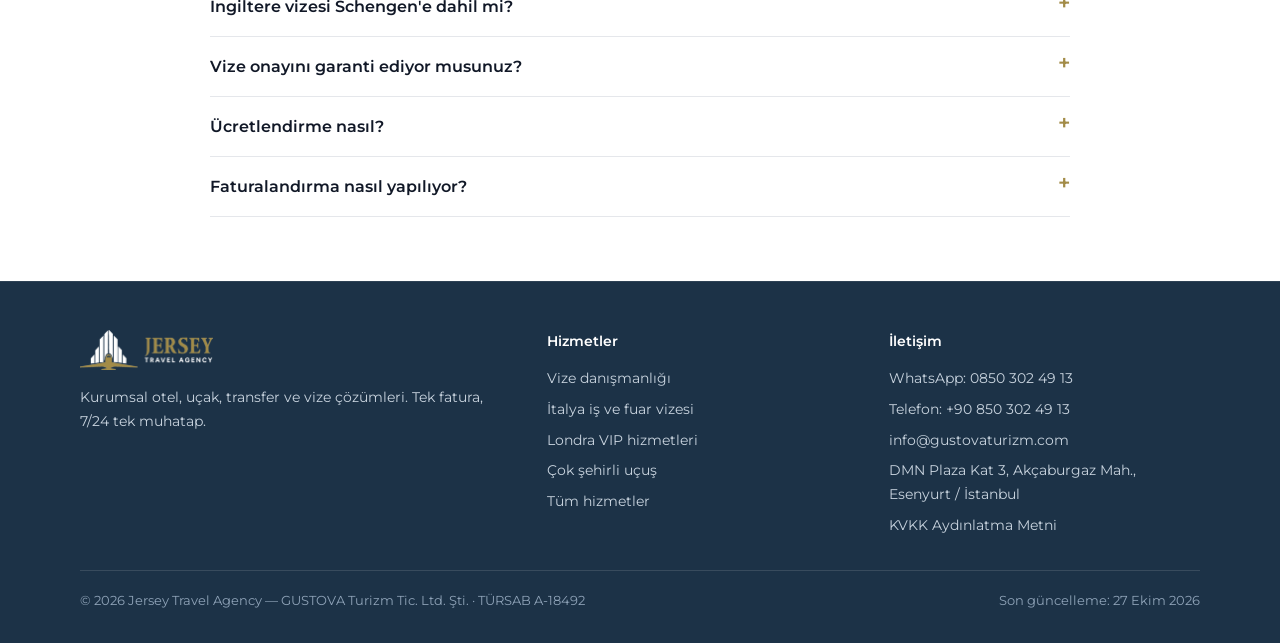
<file: vize-danismanligi.html>
<!DOCTYPE html>
<html lang="tr">
<head>
<meta charset="UTF-8">
<meta name="viewport" content="width=device-width, initial-scale=1.0">
<title>Kurumsal Vize Danışmanlığı | Jersey Travel Agency</title>
<meta name="description" content="İş, fuar ve toplantı seyahatleri için vize danışmanlığı: evrak listesi, başvuru takibi ve tek muhatap. İtalya, İngiltere, Kanada, Çin. TÜRSAB A-18492.">
<meta name="robots" content="index,follow">
<link rel="canonical" href="https://www.jerseytravelagency.com/vize-danismanligi">
<meta property="og:type" content="website">
<meta property="og:title" content="Kurumsal Vize Danışmanlığı | Jersey Travel Agency">
<meta property="og:description" content="İş, fuar ve toplantı seyahatleri için vize danışmanlığı: evrak listesi, başvuru takibi ve tek muhatap. İtalya, İngiltere, Kanada, Çin. TÜRSAB A-18492.">
<meta property="og:url" content="https://www.jerseytravelagency.com/vize-danismanligi">
<meta property="og:image" content="https://www.jerseytravelagency.com/img/hero.jpg">
<meta property="og:locale" content="tr_TR">
<link rel="icon" href="/img/logo-square.png">
<link rel="preconnect" href="https://fonts.googleapis.com">
<link rel="preconnect" href="https://fonts.gstatic.com" crossorigin>
<link href="https://fonts.googleapis.com/css2?family=Playfair+Display:wght@600;700&family=Montserrat:wght@400;500;600;700&display=swap" rel="stylesheet">
<link rel="stylesheet" href="/hizmet.css">
<script type="application/ld+json">
{
 "@context": "https://schema.org",
 "@graph": [
  {
   "@type": "TravelAgency",
   "@id": "https://www.jerseytravelagency.com/#sirket",
   "name": "Jersey Travel Agency",
   "legalName": "GUSTOVA Turizm Tic. Ltd. Şti.",
   "url": "https://www.jerseytravelagency.com/",
   "logo": "https://www.jerseytravelagency.com/img/logo.png",
   "telephone": "+90-850-302-49-13",
   "email": "info@gustovaturizm.com",
   "address": {
    "@type": "PostalAddress",
    "streetAddress": "DMN Plaza Kat 3, Akçaburgaz Mah.",
    "addressLocality": "Esenyurt",
    "addressRegion": "İstanbul",
    "addressCountry": "TR"
   },
   "identifier": {
    "@type": "PropertyValue",
    "name": "TÜRSAB Belge No",
    "value": "A-18492"
   },
   "sameAs": [
    "https://www.instagram.com/jersey_travel/",
    "https://www.gustovaturizm.com/"
   ]
  },
  {
   "@type": "Service",
   "name": "Kurumsal vize danışmanlığı",
   "serviceType": "Vize danışmanlığı",
   "provider": {
    "@id": "https://www.jerseytravelagency.com/#sirket"
   },
   "areaServed": "TR",
   "audience": {
    "@type": "BusinessAudience"
   },
   "description": "İş, fuar ve toplantı seyahatleri için vize türünün belirlenmesi, evrak listesi, dosya kontrolü ve başvuru takibi.",
   "url": "https://www.jerseytravelagency.com/vize-danismanligi"
  },
  {
   "@type": "FAQPage",
   "mainEntity": [
    {
     "@type": "Question",
     "name": "Kurumsal vize danışmanlığı neyi kapsar?",
     "acceptedAnswer": {
      "@type": "Answer",
      "text": "Vize türünün belirlenmesi, ülkeye ve seyahat amacına özel evrak listesi, başvuru öncesi dosya kontrolü, randevu planlaması ve sonuca kadar takip. Gerekirse uçuş ve otel rezervasyonu da aynı dosyada yapılır."
     }
    },
    {
     "@type": "Question",
     "name": "Birden fazla çalışan için aynı anda başvuru yapılabilir mi?",
     "acceptedAnswer": {
      "@type": "Answer",
      "text": "Evet. Ekip seyahatlerinde her çalışanın evrakını ayrı ayrı takip eder, şirket evrakını tek seferde hazırlatırız."
     }
    },
    {
     "@type": "Question",
     "name": "Fuar için ne kadar önce başvurmalıyız?",
     "acceptedAnswer": {
      "@type": "Answer",
      "text": "Schengen ülkelerinde başvuru seyahatten en erken 6 ay, en geç 15 gün önce yapılabilir; yoğun dönemlerde randevu bulmak zorlaştığı için fuar tarihinden en az 6–8 hafta önce başlamanızı öneririz."
     }
    },
    {
     "@type": "Question",
     "name": "Çin iş vizesi için davet mektubu şart mı?",
     "acceptedAnswer": {
      "@type": "Answer",
      "text": "Ticari vizede genellikle Çinli firmadan davet yazısı istenir; içermesi gereken bilgileri size gönderiyoruz."
     }
    },
    {
     "@type": "Question",
     "name": "İngiltere vizesi Schengen'e dahil mi?",
     "acceptedAnswer": {
      "@type": "Answer",
      "text": "Hayır, İngiltere ayrı vize ister. Form online doldurulur, biyometri için başvuru merkezine gidilir."
     }
    },
    {
     "@type": "Question",
     "name": "Vize onayını garanti ediyor musunuz?",
     "acceptedAnswer": {
      "@type": "Answer",
      "text": "Hayır. Karar konsolosluğa aittir. Bizim işimiz dosyanın eksiksiz ve tutarlı hazırlanmasını ve sürecin zamanında yürümesini sağlamaktır."
     }
    },
    {
     "@type": "Question",
     "name": "Ücretlendirme nasıl?",
     "acceptedAnswer": {
      "@type": "Answer",
      "text": "Ülke ve başvuru türüne göre değişir; talebinizi aldığımızda yazılı olarak bildiririz. Konsolosluk/başvuru merkezi harçları ayrıca ödenir."
     }
    },
    {
     "@type": "Question",
     "name": "Faturalandırma nasıl yapılıyor?",
     "acceptedAnswer": {
      "@type": "Answer",
      "text": "Şirketinize e-fatura kesilir; cari hesaplı çalışan müşterilerimizde vize hizmeti, seyahat harcamalarıyla aynı aylık raporda yer alır."
     }
    }
   ]
  },
  {
   "@type": "BreadcrumbList",
   "itemListElement": [
    {
     "@type": "ListItem",
     "position": 1,
     "name": "Ana sayfa",
     "item": "https://www.jerseytravelagency.com/"
    },
    {
     "@type": "ListItem",
     "position": 2,
     "name": "Vize danışmanlığı"
    }
   ]
  }
 ]
}
</script>
</head>
<body>
<svg width="0" height="0" style="position:absolute" aria-hidden="true"><symbol id="i-invoice" viewBox="0 0 384 512"><path d="M64 0C28.7 0 0 28.7 0 64V448c0 35.3 28.7 64 64 64H320c35.3 0 64-28.7 64-64V160H256c-17.7 0-32-14.3-32-32V0H64zM256 0V128H384L256 0zM80 64h64c8.8 0 16 7.2 16 16s-7.2 16-16 16H80c-8.8 0-16-7.2-16-16s7.2-16 16-16zm0 64h64c8.8 0 16 7.2 16 16s-7.2 16-16 16H80c-8.8 0-16-7.2-16-16s7.2-16 16-16zm16 96H288c17.7 0 32 14.3 32 32v64c0 17.7-14.3 32-32 32H96c-17.7 0-32-14.3-32-32V256c0-17.7 14.3-32 32-32zm0 32v64H288V256H96zM240 416h64c8.8 0 16 7.2 16 16s-7.2 16-16 16H240c-8.8 0-16-7.2-16-16s7.2-16 16-16z"/></symbol><symbol id="i-headset" viewBox="0 0 512 512"><path d="M256 48C141.1 48 48 141.1 48 256v40c0 13.3-10.7 24-24 24s-24-10.7-24-24V256C0 114.6 114.6 0 256 0S512 114.6 512 256V400.1c0 48.6-39.4 88-88.1 88L313.6 488c-8.3 14.3-23.8 24-41.6 24H240c-26.5 0-48-21.5-48-48s21.5-48 48-48h32c17.8 0 33.3 9.7 41.6 24l110.4 .1c22.1 0 40-17.9 40-40V256c0-114.9-93.1-208-208-208zM144 208h16c17.7 0 32 14.3 32 32V352c0 17.7-14.3 32-32 32H144c-35.3 0-64-28.7-64-64V272c0-35.3 28.7-64 64-64zm224 0c35.3 0 64 28.7 64 64v48c0 35.3-28.7 64-64 64H352c-17.7 0-32-14.3-32-32V240c0-17.7 14.3-32 32-32h16z"/></symbol><symbol id="i-plane" viewBox="0 0 576 512"><path d="M482.3 192c34.2 0 93.7 29 93.7 64c0 36-59.5 64-93.7 64l-116.6 0L265.2 495.9c-5.7 10-16.3 16.1-27.8 16.1l-56.2 0c-10.6 0-18.3-10.2-15.4-20.4l49-171.6L112 320 68.8 377.6c-3 4-7.8 6.4-12.8 6.4l-42 0c-7.8 0-14-6.3-14-14c0-1.3 .2-2.6 .5-3.9L32 256 .5 145.9c-.4-1.3-.5-2.6-.5-3.9c0-7.8 6.3-14 14-14l42 0c5 0 9.8 2.4 12.8 6.4L112 192l102.9 0-49-171.6C162.9 10.2 170.6 0 181.2 0l56.2 0c11.5 0 22.1 6.2 27.8 16.1L365.7 192l116.6 0z"/></symbol><symbol id="i-car" viewBox="0 0 512 512"><path d="M135.2 117.4L109.1 192H402.9l-26.1-74.6C372.3 104.6 360.2 96 346.6 96H165.4c-13.6 0-25.7 8.6-30.2 21.4zM39.6 196.8L74.8 96.3C88.3 57.8 124.6 32 165.4 32H346.6c40.8 0 77.1 25.8 90.6 64.3l35.2 100.5c23.2 9.6 39.6 32.5 39.6 59.2V400v48c0 17.7-14.3 32-32 32H448c-17.7 0-32-14.3-32-32V400H96v48c0 17.7-14.3 32-32 32H32c-17.7 0-32-14.3-32-32V400V256c0-26.7 16.4-49.6 39.6-59.2zM128 288a32 32 0 1 0 -64 0 32 32 0 1 0 64 0zm288 32a32 32 0 1 0 0-64 32 32 0 1 0 0 64z"/></symbol><symbol id="i-passport" viewBox="0 0 448 512"><path d="M0 64C0 28.7 28.7 0 64 0H384c35.3 0 64 28.7 64 64V448c0 35.3-28.7 64-64 64H64c-35.3 0-64-28.7-64-64V64zM183 278.8c-27.9-13.2-48.4-39.4-53.7-70.8h39.1c1.6 30.4 7.7 53.8 14.6 70.8zm41.3 9.2l-.3 0-.3 0c-2.4-3.5-5.7-8.9-9.1-16.5c-6-13.6-12.4-34.3-14.2-63.5h47.1c-1.8 29.2-8.1 49.9-14.2 63.5c-3.4 7.6-6.7 13-9.1 16.5zm40.7-9.2c6.8-17.1 12.9-40.4 14.6-70.8h39.1c-5.3 31.4-25.8 57.6-53.7 70.8zM279.6 176c-1.6-30.4-7.7-53.8-14.6-70.8c27.9 13.2 48.4 39.4 53.7 70.8H279.6zM223.7 96l.3 0 .3 0c2.4 3.5 5.7 8.9 9.1 16.5c6 13.6 12.4 34.3 14.2 63.5H200.5c1.8-29.2 8.1-49.9 14.2-63.5c3.4-7.6 6.7-13 9.1-16.5zM183 105.2c-6.8 17.1-12.9 40.4-14.6 70.8H129.3c5.3-31.4 25.8-57.6 53.7-70.8zM96 192a128 128 0 1 0 256 0 128 128 0 1 0 -256 0zM112 384c-8.8 0-16 7.2-16 16s7.2 16 16 16H336c8.8 0 16-7.2 16-16s-7.2-16-16-16H112z"/></symbol><symbol id="i-check" viewBox="0 0 512 512"><path d="M256 512A256 256 0 1 0 256 0a256 256 0 1 0 0 512zM369 209L241 337c-9.4 9.4-24.6 9.4-33.9 0l-64-64c-9.4-9.4-9.4-24.6 0-33.9s24.6-9.4 33.9 0l47 47L335 175c9.4-9.4 24.6-9.4 33.9 0s9.4 24.6 0 33.9z"/></symbol><symbol id="i-star" viewBox="0 0 576 512"><path d="M316.9 18C311.6 7 300.4 0 288.1 0s-23.4 7-28.8 18L195 150.3 51.4 171.5c-12 1.8-22 10.2-25.7 21.7s-.7 24.2 7.9 32.7L137.8 329 113.2 474.7c-2 12 3 24.2 12.9 31.3s23 8 33.8 2.3l128.3-68.5 128.3 68.5c10.8 5.7 23.9 4.9 33.8-2.3s14.9-19.3 12.9-31.3L438.5 329 542.7 225.9c8.6-8.5 11.7-21.2 7.9-32.7s-13.7-19.9-25.7-21.7L381.2 150.3 316.9 18z"/></symbol><symbol id="i-users" viewBox="0 0 640 512"><path d="M144 0a80 80 0 1 1 0 160A80 80 0 1 1 144 0zM512 0a80 80 0 1 1 0 160A80 80 0 1 1 512 0zM0 298.7C0 239.8 47.8 192 106.7 192h42.7c15.9 0 31 3.5 44.6 9.7c-1.3 7.2-1.9 14.7-1.9 22.3c0 38.2 16.8 72.5 43.3 96c-.2 0-.4 0-.7 0H21.3C9.6 320 0 310.4 0 298.7zM405.3 320c-.2 0-.4 0-.7 0c26.6-23.5 43.3-57.8 43.3-96c0-7.6-.7-15-1.9-22.3c13.6-6.3 28.7-9.7 44.6-9.7h42.7C592.2 192 640 239.8 640 298.7c0 11.8-9.6 21.3-21.3 21.3H405.3zM224 224a96 96 0 1 1 192 0 96 96 0 1 1 -192 0zM128 485.3C128 411.7 187.7 352 261.3 352H378.7C452.3 352 512 411.7 512 485.3c0 14.7-11.9 26.7-26.7 26.7H154.7c-14.7 0-26.7-11.9-26.7-26.7z"/></symbol><symbol id="i-clock" viewBox="0 0 512 512"><path d="M256 0a256 256 0 1 1 0 512A256 256 0 1 1 256 0zM232 120V256c0 8 4 15.5 10.7 20l96 64c11 7.4 25.9 4.4 33.3-6.7s4.4-25.9-6.7-33.3L280 243.2V120c0-13.3-10.7-24-24-24s-24 10.7-24 24z"/></symbol><symbol id="i-wa" viewBox="0 0 448 512"><path d="M380.9 97.1C339 55.1 283.2 32 223.9 32c-122.4 0-222 99.6-222 222 0 39.1 10.2 77.3 29.6 111L0 480l117.7-30.9c32.4 17.7 68.9 27 106.1 27h.1c122.3 0 224.1-99.6 224.1-222 0-59.3-25.2-115-67.1-157zm-157 341.6c-33.2 0-65.7-8.9-94-25.7l-6.7-4-69.8 18.3L72 359.2l-4.4-7c-18.5-29.4-28.2-63.3-28.2-98.2 0-101.7 82.8-184.5 184.6-184.5 49.3 0 95.6 19.2 130.4 54.1 34.8 34.9 56.2 81.2 56.1 130.5 0 101.8-84.9 184.6-186.6 184.6zm101.2-138.2c-5.5-2.8-32.8-16.2-37.9-18-5.1-1.9-8.8-2.8-12.5 2.8-3.7 5.6-14.3 18-17.6 21.8-3.2 3.7-6.5 4.2-12 1.4-32.6-16.3-54-29.1-75.5-66-5.7-9.8 5.7-9.1 16.3-30.3 1.8-3.7.9-6.9-.5-9.7-1.4-2.8-12.5-30.1-17.1-41.2-4.5-10.8-9.1-9.3-12.5-9.5-3.2-.2-6.9-.2-10.6-.2-3.7 0-9.7 1.4-14.8 6.9-5.1 5.6-19.4 19-19.4 46.3 0 27.3 19.9 53.7 22.6 57.4 2.8 3.7 39.1 59.7 94.8 83.8 35.2 15.2 49 16.5 66.6 13.9 10.7-1.6 32.8-13.4 37.4-26.4 4.6-13 4.6-24.1 3.2-26.4-1.3-2.5-5-3.9-10.5-6.6z"/></symbol><symbol id="i-doc" viewBox="0 0 384 512"><path d="M64 0C28.7 0 0 28.7 0 64V448c0 35.3 28.7 64 64 64H320c35.3 0 64-28.7 64-64V160H256c-17.7 0-32-14.3-32-32V0H64zM256 0V128H384L256 0zM112 256H272c8.8 0 16 7.2 16 16s-7.2 16-16 16H112c-8.8 0-16-7.2-16-16s7.2-16 16-16zm0 64H272c8.8 0 16 7.2 16 16s-7.2 16-16 16H112c-8.8 0-16-7.2-16-16s7.2-16 16-16zm0 64H272c8.8 0 16 7.2 16 16s-7.2 16-16 16H112c-8.8 0-16-7.2-16-16s7.2-16 16-16z"/></symbol><symbol id="i-globe" viewBox="0 0 512 512"><path d="M256 0a256 256 0 1 1 0 512 256 256 0 1 1 0-512zM152 256c0 22.2 1.2 43.5 3.3 64H55.3c-4.8-20.5-7.3-41.9-7.3-64s2.5-43.5 7.3-64h100c-2.1 20.5-3.3 41.8-3.3 64zm52.6-96h102.8c2.4 20.4 3.8 41.8 3.8 64s-1.4 43.6-3.8 64H204.6c-2.4-20.4-3.8-41.8-3.8-64s1.4-43.6 3.8-64zm34.5-66.4c11.4-23.5 22.8-42.4 32.3-52.9 9.5 10.5 20.9 29.4 32.3 52.9 3.8 7.9 7.4 16.5 10.7 25.6H228.4c3.3-9.1 6.9-17.7 10.7-25.6zM188 129.6c4.6-10.9 9.7-21.3 15.2-31 9.9 3.3 19.2 8 27.8 13.8-6.4 5.4-12.2 11.3-17.5 17.2H188zm-46.8 32H55.3c19.4-54.1 60.4-97.9 112.8-119.8-15.2 25.3-27.3 61.6-34.9 119.8zm262.5 0h-90.2c-7.6-58.2-19.7-94.5-34.9-119.8 52.4 21.9 93.4 65.7 112.8 119.8zm.7 32c4.8 20.5 7.3 41.9 7.3 64s-2.5 43.5-7.3 64H356.7c2.1-20.5 3.3-41.8 3.3-64s-1.2-43.5-3.3-64h100zM355.7 350.4c-3.3 9.1-6.9 17.7-10.7 25.6-11.4 23.5-22.8 42.4-32.3 52.9-9.5-10.5-20.9-29.4-32.3-52.9-3.8-7.9-7.4-16.5-10.7-25.6h85.9zm26.3 0h74.7c-19.4 54.1-60.4 97.9-112.8 119.8 15.2-25.3 27.3-61.6 34.9-119.8zm-266.8 0c7.6 58.2 19.7 94.5 34.9 119.8-52.4-21.9-93.4-65.7-112.8-119.8h77.9z"/></symbol><symbol id="i-mail" viewBox="0 0 512 512"><path d="M48 64C21.5 64 0 85.5 0 112c0 15.1 7.1 29.3 19.2 38.4L236.8 313.6c11.4 8.5 27 8.5 38.4 0L493.8 150.4c12.1-9.1 19.2-23.3 19.2-38.4c0-26.5-21.5-48-48-48H48zM0 176V384c0 35.3 28.7 64 64 64H448c35.3 0 64-28.7 64-64V176L294.4 339.2c-22.8 17.1-54 17.1-76.8 0L0 176z"/></symbol><symbol id="i-pin" viewBox="0 0 384 512"><path d="M215.7 499.2C267 435 384 279.4 384 192C384 86 298 0 192 0S0 86 0 192c0 87.4 117 243 168.3 307.2c12.3 15.3 35.1 15.3 47.4 0zM192 128a64 64 0 1 1 0 128 64 64 0 1 1 0-128z"/></symbol><symbol id="i-phone" viewBox="0 0 512 512"><path d="M164.9 24.6c-7.7-18.6-28-28.5-47.4-23.2l-88 24C12.1 30.2 0 46 0 64C0 311.4 200.6 512 448 512c18 0 33.8-12.1 38.6-29.5l24-88c5.3-19.4-4.6-39.7-23.2-47.4l-96-40c-16.3-6.8-35.2-2.1-46.3 11.6L304.7 368C234.3 334.7 177.3 277.7 144 207.3L193.3 167c13.7-11.2 18.4-30 11.6-46.3l-40-96z"/></symbol></svg>
<header>
  <div class="wrap nav">
    <a class="logo" href="/" aria-label="Jersey Travel Agency ana sayfa"><img src="/img/logo.png" alt="Jersey Travel Agency"></a>
    <ul id="menu"><li><a href="/#hizmetler">Hizmetler</a></li><li><a href="/vize-danismanligi" aria-current=page>Vize</a></li><li><a href="/londra-vip-hizmetleri">Londra VIP</a></li><li><a href="/cok-sehirli-ucus">Çok şehirli uçuş</a></li><li><a href="/#iletisim">İletişim</a></li></ul>
    <div class="nav-right">
      <a class="btn btn-navy" href="#talep">Teklif al</a>
      <button class="burger" aria-label="Menü" aria-expanded="false" aria-controls="menu">☰</button>
    </div>
  </div>
</header>
<main>
<section class="ust-alan">
  <div class="wrap">
    <nav class="kirinti" aria-label="Sayfa yolu"><a href="/">Ana sayfa</a> / <span>Vize danışmanlığı</span></nav>
    <span class="tag"><svg class="ico"><use href="#i-passport"/></svg>Vize danışmanlığı · TÜRSAB A-18492</span>
    <h1>Kurumsal Vize Danışmanlığı: Ekibinizin Vize Süreci Tek Muhatapta</h1>
    <p class="lead">Fuar, toplantı ya da müşteri ziyareti için yurt dışına çıkacak çalışanlarınızın vize başvurusunu baştan sona birlikte planlıyoruz: ülkeye ve seyahat amacına göre güncel evrak listesi, başvuru öncesi dosya kontrolü, randevu ve süreç takibi. Uçak, otel ve transferle aynı dosyada, aynı muhatapla.</p>
    <div class="cta"><a class="btn btn-gold" href="#talep">Talep formu</a>
      <a class="btn btn-wa" href="https://wa.me/908503024913?text=Merhaba,%20kurumsal%20vize%20danışmanlığı%20hakkında%20bilgi%20almak%20istiyorum." target="_blank" rel="noopener"><svg class="ico"><use href="#i-wa"/></svg>WhatsApp: 0850 302 49 13</a></div>
  </div>
</section>
<section class="icerik"><div class="wrap dar"><div class="blok"><h2>Neleri üstleniyoruz</h2><ul class="checks"><li><svg class="ico"><use href="#i-check"/></svg><span><b>Ön değerlendirme:</b> Seyahat amacı, tarih ve çalışan sayısına göre hangi vize türünün gerektiğini ve ne zaman başvurulması gerektiğini netleştiririz.</span></li><li><svg class="ico"><use href="#i-check"/></svg><span><b>Güncel evrak listesi:</b> Şirket evrakı (görev yazısı, davet mektubu, SGK, faaliyet belgesi vb.) ve kişisel evrak için ülkeye özel liste.</span></li><li><svg class="ico"><use href="#i-check"/></svg><span><b>Dosya kontrolü:</b> Başvurudan önce eksik ya da tutarsız belgeyi işaretleriz.</span></li><li><svg class="ico"><use href="#i-check"/></svg><span><b>Başvuru takibi:</b> Randevudan sonuca kadar süreci izler, ekibinizi bilgilendiririz.</span></li><li><svg class="ico"><use href="#i-check"/></svg><span><b>Seyahatle tek dosya:</b> Vizenin gerektirdiği uçuş ve otel rezervasyonu aynı ekipten; tek e-fatura, cari hesap.</span></li></ul></div><div class="blok"><h2>Hizmet verdiğimiz başlıca ülkeler</h2><div class="kartlar"><a class="kart link" href="/vize-danismanligi/italya"><div class="circle"><svg class="ico"><use href="#i-globe"/></svg></div><h3>İtalya ve Schengen ülkeleri</h3><p>Fuar ve iş ziyaretleri, Milano fuarları başta.</p><span class="git">Ayrıntılar →</span></a><div class="kart"><div class="circle"><svg class="ico"><use href="#i-users"/></svg></div><h3>Çin ticari vize</h3><p>Fuar, fabrika ve tedarikçi ziyaretleri, iş görüşmeleri. Seyahat amacına uygun evrakın, özellikle Çinli firmadan alınan davet yazısının eksiksiz olması belirleyicidir; davet yazısında bulunması gereken bilgileri size iletiyoruz.</p></div><div class="kart"><div class="circle"><svg class="ico"><use href="#i-doc"/></svg></div><h3>İngiltere</h3><p>Ziyaretçi vizesi online form ile başlar, ardından biyometri randevusu ve evrak teslimi gelir. Formu doğru doldurmanız ve randevuyu zamanında almanız için yanınızdayız.</p></div><div class="kart"><div class="circle"><svg class="ico"><use href="#i-plane"/></svg></div><h3>Kanada</h3><p>Başvuru tamamen online yürür; gerekiyorsa biyometri (parmak izi) için başvuru merkezine gidilir. Belge hazırlığında, online adımlarda ve takipte destek veriyoruz.</p></div></div></div><div class="blok"><h2>Süreç 4 adımda</h2><ol class="adimlar"><li><span class="n">01</span><h3>Bize yazın</h3><p>Formu doldurun ya da WhatsApp&#x27;tan yazın.</p></li><li><span class="n">02</span><h3>Listeniz gelsin</h3><p>Aynı iş günü size özel evrak listesi ve başvuru takvimi.</p></li><li><span class="n">03</span><h3>Birlikte kontrol</h3><p>Evrakı birlikte kontrol eder, başvuruyu planlarız.</p></li><li><span class="n">04</span><h3>Sonuca kadar takip</h3><p>Seyahat rezervasyonlarınızı aynı dosyada tamamlarız.</p></li></ol></div><p class="kucuk uyari">Vize kararı ilgili ülkenin konsolosluğuna aittir; danışmanlık onay garantisi anlamına gelmez. Ücret, başvuru türüne göre talebinizle birlikte bildirilir; konsolosluk/başvuru merkezi harçları ayrıca ödenir.</p></div></section>
<section class="talep-alan" id="talep">
  <div class="wrap dar">
    <h2>Seyahat tarihi belli mi? Bugün evrak listesini alın.</h2>
    <p class="lead acik">Formu doldurun, aynı iş günü size ülkeye özel listeyi ve başvuru takvimini gönderelim. Hafta içi 09:00–18:00 arası gelen taleplere aynı iş günü dönüş yapılır.</p>
    <form class="talep" data-talep novalidate>
  <div class="alan"><label for="f-ad">Ad Soyad *</label><input id="f-ad" name="ad" required autocomplete="name" maxlength="100"></div>
  <div class="alan"><label for="f-tel">Telefon *</label><input id="f-tel" name="telefon" type="tel" required autocomplete="tel" placeholder="05xx xxx xx xx" maxlength="30"></div>
  <div class="alan"><label for="f-mail">E-posta *</label><input id="f-mail" name="eposta" type="email" required autocomplete="email" maxlength="120"></div>
  <div class="alan"><label for="f-tarih">Seyahat tarihi *</label><input id="f-tarih" name="tarih" type="date" required></div>
  <div class="alan"><label for="f-hizmet">Hizmet</label><select id="f-hizmet" name="hizmet"><option selected>Vize danışmanlığı</option><option>Vize — İtalya</option><option>Vize — İngiltere</option><option>Vize — Kanada</option><option>Vize — Çin ticari</option><option>Londra VIP hizmetleri</option><option>Çok şehirli uçuş</option><option>Diğer</option></select></div>
  <div class="alan"><label for="f-kisi">Kişi sayısı</label><input id="f-kisi" name="kisi" type="number" min="1" max="200" value="1"></div>
  <div class="alan tam"><label for="f-not">Not</label><textarea id="f-not" name="not" rows="3" maxlength="2000" placeholder="Seyahat amacı (fuar, toplantı…), şehir, özel istekler"></textarea></div>
  <div class="gizli" aria-hidden="true"><label>Web sitesi<input name="web" tabindex="-1" autocomplete="off"></label></div>
  <label class="tam onay"><input type="checkbox" name="kvkk" value="evet" required> <span><a href="/kvkk-aydinlatma" target="_blank">KVKK Aydınlatma Metni</a>'ni okudum. *</span></label>
  <div class="tam gonder"><button class="btn btn-gold" type="submit">Talebimi gönder</button>
    <a class="btn btn-wa" href="https://wa.me/908503024913?text=Merhaba,%20kurumsal%20vize%20danışmanlığı%20hakkında%20bilgi%20almak%20istiyorum." target="_blank" rel="noopener"><svg class="ico"><use href="#i-wa"/></svg>ya da WhatsApp'tan yazın</a></div>
  <p class="tam durum" role="status" aria-live="polite"></p>
</form>
  </div>
</section>
<section class="sss"><div class="wrap dar"><h2>Sık sorulan sorular</h2><details><summary>Kurumsal vize danışmanlığı neyi kapsar?</summary><p>Vize türünün belirlenmesi, ülkeye ve seyahat amacına özel evrak listesi, başvuru öncesi dosya kontrolü, randevu planlaması ve sonuca kadar takip. Gerekirse uçuş ve otel rezervasyonu da aynı dosyada yapılır.</p></details><details><summary>Birden fazla çalışan için aynı anda başvuru yapılabilir mi?</summary><p>Evet. Ekip seyahatlerinde her çalışanın evrakını ayrı ayrı takip eder, şirket evrakını tek seferde hazırlatırız.</p></details><details><summary>Fuar için ne kadar önce başvurmalıyız?</summary><p>Schengen ülkelerinde başvuru seyahatten en erken 6 ay, en geç 15 gün önce yapılabilir; yoğun dönemlerde randevu bulmak zorlaştığı için fuar tarihinden en az 6–8 hafta önce başlamanızı öneririz.</p></details><details><summary>Çin iş vizesi için davet mektubu şart mı?</summary><p>Ticari vizede genellikle Çinli firmadan davet yazısı istenir; içermesi gereken bilgileri size gönderiyoruz.</p></details><details><summary>İngiltere vizesi Schengen&#x27;e dahil mi?</summary><p>Hayır, İngiltere ayrı vize ister. Form online doldurulur, biyometri için başvuru merkezine gidilir.</p></details><details><summary>Vize onayını garanti ediyor musunuz?</summary><p>Hayır. Karar konsolosluğa aittir. Bizim işimiz dosyanın eksiksiz ve tutarlı hazırlanmasını ve sürecin zamanında yürümesini sağlamaktır.</p></details><details><summary>Ücretlendirme nasıl?</summary><p>Ülke ve başvuru türüne göre değişir; talebinizi aldığımızda yazılı olarak bildiririz. Konsolosluk/başvuru merkezi harçları ayrıca ödenir.</p></details><details><summary>Faturalandırma nasıl yapılıyor?</summary><p>Şirketinize e-fatura kesilir; cari hesaplı çalışan müşterilerimizde vize hizmeti, seyahat harcamalarıyla aynı aylık raporda yer alır.</p></details></div></section>
</main>
<footer>
  <div class="wrap">
    <div class="grid">
      <div><img src="/img/logo-white.png" alt="Jersey Travel Agency"><p>Kurumsal otel, uçak, transfer ve vize çözümleri. Tek fatura, 7/24 tek muhatap.</p></div>
      <div><h4>Hizmetler</h4><ul>
        <li><a href="/vize-danismanligi">Vize danışmanlığı</a></li>
        <li><a href="/vize-danismanligi/italya">İtalya iş ve fuar vizesi</a></li>
        <li><a href="/londra-vip-hizmetleri">Londra VIP hizmetleri</a></li>
        <li><a href="/cok-sehirli-ucus">Çok şehirli uçuş</a></li>
        <li><a href="/#hizmetler">Tüm hizmetler</a></li></ul></div>
      <div><h4>İletişim</h4><ul>
        <li><a href="https://wa.me/908503024913?text=Merhaba,%20bilgi%20almak%20istiyorum." target="_blank" rel="noopener">WhatsApp: 0850 302 49 13</a></li>
        <li><a href="tel:+908503024913">Telefon: +90 850 302 49 13</a></li>
        <li><a href="mailto:info@gustovaturizm.com">info@gustovaturizm.com</a></li>
        <li>DMN Plaza Kat 3, Akçaburgaz Mah., Esenyurt / İstanbul</li>
        <li><a href="/kvkk-aydinlatma">KVKK Aydınlatma Metni</a></li></ul></div>
    </div>
    <div class="bottom"><span>© <span id="yr">2026</span> Jersey Travel Agency — GUSTOVA Turizm Tic. Ltd. Şti. · TÜRSAB A-18492</span><span>Son güncelleme: 27 Ekim 2026</span></div>
  </div>
</footer>
<div class="mobil-serit"><a href="https://wa.me/908503024913?text=Merhaba,%20kurumsal%20vize%20danışmanlığı%20hakkında%20bilgi%20almak%20istiyorum." target="_blank" rel="noopener" class="w"><svg class="ico"><use href="#i-wa"/></svg>WhatsApp</a><a href="tel:+908503024913" class="t"><svg class="ico"><use href="#i-phone"/></svg>Ara</a></div>
<a class="wa-float" href="https://wa.me/908503024913?text=Merhaba,%20kurumsal%20vize%20danışmanlığı%20hakkında%20bilgi%20almak%20istiyorum." target="_blank" rel="noopener" aria-label="WhatsApp"><svg class="ico"><use href="#i-wa"/></svg></a>
<script src="/form.js" defer></script>
</body>
</html>
</file>
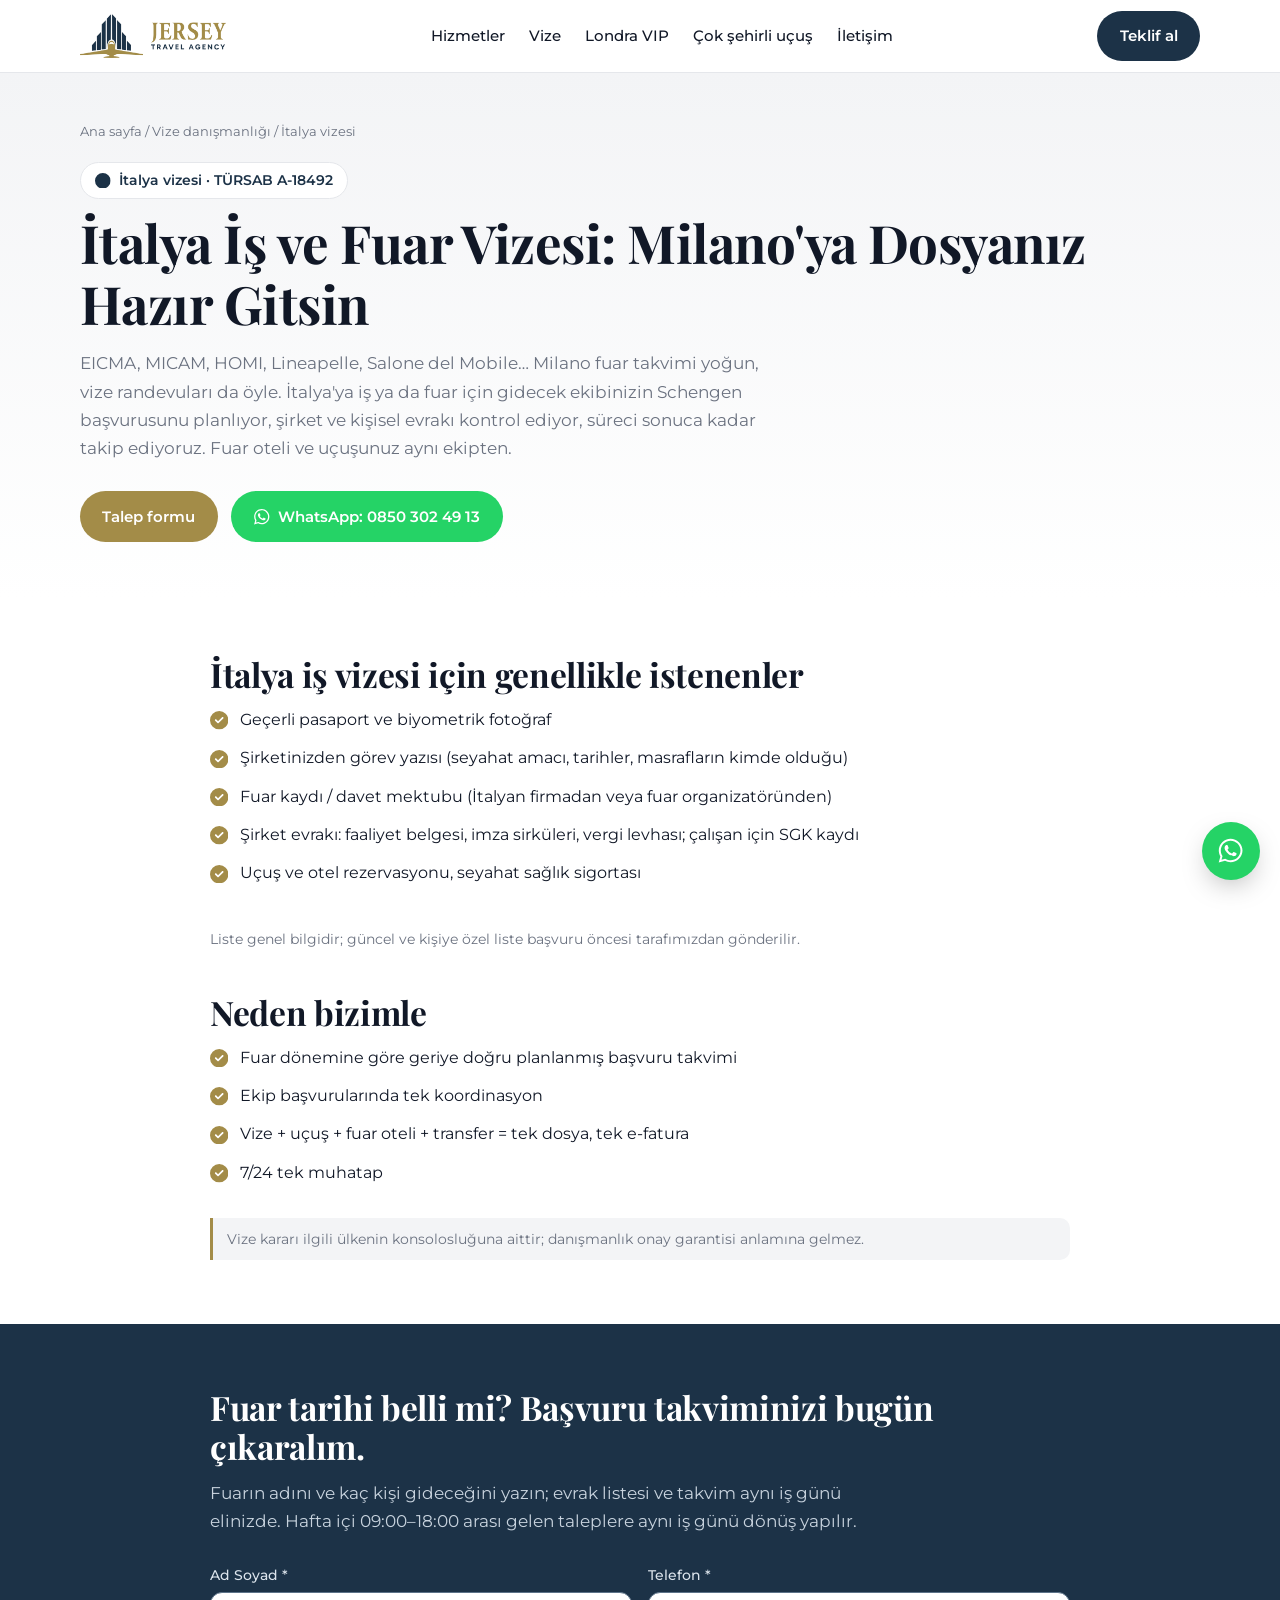
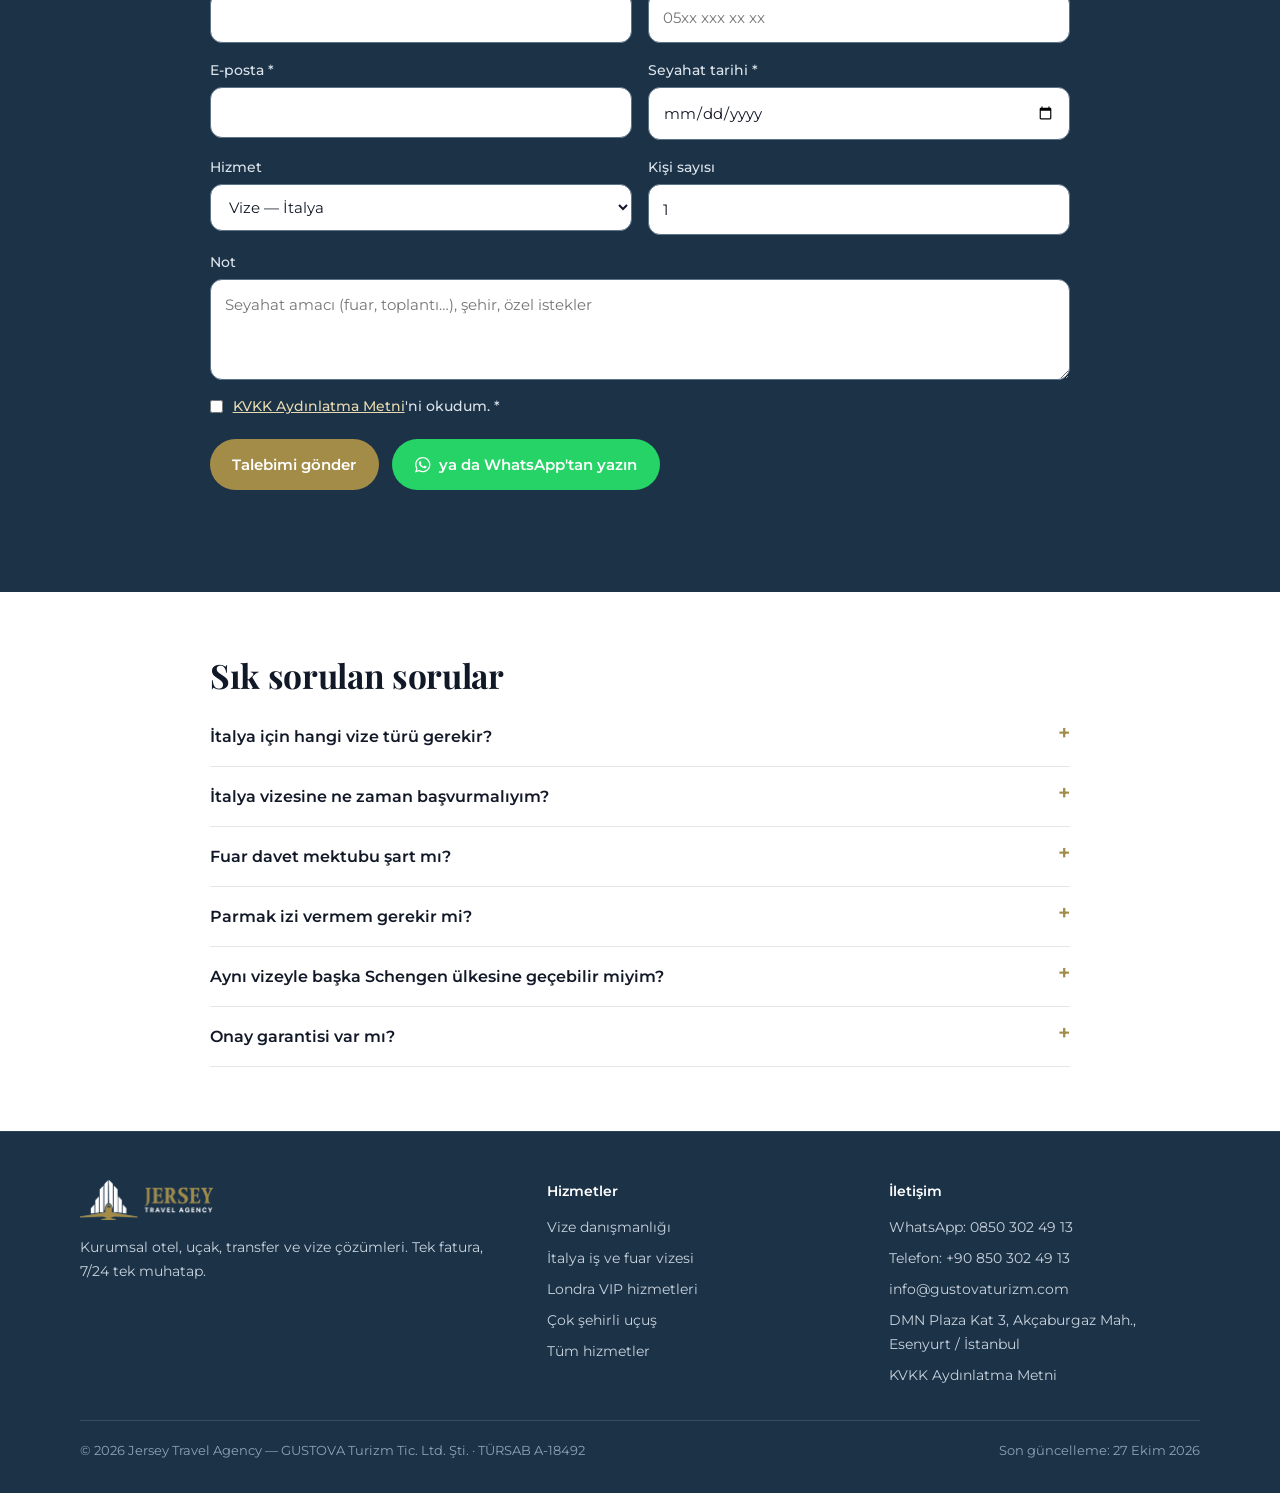
<file: vize-danismanligi/italya.html>
<!DOCTYPE html>
<html lang="tr">
<head>
<meta charset="UTF-8">
<meta name="viewport" content="width=device-width, initial-scale=1.0">
<title>İtalya Fuar ve İş Vizesi Danışmanlığı | Jersey Travel</title>
<meta name="description" content="Milano fuarları ve İtalya iş seyahatleri için Schengen vize danışmanlığı: şirket evrakı, davet mektubu, dosya kontrolü, takip. Otel ve uçuş aynı dosyada.">
<meta name="robots" content="index,follow">
<link rel="canonical" href="https://www.jerseytravelagency.com/vize-danismanligi/italya">
<meta property="og:type" content="website">
<meta property="og:title" content="İtalya Fuar ve İş Vizesi Danışmanlığı | Jersey Travel">
<meta property="og:description" content="Milano fuarları ve İtalya iş seyahatleri için Schengen vize danışmanlığı: şirket evrakı, davet mektubu, dosya kontrolü, takip. Otel ve uçuş aynı dosyada.">
<meta property="og:url" content="https://www.jerseytravelagency.com/vize-danismanligi/italya">
<meta property="og:image" content="https://www.jerseytravelagency.com/img/hero.jpg">
<meta property="og:locale" content="tr_TR">
<link rel="icon" href="/img/logo-square.png">
<link rel="preconnect" href="https://fonts.googleapis.com">
<link rel="preconnect" href="https://fonts.gstatic.com" crossorigin>
<link href="https://fonts.googleapis.com/css2?family=Playfair+Display:wght@600;700&family=Montserrat:wght@400;500;600;700&display=swap" rel="stylesheet">
<link rel="stylesheet" href="/hizmet.css">
<script type="application/ld+json">
{
 "@context": "https://schema.org",
 "@graph": [
  {
   "@type": "TravelAgency",
   "@id": "https://www.jerseytravelagency.com/#sirket",
   "name": "Jersey Travel Agency",
   "legalName": "GUSTOVA Turizm Tic. Ltd. Şti.",
   "url": "https://www.jerseytravelagency.com/",
   "logo": "https://www.jerseytravelagency.com/img/logo.png",
   "telephone": "+90-850-302-49-13",
   "email": "info@gustovaturizm.com",
   "address": {
    "@type": "PostalAddress",
    "streetAddress": "DMN Plaza Kat 3, Akçaburgaz Mah.",
    "addressLocality": "Esenyurt",
    "addressRegion": "İstanbul",
    "addressCountry": "TR"
   },
   "identifier": {
    "@type": "PropertyValue",
    "name": "TÜRSAB Belge No",
    "value": "A-18492"
   },
   "sameAs": [
    "https://www.instagram.com/jersey_travel/",
    "https://www.gustovaturizm.com/"
   ]
  },
  {
   "@type": "Service",
   "name": "İtalya iş ve fuar vizesi danışmanlığı",
   "serviceType": "Vize danışmanlığı",
   "provider": {
    "@id": "https://www.jerseytravelagency.com/#sirket"
   },
   "areaServed": "TR",
   "audience": {
    "@type": "BusinessAudience"
   },
   "description": "İtalya'ya iş ve fuar seyahati için Schengen vize başvurusunda evrak listesi, dosya kontrolü ve başvuru takibi.",
   "url": "https://www.jerseytravelagency.com/vize-danismanligi/italya"
  },
  {
   "@type": "FAQPage",
   "mainEntity": [
    {
     "@type": "Question",
     "name": "İtalya için hangi vize türü gerekir?",
     "acceptedAnswer": {
      "@type": "Answer",
      "text": "Fuar, toplantı ve iş görüşmeleri için Schengen kısa süreli (C tipi) vize başvurusu yapılır. Bu vize 180 günlük dönemde en fazla 90 gün kalış sağlar."
     }
    },
    {
     "@type": "Question",
     "name": "İtalya vizesine ne zaman başvurmalıyım?",
     "acceptedAnswer": {
      "@type": "Answer",
      "text": "Seyahatten en erken 6 ay, en geç 15 gün önce. Fuar dönemlerinde randevu yoğunluğu nedeniyle 6–8 hafta önce başlamanızı öneririz."
     }
    },
    {
     "@type": "Question",
     "name": "Fuar davet mektubu şart mı?",
     "acceptedAnswer": {
      "@type": "Answer",
      "text": "Seyahat amacını gösteren belge istenir; fuar kaydı veya İtalyan firmanın davet yazısı bu amaçla kullanılır. Hangisinin uygun olduğunu dosyanıza göre söyleriz."
     }
    },
    {
     "@type": "Question",
     "name": "Parmak izi vermem gerekir mi?",
     "acceptedAnswer": {
      "@type": "Answer",
      "text": "Schengen başvurularında biyometrik veri alınır; son 59 ay içinde parmak izi verdiyseniz tekrar istenmeyebilir."
     }
    },
    {
     "@type": "Question",
     "name": "Aynı vizeyle başka Schengen ülkesine geçebilir miyim?",
     "acceptedAnswer": {
      "@type": "Answer",
      "text": "Evet, Schengen vizesi geçerli olduğu süre boyunca Schengen bölgesinde dolaşıma izin verir. Başvuru ana varış ülkesine yapılır."
     }
    },
    {
     "@type": "Question",
     "name": "Onay garantisi var mı?",
     "acceptedAnswer": {
      "@type": "Answer",
      "text": "Hayır, karar konsolosluğa aittir."
     }
    }
   ]
  },
  {
   "@type": "BreadcrumbList",
   "itemListElement": [
    {
     "@type": "ListItem",
     "position": 1,
     "name": "Ana sayfa",
     "item": "https://www.jerseytravelagency.com/"
    },
    {
     "@type": "ListItem",
     "position": 2,
     "name": "Vize danışmanlığı",
     "item": "https://www.jerseytravelagency.com/vize-danismanligi"
    },
    {
     "@type": "ListItem",
     "position": 3,
     "name": "İtalya vizesi"
    }
   ]
  }
 ]
}
</script>
</head>
<body>
<svg width="0" height="0" style="position:absolute" aria-hidden="true"><symbol id="i-invoice" viewBox="0 0 384 512"><path d="M64 0C28.7 0 0 28.7 0 64V448c0 35.3 28.7 64 64 64H320c35.3 0 64-28.7 64-64V160H256c-17.7 0-32-14.3-32-32V0H64zM256 0V128H384L256 0zM80 64h64c8.8 0 16 7.2 16 16s-7.2 16-16 16H80c-8.8 0-16-7.2-16-16s7.2-16 16-16zm0 64h64c8.8 0 16 7.2 16 16s-7.2 16-16 16H80c-8.8 0-16-7.2-16-16s7.2-16 16-16zm16 96H288c17.7 0 32 14.3 32 32v64c0 17.7-14.3 32-32 32H96c-17.7 0-32-14.3-32-32V256c0-17.7 14.3-32 32-32zm0 32v64H288V256H96zM240 416h64c8.8 0 16 7.2 16 16s-7.2 16-16 16H240c-8.8 0-16-7.2-16-16s7.2-16 16-16z"/></symbol><symbol id="i-headset" viewBox="0 0 512 512"><path d="M256 48C141.1 48 48 141.1 48 256v40c0 13.3-10.7 24-24 24s-24-10.7-24-24V256C0 114.6 114.6 0 256 0S512 114.6 512 256V400.1c0 48.6-39.4 88-88.1 88L313.6 488c-8.3 14.3-23.8 24-41.6 24H240c-26.5 0-48-21.5-48-48s21.5-48 48-48h32c17.8 0 33.3 9.7 41.6 24l110.4 .1c22.1 0 40-17.9 40-40V256c0-114.9-93.1-208-208-208zM144 208h16c17.7 0 32 14.3 32 32V352c0 17.7-14.3 32-32 32H144c-35.3 0-64-28.7-64-64V272c0-35.3 28.7-64 64-64zm224 0c35.3 0 64 28.7 64 64v48c0 35.3-28.7 64-64 64H352c-17.7 0-32-14.3-32-32V240c0-17.7 14.3-32 32-32h16z"/></symbol><symbol id="i-plane" viewBox="0 0 576 512"><path d="M482.3 192c34.2 0 93.7 29 93.7 64c0 36-59.5 64-93.7 64l-116.6 0L265.2 495.9c-5.7 10-16.3 16.1-27.8 16.1l-56.2 0c-10.6 0-18.3-10.2-15.4-20.4l49-171.6L112 320 68.8 377.6c-3 4-7.8 6.4-12.8 6.4l-42 0c-7.8 0-14-6.3-14-14c0-1.3 .2-2.6 .5-3.9L32 256 .5 145.9c-.4-1.3-.5-2.6-.5-3.9c0-7.8 6.3-14 14-14l42 0c5 0 9.8 2.4 12.8 6.4L112 192l102.9 0-49-171.6C162.9 10.2 170.6 0 181.2 0l56.2 0c11.5 0 22.1 6.2 27.8 16.1L365.7 192l116.6 0z"/></symbol><symbol id="i-car" viewBox="0 0 512 512"><path d="M135.2 117.4L109.1 192H402.9l-26.1-74.6C372.3 104.6 360.2 96 346.6 96H165.4c-13.6 0-25.7 8.6-30.2 21.4zM39.6 196.8L74.8 96.3C88.3 57.8 124.6 32 165.4 32H346.6c40.8 0 77.1 25.8 90.6 64.3l35.2 100.5c23.2 9.6 39.6 32.5 39.6 59.2V400v48c0 17.7-14.3 32-32 32H448c-17.7 0-32-14.3-32-32V400H96v48c0 17.7-14.3 32-32 32H32c-17.7 0-32-14.3-32-32V400V256c0-26.7 16.4-49.6 39.6-59.2zM128 288a32 32 0 1 0 -64 0 32 32 0 1 0 64 0zm288 32a32 32 0 1 0 0-64 32 32 0 1 0 0 64z"/></symbol><symbol id="i-passport" viewBox="0 0 448 512"><path d="M0 64C0 28.7 28.7 0 64 0H384c35.3 0 64 28.7 64 64V448c0 35.3-28.7 64-64 64H64c-35.3 0-64-28.7-64-64V64zM183 278.8c-27.9-13.2-48.4-39.4-53.7-70.8h39.1c1.6 30.4 7.7 53.8 14.6 70.8zm41.3 9.2l-.3 0-.3 0c-2.4-3.5-5.7-8.9-9.1-16.5c-6-13.6-12.4-34.3-14.2-63.5h47.1c-1.8 29.2-8.1 49.9-14.2 63.5c-3.4 7.6-6.7 13-9.1 16.5zm40.7-9.2c6.8-17.1 12.9-40.4 14.6-70.8h39.1c-5.3 31.4-25.8 57.6-53.7 70.8zM279.6 176c-1.6-30.4-7.7-53.8-14.6-70.8c27.9 13.2 48.4 39.4 53.7 70.8H279.6zM223.7 96l.3 0 .3 0c2.4 3.5 5.7 8.9 9.1 16.5c6 13.6 12.4 34.3 14.2 63.5H200.5c1.8-29.2 8.1-49.9 14.2-63.5c3.4-7.6 6.7-13 9.1-16.5zM183 105.2c-6.8 17.1-12.9 40.4-14.6 70.8H129.3c5.3-31.4 25.8-57.6 53.7-70.8zM96 192a128 128 0 1 0 256 0 128 128 0 1 0 -256 0zM112 384c-8.8 0-16 7.2-16 16s7.2 16 16 16H336c8.8 0 16-7.2 16-16s-7.2-16-16-16H112z"/></symbol><symbol id="i-check" viewBox="0 0 512 512"><path d="M256 512A256 256 0 1 0 256 0a256 256 0 1 0 0 512zM369 209L241 337c-9.4 9.4-24.6 9.4-33.9 0l-64-64c-9.4-9.4-9.4-24.6 0-33.9s24.6-9.4 33.9 0l47 47L335 175c9.4-9.4 24.6-9.4 33.9 0s9.4 24.6 0 33.9z"/></symbol><symbol id="i-star" viewBox="0 0 576 512"><path d="M316.9 18C311.6 7 300.4 0 288.1 0s-23.4 7-28.8 18L195 150.3 51.4 171.5c-12 1.8-22 10.2-25.7 21.7s-.7 24.2 7.9 32.7L137.8 329 113.2 474.7c-2 12 3 24.2 12.9 31.3s23 8 33.8 2.3l128.3-68.5 128.3 68.5c10.8 5.7 23.9 4.9 33.8-2.3s14.9-19.3 12.9-31.3L438.5 329 542.7 225.9c8.6-8.5 11.7-21.2 7.9-32.7s-13.7-19.9-25.7-21.7L381.2 150.3 316.9 18z"/></symbol><symbol id="i-users" viewBox="0 0 640 512"><path d="M144 0a80 80 0 1 1 0 160A80 80 0 1 1 144 0zM512 0a80 80 0 1 1 0 160A80 80 0 1 1 512 0zM0 298.7C0 239.8 47.8 192 106.7 192h42.7c15.9 0 31 3.5 44.6 9.7c-1.3 7.2-1.9 14.7-1.9 22.3c0 38.2 16.8 72.5 43.3 96c-.2 0-.4 0-.7 0H21.3C9.6 320 0 310.4 0 298.7zM405.3 320c-.2 0-.4 0-.7 0c26.6-23.5 43.3-57.8 43.3-96c0-7.6-.7-15-1.9-22.3c13.6-6.3 28.7-9.7 44.6-9.7h42.7C592.2 192 640 239.8 640 298.7c0 11.8-9.6 21.3-21.3 21.3H405.3zM224 224a96 96 0 1 1 192 0 96 96 0 1 1 -192 0zM128 485.3C128 411.7 187.7 352 261.3 352H378.7C452.3 352 512 411.7 512 485.3c0 14.7-11.9 26.7-26.7 26.7H154.7c-14.7 0-26.7-11.9-26.7-26.7z"/></symbol><symbol id="i-clock" viewBox="0 0 512 512"><path d="M256 0a256 256 0 1 1 0 512A256 256 0 1 1 256 0zM232 120V256c0 8 4 15.5 10.7 20l96 64c11 7.4 25.9 4.4 33.3-6.7s4.4-25.9-6.7-33.3L280 243.2V120c0-13.3-10.7-24-24-24s-24 10.7-24 24z"/></symbol><symbol id="i-wa" viewBox="0 0 448 512"><path d="M380.9 97.1C339 55.1 283.2 32 223.9 32c-122.4 0-222 99.6-222 222 0 39.1 10.2 77.3 29.6 111L0 480l117.7-30.9c32.4 17.7 68.9 27 106.1 27h.1c122.3 0 224.1-99.6 224.1-222 0-59.3-25.2-115-67.1-157zm-157 341.6c-33.2 0-65.7-8.9-94-25.7l-6.7-4-69.8 18.3L72 359.2l-4.4-7c-18.5-29.4-28.2-63.3-28.2-98.2 0-101.7 82.8-184.5 184.6-184.5 49.3 0 95.6 19.2 130.4 54.1 34.8 34.9 56.2 81.2 56.1 130.5 0 101.8-84.9 184.6-186.6 184.6zm101.2-138.2c-5.5-2.8-32.8-16.2-37.9-18-5.1-1.9-8.8-2.8-12.5 2.8-3.7 5.6-14.3 18-17.6 21.8-3.2 3.7-6.5 4.2-12 1.4-32.6-16.3-54-29.1-75.5-66-5.7-9.8 5.7-9.1 16.3-30.3 1.8-3.7.9-6.9-.5-9.7-1.4-2.8-12.5-30.1-17.1-41.2-4.5-10.8-9.1-9.3-12.5-9.5-3.2-.2-6.9-.2-10.6-.2-3.7 0-9.7 1.4-14.8 6.9-5.1 5.6-19.4 19-19.4 46.3 0 27.3 19.9 53.7 22.6 57.4 2.8 3.7 39.1 59.7 94.8 83.8 35.2 15.2 49 16.5 66.6 13.9 10.7-1.6 32.8-13.4 37.4-26.4 4.6-13 4.6-24.1 3.2-26.4-1.3-2.5-5-3.9-10.5-6.6z"/></symbol><symbol id="i-doc" viewBox="0 0 384 512"><path d="M64 0C28.7 0 0 28.7 0 64V448c0 35.3 28.7 64 64 64H320c35.3 0 64-28.7 64-64V160H256c-17.7 0-32-14.3-32-32V0H64zM256 0V128H384L256 0zM112 256H272c8.8 0 16 7.2 16 16s-7.2 16-16 16H112c-8.8 0-16-7.2-16-16s7.2-16 16-16zm0 64H272c8.8 0 16 7.2 16 16s-7.2 16-16 16H112c-8.8 0-16-7.2-16-16s7.2-16 16-16zm0 64H272c8.8 0 16 7.2 16 16s-7.2 16-16 16H112c-8.8 0-16-7.2-16-16s7.2-16 16-16z"/></symbol><symbol id="i-globe" viewBox="0 0 512 512"><path d="M256 0a256 256 0 1 1 0 512 256 256 0 1 1 0-512zM152 256c0 22.2 1.2 43.5 3.3 64H55.3c-4.8-20.5-7.3-41.9-7.3-64s2.5-43.5 7.3-64h100c-2.1 20.5-3.3 41.8-3.3 64zm52.6-96h102.8c2.4 20.4 3.8 41.8 3.8 64s-1.4 43.6-3.8 64H204.6c-2.4-20.4-3.8-41.8-3.8-64s1.4-43.6 3.8-64zm34.5-66.4c11.4-23.5 22.8-42.4 32.3-52.9 9.5 10.5 20.9 29.4 32.3 52.9 3.8 7.9 7.4 16.5 10.7 25.6H228.4c3.3-9.1 6.9-17.7 10.7-25.6zM188 129.6c4.6-10.9 9.7-21.3 15.2-31 9.9 3.3 19.2 8 27.8 13.8-6.4 5.4-12.2 11.3-17.5 17.2H188zm-46.8 32H55.3c19.4-54.1 60.4-97.9 112.8-119.8-15.2 25.3-27.3 61.6-34.9 119.8zm262.5 0h-90.2c-7.6-58.2-19.7-94.5-34.9-119.8 52.4 21.9 93.4 65.7 112.8 119.8zm.7 32c4.8 20.5 7.3 41.9 7.3 64s-2.5 43.5-7.3 64H356.7c2.1-20.5 3.3-41.8 3.3-64s-1.2-43.5-3.3-64h100zM355.7 350.4c-3.3 9.1-6.9 17.7-10.7 25.6-11.4 23.5-22.8 42.4-32.3 52.9-9.5-10.5-20.9-29.4-32.3-52.9-3.8-7.9-7.4-16.5-10.7-25.6h85.9zm26.3 0h74.7c-19.4 54.1-60.4 97.9-112.8 119.8 15.2-25.3 27.3-61.6 34.9-119.8zm-266.8 0c7.6 58.2 19.7 94.5 34.9 119.8-52.4-21.9-93.4-65.7-112.8-119.8h77.9z"/></symbol><symbol id="i-mail" viewBox="0 0 512 512"><path d="M48 64C21.5 64 0 85.5 0 112c0 15.1 7.1 29.3 19.2 38.4L236.8 313.6c11.4 8.5 27 8.5 38.4 0L493.8 150.4c12.1-9.1 19.2-23.3 19.2-38.4c0-26.5-21.5-48-48-48H48zM0 176V384c0 35.3 28.7 64 64 64H448c35.3 0 64-28.7 64-64V176L294.4 339.2c-22.8 17.1-54 17.1-76.8 0L0 176z"/></symbol><symbol id="i-pin" viewBox="0 0 384 512"><path d="M215.7 499.2C267 435 384 279.4 384 192C384 86 298 0 192 0S0 86 0 192c0 87.4 117 243 168.3 307.2c12.3 15.3 35.1 15.3 47.4 0zM192 128a64 64 0 1 1 0 128 64 64 0 1 1 0-128z"/></symbol><symbol id="i-phone" viewBox="0 0 512 512"><path d="M164.9 24.6c-7.7-18.6-28-28.5-47.4-23.2l-88 24C12.1 30.2 0 46 0 64C0 311.4 200.6 512 448 512c18 0 33.8-12.1 38.6-29.5l24-88c5.3-19.4-4.6-39.7-23.2-47.4l-96-40c-16.3-6.8-35.2-2.1-46.3 11.6L304.7 368C234.3 334.7 177.3 277.7 144 207.3L193.3 167c13.7-11.2 18.4-30 11.6-46.3l-40-96z"/></symbol></svg>
<header>
  <div class="wrap nav">
    <a class="logo" href="/" aria-label="Jersey Travel Agency ana sayfa"><img src="/img/logo.png" alt="Jersey Travel Agency"></a>
    <ul id="menu"><li><a href="/#hizmetler">Hizmetler</a></li><li><a href="/vize-danismanligi">Vize</a></li><li><a href="/londra-vip-hizmetleri">Londra VIP</a></li><li><a href="/cok-sehirli-ucus">Çok şehirli uçuş</a></li><li><a href="/#iletisim">İletişim</a></li></ul>
    <div class="nav-right">
      <a class="btn btn-navy" href="#talep">Teklif al</a>
      <button class="burger" aria-label="Menü" aria-expanded="false" aria-controls="menu">☰</button>
    </div>
  </div>
</header>
<main>
<section class="ust-alan">
  <div class="wrap">
    <nav class="kirinti" aria-label="Sayfa yolu"><a href="/">Ana sayfa</a> / <a href="/vize-danismanligi">Vize danışmanlığı</a> / <span>İtalya vizesi</span></nav>
    <span class="tag"><svg class="ico"><use href="#i-globe"/></svg>İtalya vizesi · TÜRSAB A-18492</span>
    <h1>İtalya İş ve Fuar Vizesi: Milano&#x27;ya Dosyanız Hazır Gitsin</h1>
    <p class="lead">EICMA, MICAM, HOMI, Lineapelle, Salone del Mobile… Milano fuar takvimi yoğun, vize randevuları da öyle. İtalya&#x27;ya iş ya da fuar için gidecek ekibinizin Schengen başvurusunu planlıyor, şirket ve kişisel evrakı kontrol ediyor, süreci sonuca kadar takip ediyoruz. Fuar oteli ve uçuşunuz aynı ekipten.</p>
    <div class="cta"><a class="btn btn-gold" href="#talep">Talep formu</a>
      <a class="btn btn-wa" href="https://wa.me/908503024913?text=Merhaba,%20İtalya%20fuar/iş%20vizesi%20için%20bilgi%20almak%20istiyorum." target="_blank" rel="noopener"><svg class="ico"><use href="#i-wa"/></svg>WhatsApp: 0850 302 49 13</a></div>
  </div>
</section>
<section class="icerik"><div class="wrap dar"><div class="blok"><h2>İtalya iş vizesi için genellikle istenenler</h2><ul class="checks"><li><svg class="ico"><use href="#i-check"/></svg><span>Geçerli pasaport ve biyometrik fotoğraf</span></li><li><svg class="ico"><use href="#i-check"/></svg><span>Şirketinizden görev yazısı (seyahat amacı, tarihler, masrafların kimde olduğu)</span></li><li><svg class="ico"><use href="#i-check"/></svg><span>Fuar kaydı / davet mektubu (İtalyan firmadan veya fuar organizatöründen)</span></li><li><svg class="ico"><use href="#i-check"/></svg><span>Şirket evrakı: faaliyet belgesi, imza sirküleri, vergi levhası; çalışan için SGK kaydı</span></li><li><svg class="ico"><use href="#i-check"/></svg><span>Uçuş ve otel rezervasyonu, seyahat sağlık sigortası</span></li></ul></div><div class="blok"><p class="kucuk">Liste genel bilgidir; güncel ve kişiye özel liste başvuru öncesi tarafımızdan gönderilir.</p></div><div class="blok"><h2>Neden bizimle</h2><ul class="checks"><li><svg class="ico"><use href="#i-check"/></svg><span>Fuar dönemine göre geriye doğru planlanmış başvuru takvimi</span></li><li><svg class="ico"><use href="#i-check"/></svg><span>Ekip başvurularında tek koordinasyon</span></li><li><svg class="ico"><use href="#i-check"/></svg><span>Vize + uçuş + fuar oteli + transfer = tek dosya, tek e-fatura</span></li><li><svg class="ico"><use href="#i-check"/></svg><span>7/24 tek muhatap</span></li></ul></div><p class="kucuk uyari">Vize kararı ilgili ülkenin konsolosluğuna aittir; danışmanlık onay garantisi anlamına gelmez.</p></div></section>
<section class="talep-alan" id="talep">
  <div class="wrap dar">
    <h2>Fuar tarihi belli mi? Başvuru takviminizi bugün çıkaralım.</h2>
    <p class="lead acik">Fuarın adını ve kaç kişi gideceğini yazın; evrak listesi ve takvim aynı iş günü elinizde. Hafta içi 09:00–18:00 arası gelen taleplere aynı iş günü dönüş yapılır.</p>
    <form class="talep" data-talep novalidate>
  <div class="alan"><label for="f-ad">Ad Soyad *</label><input id="f-ad" name="ad" required autocomplete="name" maxlength="100"></div>
  <div class="alan"><label for="f-tel">Telefon *</label><input id="f-tel" name="telefon" type="tel" required autocomplete="tel" placeholder="05xx xxx xx xx" maxlength="30"></div>
  <div class="alan"><label for="f-mail">E-posta *</label><input id="f-mail" name="eposta" type="email" required autocomplete="email" maxlength="120"></div>
  <div class="alan"><label for="f-tarih">Seyahat tarihi *</label><input id="f-tarih" name="tarih" type="date" required></div>
  <div class="alan"><label for="f-hizmet">Hizmet</label><select id="f-hizmet" name="hizmet"><option>Vize danışmanlığı</option><option selected>Vize — İtalya</option><option>Vize — İngiltere</option><option>Vize — Kanada</option><option>Vize — Çin ticari</option><option>Londra VIP hizmetleri</option><option>Çok şehirli uçuş</option><option>Diğer</option></select></div>
  <div class="alan"><label for="f-kisi">Kişi sayısı</label><input id="f-kisi" name="kisi" type="number" min="1" max="200" value="1"></div>
  <div class="alan tam"><label for="f-not">Not</label><textarea id="f-not" name="not" rows="3" maxlength="2000" placeholder="Seyahat amacı (fuar, toplantı…), şehir, özel istekler"></textarea></div>
  <div class="gizli" aria-hidden="true"><label>Web sitesi<input name="web" tabindex="-1" autocomplete="off"></label></div>
  <label class="tam onay"><input type="checkbox" name="kvkk" value="evet" required> <span><a href="/kvkk-aydinlatma" target="_blank">KVKK Aydınlatma Metni</a>'ni okudum. *</span></label>
  <div class="tam gonder"><button class="btn btn-gold" type="submit">Talebimi gönder</button>
    <a class="btn btn-wa" href="https://wa.me/908503024913?text=Merhaba,%20İtalya%20fuar/iş%20vizesi%20için%20bilgi%20almak%20istiyorum." target="_blank" rel="noopener"><svg class="ico"><use href="#i-wa"/></svg>ya da WhatsApp'tan yazın</a></div>
  <p class="tam durum" role="status" aria-live="polite"></p>
</form>
  </div>
</section>
<section class="sss"><div class="wrap dar"><h2>Sık sorulan sorular</h2><details><summary>İtalya için hangi vize türü gerekir?</summary><p>Fuar, toplantı ve iş görüşmeleri için Schengen kısa süreli (C tipi) vize başvurusu yapılır. Bu vize 180 günlük dönemde en fazla 90 gün kalış sağlar.</p></details><details><summary>İtalya vizesine ne zaman başvurmalıyım?</summary><p>Seyahatten en erken 6 ay, en geç 15 gün önce. Fuar dönemlerinde randevu yoğunluğu nedeniyle 6–8 hafta önce başlamanızı öneririz.</p></details><details><summary>Fuar davet mektubu şart mı?</summary><p>Seyahat amacını gösteren belge istenir; fuar kaydı veya İtalyan firmanın davet yazısı bu amaçla kullanılır. Hangisinin uygun olduğunu dosyanıza göre söyleriz.</p></details><details><summary>Parmak izi vermem gerekir mi?</summary><p>Schengen başvurularında biyometrik veri alınır; son 59 ay içinde parmak izi verdiyseniz tekrar istenmeyebilir.</p></details><details><summary>Aynı vizeyle başka Schengen ülkesine geçebilir miyim?</summary><p>Evet, Schengen vizesi geçerli olduğu süre boyunca Schengen bölgesinde dolaşıma izin verir. Başvuru ana varış ülkesine yapılır.</p></details><details><summary>Onay garantisi var mı?</summary><p>Hayır, karar konsolosluğa aittir.</p></details></div></section>
</main>
<footer>
  <div class="wrap">
    <div class="grid">
      <div><img src="/img/logo-white.png" alt="Jersey Travel Agency"><p>Kurumsal otel, uçak, transfer ve vize çözümleri. Tek fatura, 7/24 tek muhatap.</p></div>
      <div><h4>Hizmetler</h4><ul>
        <li><a href="/vize-danismanligi">Vize danışmanlığı</a></li>
        <li><a href="/vize-danismanligi/italya">İtalya iş ve fuar vizesi</a></li>
        <li><a href="/londra-vip-hizmetleri">Londra VIP hizmetleri</a></li>
        <li><a href="/cok-sehirli-ucus">Çok şehirli uçuş</a></li>
        <li><a href="/#hizmetler">Tüm hizmetler</a></li></ul></div>
      <div><h4>İletişim</h4><ul>
        <li><a href="https://wa.me/908503024913?text=Merhaba,%20bilgi%20almak%20istiyorum." target="_blank" rel="noopener">WhatsApp: 0850 302 49 13</a></li>
        <li><a href="tel:+908503024913">Telefon: +90 850 302 49 13</a></li>
        <li><a href="mailto:info@gustovaturizm.com">info@gustovaturizm.com</a></li>
        <li>DMN Plaza Kat 3, Akçaburgaz Mah., Esenyurt / İstanbul</li>
        <li><a href="/kvkk-aydinlatma">KVKK Aydınlatma Metni</a></li></ul></div>
    </div>
    <div class="bottom"><span>© <span id="yr">2026</span> Jersey Travel Agency — GUSTOVA Turizm Tic. Ltd. Şti. · TÜRSAB A-18492</span><span>Son güncelleme: 27 Ekim 2026</span></div>
  </div>
</footer>
<div class="mobil-serit"><a href="https://wa.me/908503024913?text=Merhaba,%20İtalya%20fuar/iş%20vizesi%20için%20bilgi%20almak%20istiyorum." target="_blank" rel="noopener" class="w"><svg class="ico"><use href="#i-wa"/></svg>WhatsApp</a><a href="tel:+908503024913" class="t"><svg class="ico"><use href="#i-phone"/></svg>Ara</a></div>
<a class="wa-float" href="https://wa.me/908503024913?text=Merhaba,%20İtalya%20fuar/iş%20vizesi%20için%20bilgi%20almak%20istiyorum." target="_blank" rel="noopener" aria-label="WhatsApp"><svg class="ico"><use href="#i-wa"/></svg></a>
<script src="/form.js" defer></script>
</body>
</html>
</file>
<file: hizmet.css>
/* Hizmet sayfaları (vize, Londra VIP, çok şehirli uçuş, KVKK) — renk ve yazı tipleri index.html ile aynı */
:root{
  --navy:#1C3247; --navy-2:#24405A; --gold:#A38C48; --gold-soft:#E7D9B0;
  --ink:#111827; --muted:#6B7280; --line:#E5E7EB; --bg2:#F3F4F6; --white:#FFFFFF; --wa:#25D366;
  --hf:'Playfair Display',Georgia,serif; --bf:'Montserrat',system-ui,sans-serif;
  --r:22px; --max:1120px;
}
*{box-sizing:border-box;margin:0;padding:0}
html{scroll-behavior:smooth}
body{font-family:var(--bf);color:var(--ink);background:var(--white);line-height:1.65;-webkit-font-smoothing:antialiased}
img{display:block;max-width:100%}
a{color:inherit}
h1,h2,h3{font-family:var(--hf);line-height:1.15;letter-spacing:-.01em}
h1{font-size:clamp(2rem,4.6vw,3.3rem);margin:.8rem 0 1rem}
h2{font-size:clamp(1.5rem,3vw,2.1rem);margin-bottom:.8rem}
h3{font-size:1.1rem;margin-bottom:.35em}
.wrap{width:min(var(--max),92%);margin:0 auto}
.dar{max-width:860px}
p.lead{color:var(--muted);font-size:1.07rem;max-width:62ch}
section{padding:4rem 0}
:focus-visible{outline:3px solid var(--gold);outline-offset:3px}
.ico{width:1.15em;height:1.15em;fill:currentColor;flex:none}
.kucuk{font-size:.88rem;color:var(--muted);margin-top:1rem}
.kucuk.uyari{border-left:3px solid var(--gold);padding:.6rem .9rem;background:var(--bg2);border-radius:0 10px 10px 0;margin-top:2rem}

/* nav */
header{position:sticky;top:0;z-index:50;background:rgba(255,255,255,.95);backdrop-filter:blur(8px);border-bottom:1px solid var(--line)}
.nav{display:flex;align-items:center;justify-content:space-between;height:72px}
.nav .logo img{height:44px;width:auto}
.nav ul{display:flex;gap:1.5rem;list-style:none}
.nav ul a{text-decoration:none;font-size:.92rem;font-weight:500;color:var(--ink)}
.nav ul a:hover,.nav ul a[aria-current]{color:var(--gold)}
.nav-right{display:flex;align-items:center;gap:1rem}
.burger{display:none;border:0;background:none;font-size:1.6rem;cursor:pointer;color:var(--navy)}
.btn{display:inline-flex;align-items:center;gap:.5rem;text-decoration:none;font-weight:600;font-size:.95rem;padding:.8rem 1.4rem;border-radius:999px;border:0;cursor:pointer;font-family:var(--bf);transition:background .2s,color .2s}
.btn-navy{background:var(--navy);color:#fff}.btn-navy:hover{background:var(--navy-2)}
.btn-gold{background:var(--gold);color:#fff}.btn-gold:hover{background:#8d793c}
.btn-wa{background:var(--wa);color:#fff}.btn-wa:hover{background:#1fb457}
.btn[disabled]{opacity:.6;cursor:wait}

/* üst alan */
.ust-alan{padding:3rem 0 3.5rem;background:linear-gradient(180deg,var(--bg2),#fff)}
.kirinti{font-size:.82rem;color:var(--muted);margin-bottom:1.2rem}
.kirinti a{text-decoration:none;color:var(--muted)}.kirinti a:hover{color:var(--gold)}
.tag{display:inline-flex;align-items:center;gap:.5rem;font-size:.85rem;font-weight:600;color:var(--navy);background:#fff;border:1px solid var(--line);padding:.4rem .9rem;border-radius:999px}
.ust-alan .cta{display:flex;gap:.8rem;flex-wrap:wrap;margin-top:1.8rem}

/* içerik */
.icerik{padding-top:1rem}
.blok{margin-top:2.6rem}
.checks{list-style:none;display:grid;gap:.75rem}
.checks li{display:flex;gap:.7rem;align-items:flex-start}
.checks .ico{color:var(--gold);margin-top:.28rem}
.kartlar{display:grid;grid-template-columns:1fr 1fr;gap:1.1rem}
.kart{background:var(--bg2);border-radius:var(--r);padding:1.5rem;text-decoration:none;display:block}
.kart.link{border:1.5px solid var(--gold-soft)}.kart.link:hover{border-color:var(--gold)}
.kart .circle{width:50px;height:50px;border-radius:50%;background:#fff;display:grid;place-items:center;color:var(--navy);margin-bottom:1rem}
.kart .circle .ico{width:1.3rem;height:1.3rem}
.kart p{color:var(--muted);font-size:.93rem}
.kart .git{display:inline-block;margin-top:.6rem;font-weight:600;color:var(--gold);font-size:.9rem}
.adimlar{list-style:none;display:grid;grid-template-columns:repeat(4,1fr);gap:1rem}
.adimlar li{background:var(--bg2);border-radius:18px;padding:1.2rem}
.adimlar .n{font-size:.75rem;font-weight:700;letter-spacing:.15em;color:var(--gold)}
.adimlar p{color:var(--muted);font-size:.88rem}
.bag{display:block;background:var(--navy);color:#fff;text-decoration:none;border-radius:18px;padding:1.1rem 1.4rem}
.bag:hover{background:var(--navy-2)}
.metin h2{font-size:1.3rem;margin:2rem 0 .5rem}.metin p{color:#374151}

/* talep formu */
.talep-alan{background:var(--navy);color:#fff}
.talep-alan h2{color:#fff}
.talep-alan .lead.acik{color:#C8D3DE}
.talep{display:grid;grid-template-columns:1fr 1fr;gap:1rem;margin-top:1.8rem}
.talep .alan{display:flex;flex-direction:column;gap:.35rem}
.talep label{font-size:.85rem;color:#DCE4EC;font-weight:500}
.talep input,.talep select,.talep textarea{font:inherit;font-size:.95rem;padding:.75rem .85rem;border-radius:12px;border:1px solid #5d7389;background:#fff;color:var(--ink);width:100%}
.talep input:invalid[data-dokundu],.talep select:invalid[data-dokundu]{border-color:#f87171}
.talep .tam{grid-column:1/-1}
.talep .onay{display:flex;gap:.6rem;align-items:flex-start;font-size:.85rem;line-height:1.5}
.talep .onay input{width:auto;margin-top:.25rem}
.talep .onay a{color:var(--gold-soft)}
.talep .gonder{display:flex;gap:.8rem;flex-wrap:wrap;margin-top:.4rem}
.talep .durum{font-weight:600;min-height:1.4em}
.talep .durum.ok{color:#86efac}.talep .durum.hata{color:#fca5a5}
.gizli{position:absolute;left:-9999px;width:1px;height:1px;overflow:hidden}

/* SSS */
.sss details{border-bottom:1px solid var(--line);padding:1rem 0}
.sss summary{cursor:pointer;font-weight:600;font-size:1.02rem;list-style:none;display:flex;justify-content:space-between;gap:1rem}
.sss summary::after{content:"+";color:var(--gold);font-size:1.3rem;line-height:1}
.sss details[open] summary::after{content:"–"}
.sss details p{color:var(--muted);margin-top:.6rem}

/* alt bilgi */
footer{background:var(--navy);color:#C8D3DE;padding:3rem 0 2rem;font-size:.9rem;border-top:1px solid rgba(255,255,255,.08)}
footer .grid{display:grid;grid-template-columns:1.4fr 1fr 1fr;gap:2rem;align-items:start}
footer img{height:40px;width:auto;margin-bottom:1rem}
footer h4{color:#fff;font-family:var(--bf);font-weight:600;margin-bottom:.8rem}
footer ul{list-style:none;display:grid;gap:.45rem}
footer a{text-decoration:none;color:#C8D3DE}footer a:hover{color:#fff}
footer .bottom{border-top:1px solid rgba(255,255,255,.12);margin-top:2rem;padding-top:1.2rem;font-size:.8rem;color:#8FA3B8;display:flex;justify-content:space-between;flex-wrap:wrap;gap:.5rem}
.wa-float{position:fixed;right:20px;bottom:20px;width:58px;height:58px;border-radius:50%;background:var(--wa);color:#fff;display:grid;place-items:center;box-shadow:0 10px 30px -10px rgba(0,0,0,.4);z-index:40}
.wa-float .ico{width:1.7rem;height:1.7rem}
.mobil-serit{display:none}

@media (max-width:900px){
  .nav ul{display:none;position:absolute;left:0;right:0;top:72px;background:#fff;flex-direction:column;padding:1rem 4%;border-bottom:1px solid var(--line)}
  .nav ul.open{display:flex}
  .burger{display:block}
  .nav-right .btn{display:none}
  .adimlar{grid-template-columns:1fr 1fr}
  footer .grid{grid-template-columns:1fr}
  section{padding:3rem 0}
}
@media (max-width:620px){
  .kartlar,.talep,.adimlar{grid-template-columns:1fr}
  .wa-float{display:none}
  .mobil-serit{display:grid;grid-template-columns:1fr 1fr;position:fixed;left:0;right:0;bottom:0;z-index:45;box-shadow:0 -6px 20px -10px rgba(0,0,0,.35)}
  .mobil-serit a{display:flex;align-items:center;justify-content:center;gap:.5rem;padding:.95rem;font-weight:700;text-decoration:none;color:#fff}
  .mobil-serit .w{background:var(--wa)}.mobil-serit .t{background:var(--navy)}
  body{padding-bottom:56px}
}
@media (prefers-reduced-motion:reduce){html{scroll-behavior:auto}}
</file>
